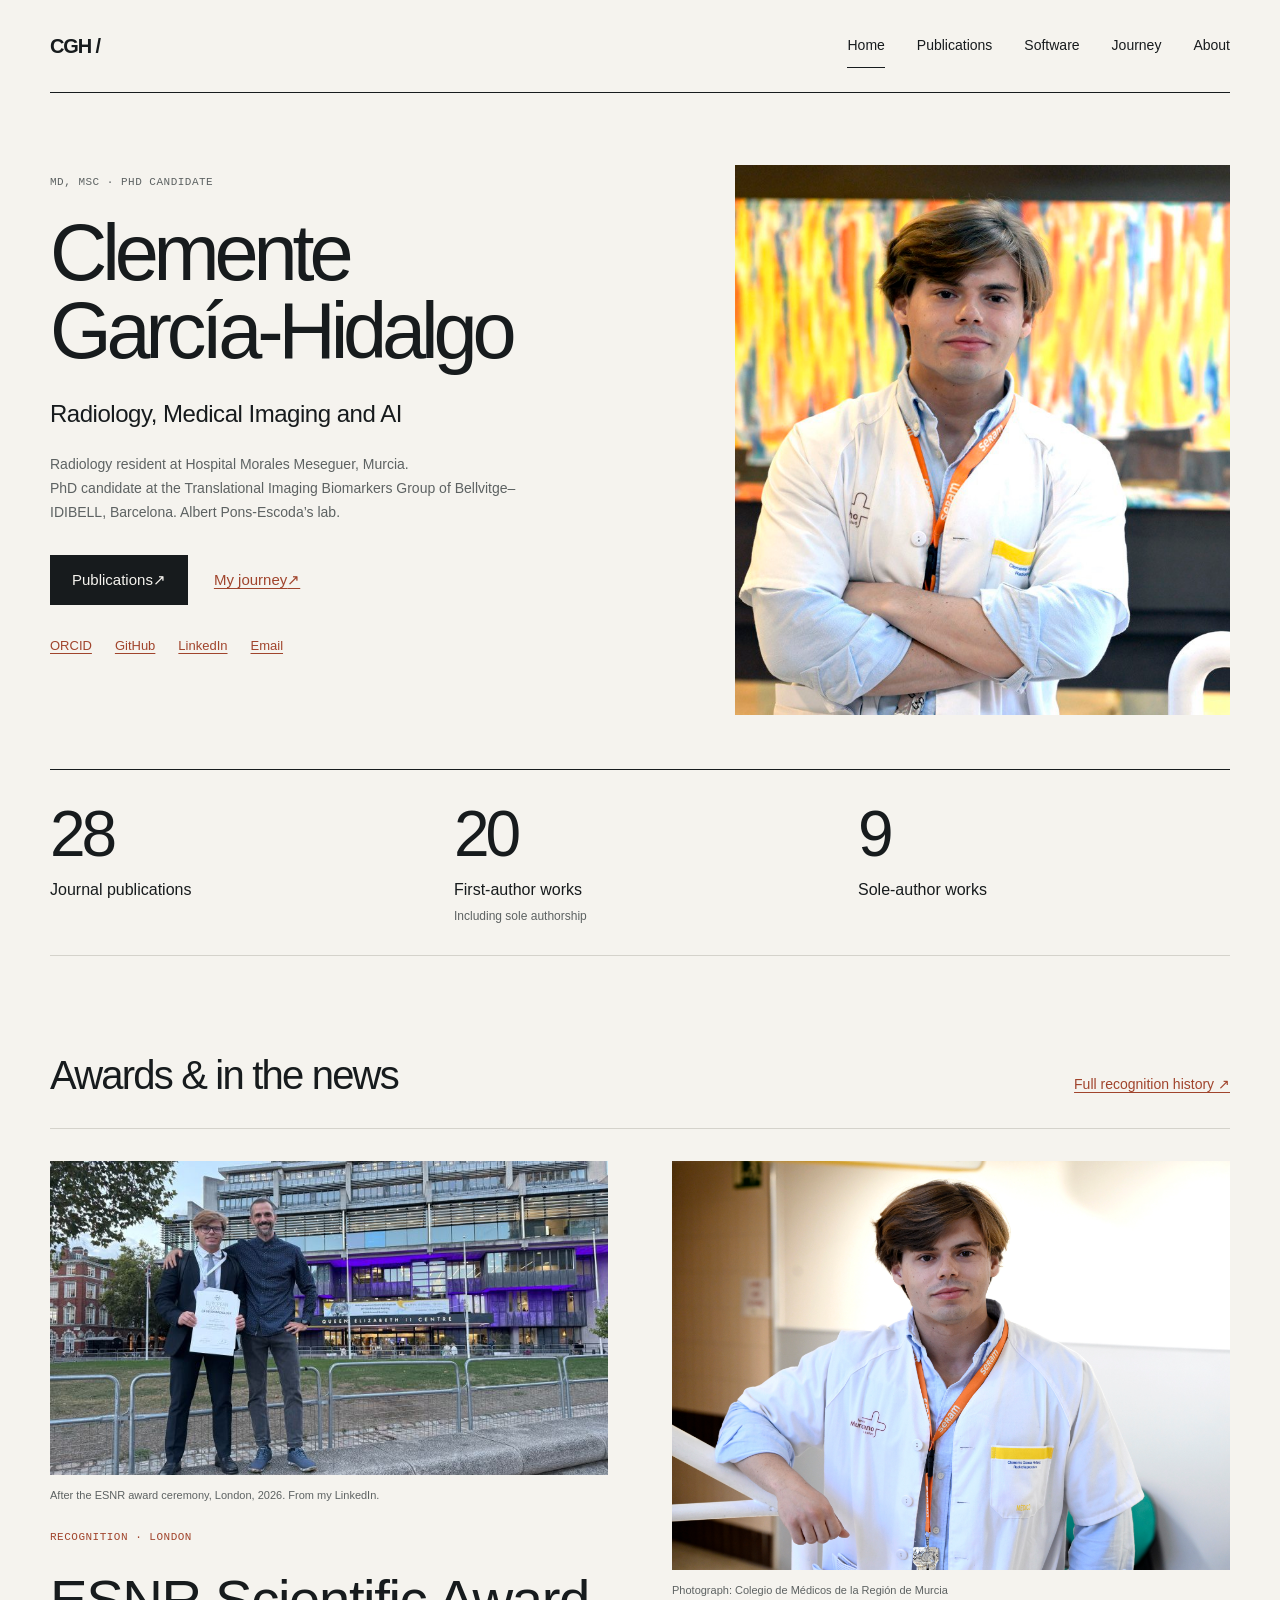
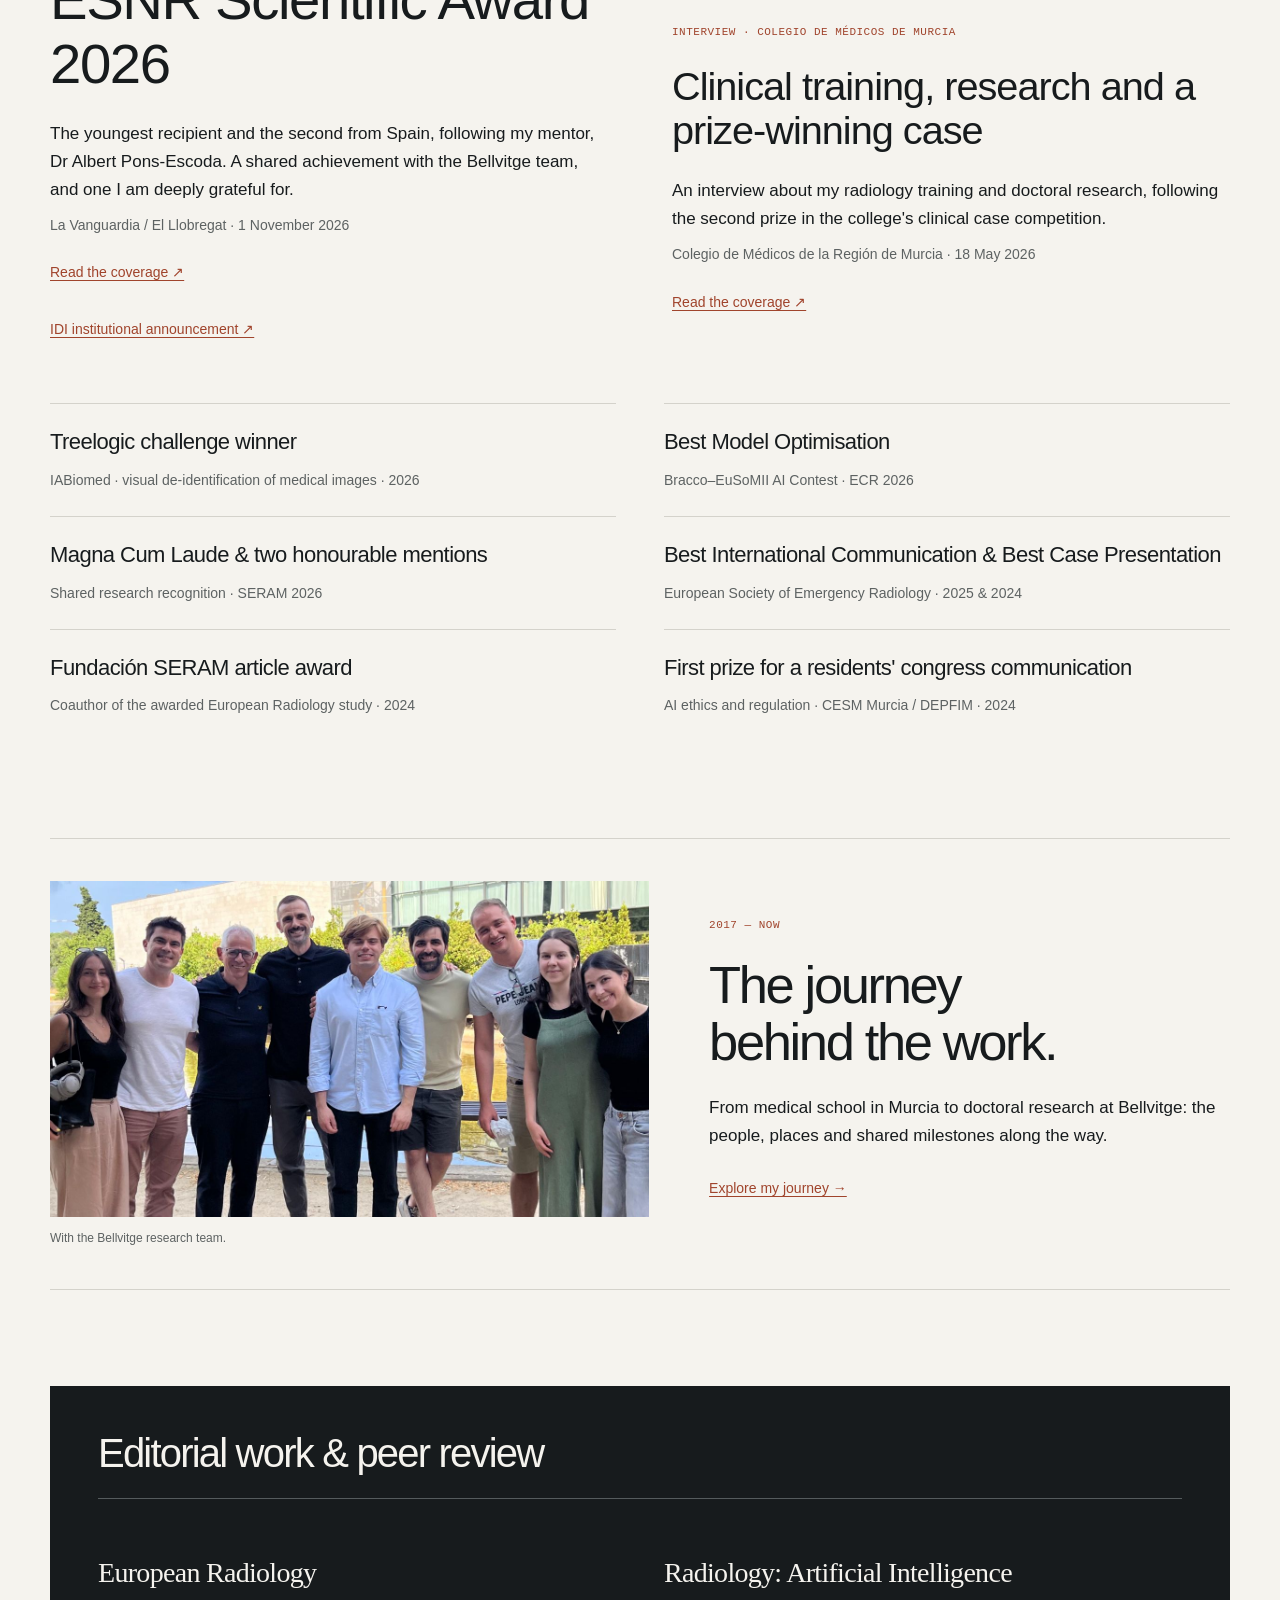
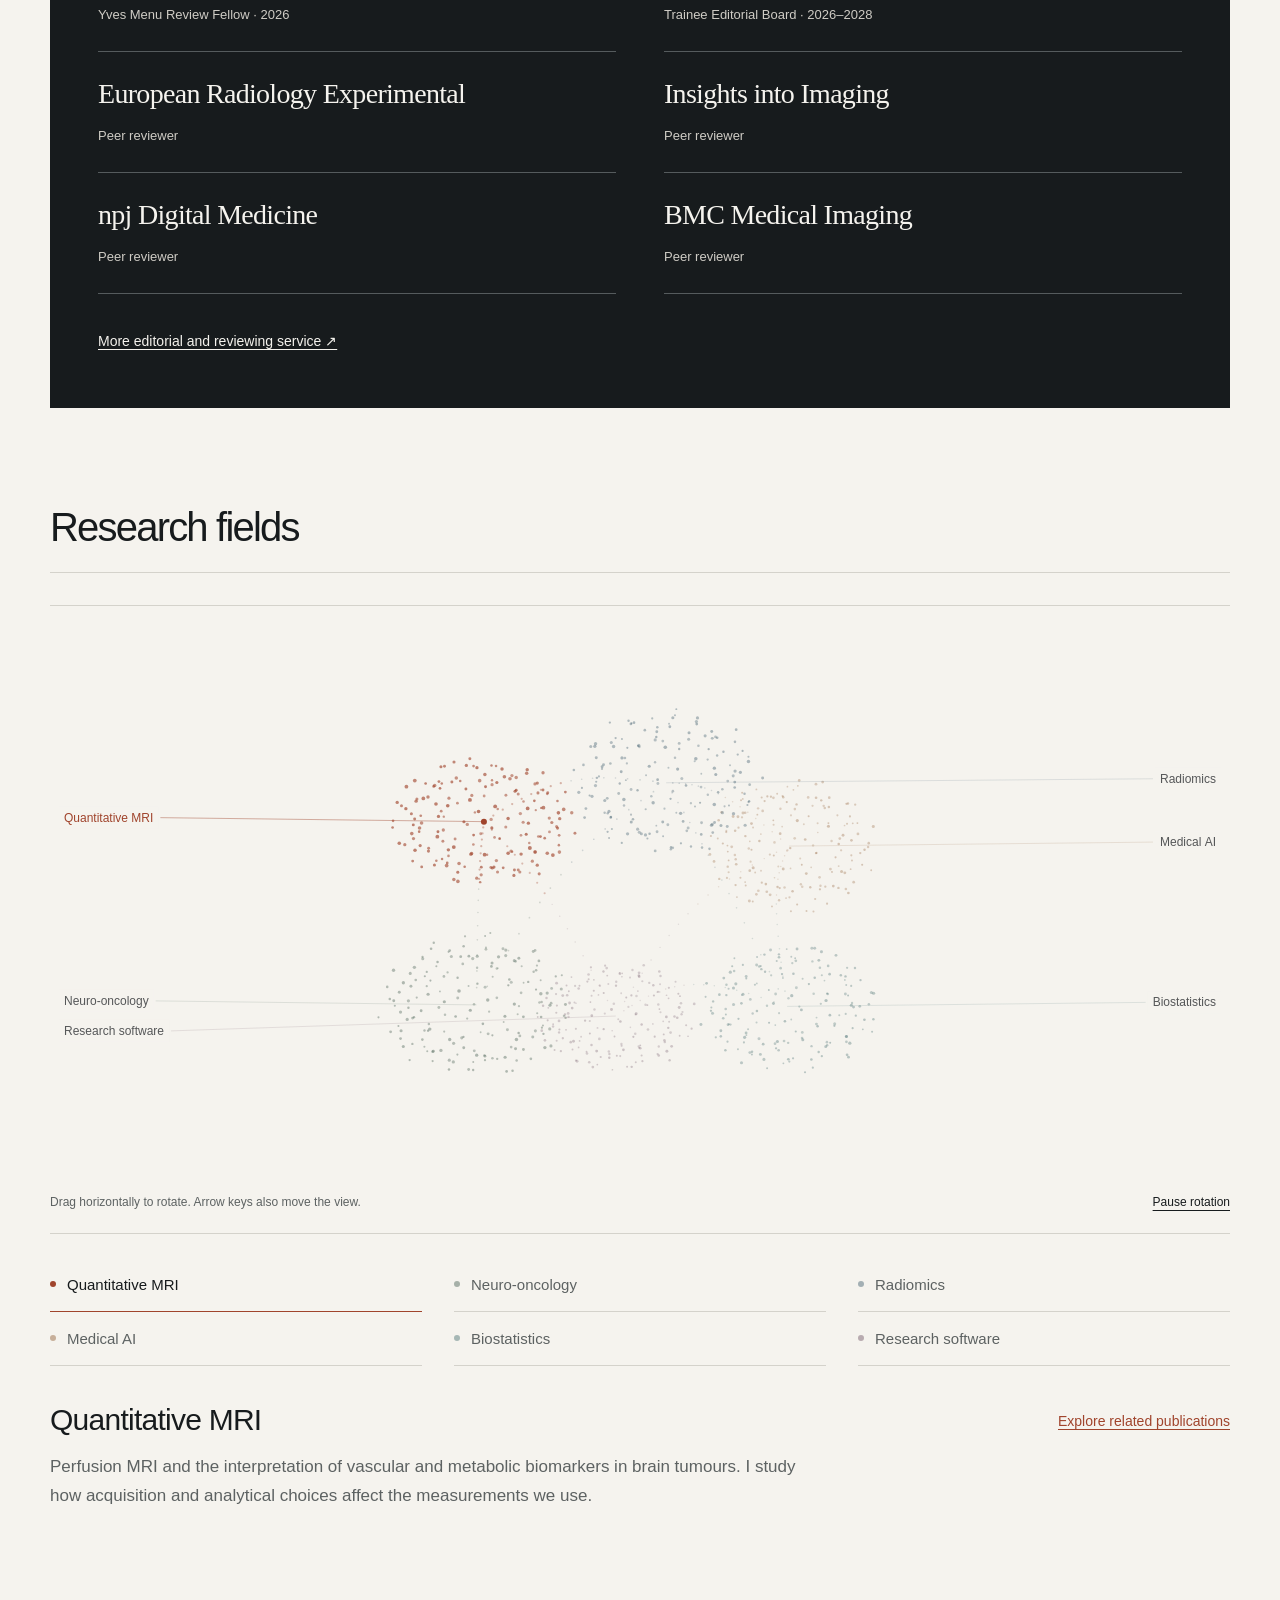
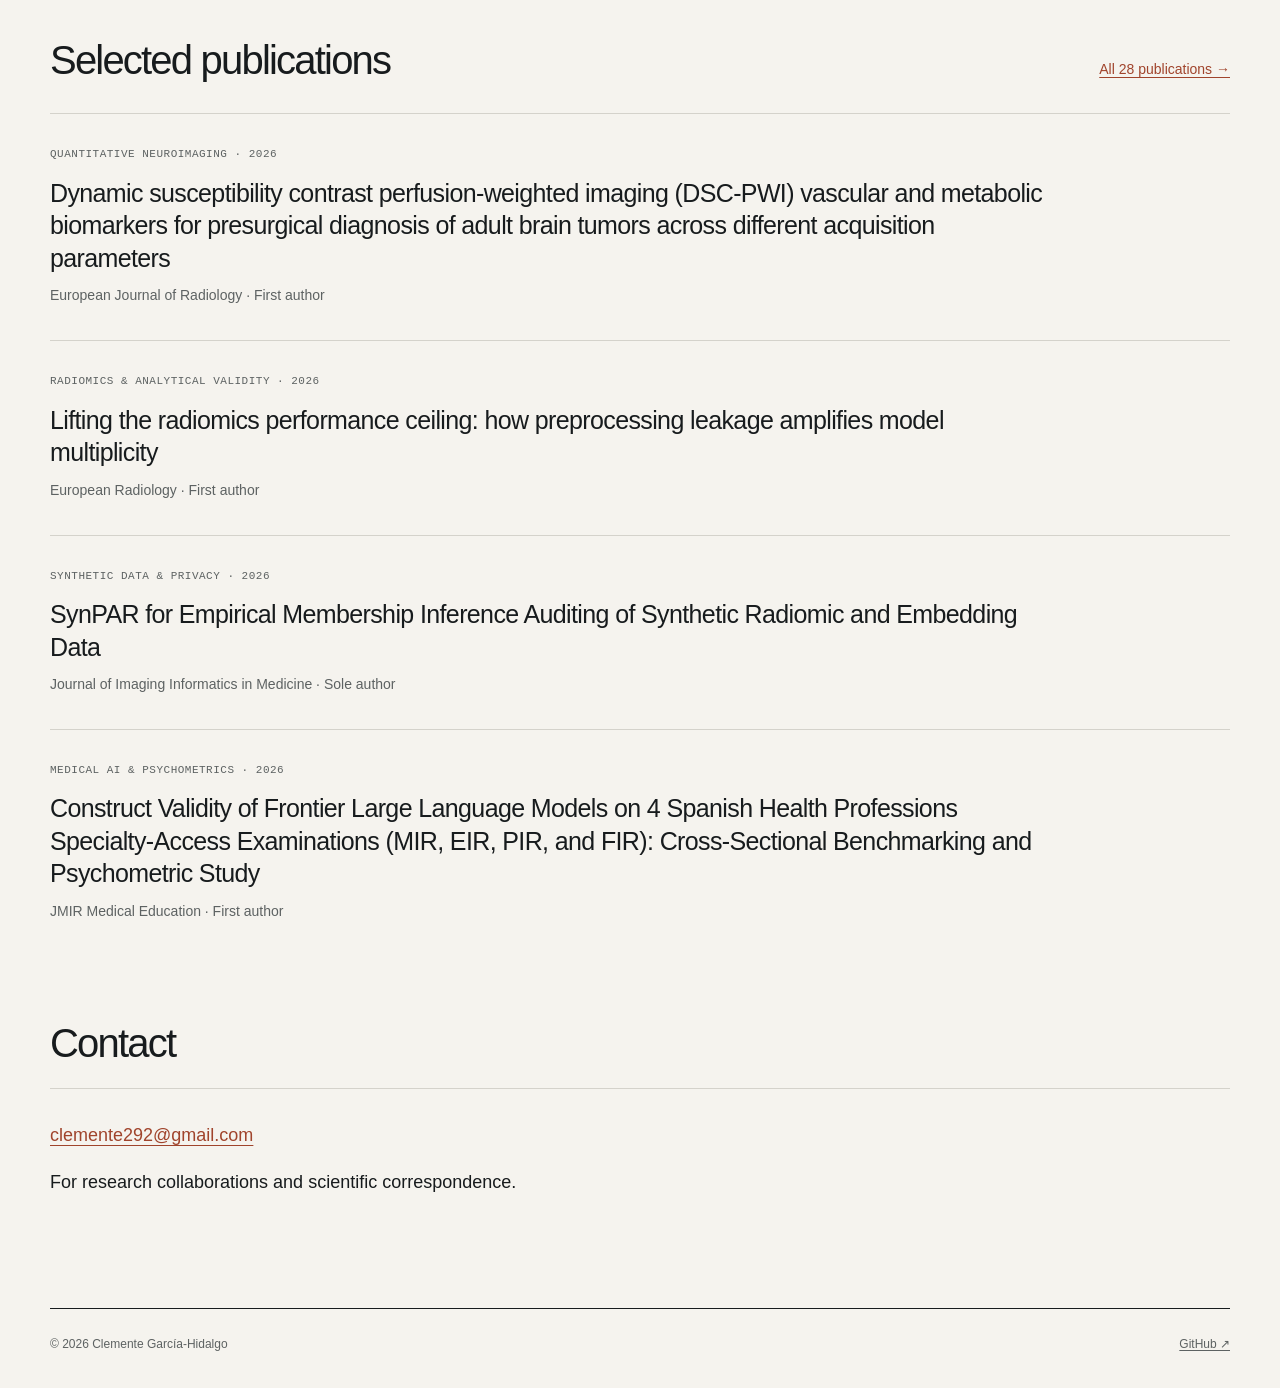
<file: index.html>
<!doctype html>
<html lang="en">
<head>
  <meta charset="utf-8">
  <meta name="viewport" content="width=device-width, initial-scale=1">
  <meta name="description" content="Clemente García-Hidalgo, MD, MSc. Radiology, medical imaging and AI. 28 journal publications; 20 first-author works.">
  <title>Radiology, Medical Imaging and AI · Clemente García-Hidalgo</title>
  <link rel="canonical" href="https://torkitor.github.io/">
  <meta property="og:title" content="Radiology, Medical Imaging and AI · Clemente García-Hidalgo">
  <meta property="og:description" content="Clemente García-Hidalgo, MD, MSc. Radiology, medical imaging and AI. 28 journal publications; 20 first-author works.">
  <meta property="og:type" content="website">
  <meta property="og:url" content="https://torkitor.github.io/">
  <meta property="og:image" content="https://torkitor.github.io/assets/portrait.jpg?v=20261112-r5">
  <link rel="icon" href="assets/favicon.svg" type="image/svg+xml">
  <link rel="stylesheet" href="assets/style.css?v=20261112-r5">
<link rel="stylesheet" href="assets/knowledge-cloud.css?v=20261112-r5"><script src="assets/knowledge-cloud.js?v=20261112-r5" defer></script>
</head>
<body>
  <a class="skip-link" href="#main">Skip to content</a>
  <div class="page">
    <header class="site-header"><a class="wordmark" href="./" aria-label="Clemente García-Hidalgo, home">CGH /</a><nav aria-label="Main navigation"><a href="./" aria-current="page">Home</a><a href="publications/">Publications</a><a href="software/">Software</a><a href="journey/">Journey</a><a href="about/">About</a></nav></header>
    <main id="main">
      <div class="hero">
        <div class="hero-copy">
          <p class="eyebrow">MD, MSc · PhD candidate</p>
          <h1>Clemente<br>García-Hidalgo</h1>
          <p class="subtitle">Radiology, Medical Imaging and AI</p>
          <p class="affiliation">Radiology resident at Hospital Morales Meseguer, Murcia.<br>PhD candidate at the Translational Imaging Biomarkers Group of Bellvitge–IDIBELL, Barcelona. Albert Pons-Escoda’s lab.</p>
          <div class="hero-actions"><a class="button" href="publications/">Publications <span aria-hidden="true">↗</span></a><a href="journey/">My journey <span aria-hidden="true">↗</span></a></div>
          <div class="links-row" aria-label="Professional profiles and contact"><a href="https://orcid.org/0009-0001-6672-2714">ORCID</a><a href="https://github.com/torkitor">GitHub</a><a href="https://www.linkedin.com/in/clementegarciahidalgo/">LinkedIn</a><a href="mailto:clemente292@gmail.com">Email</a></div>
        </div>
        <figure><img class="portrait" src="assets/portrait.jpg?v=20261112-r5" width="1280" height="853" fetchpriority="high" alt="Clemente García-Hidalgo"></figure>
      </div>

      <div class="metrics" aria-label="Publication record"><div class="metric" data-metric="publications"><strong>28</strong><span>Journal publications</span><small></small></div><div class="metric" data-metric="first"><strong>20</strong><span>First-author works</span><small>Including sole authorship</small></div><div class="metric" data-metric="sole"><strong>9</strong><span>Sole-author works</span><small></small></div></div>
      <section id="awards-news" aria-labelledby="awards-news-heading"><div class="section-heading"><h2 id="awards-news-heading">Awards &amp; in the news</h2><a href="about/#recognition">Full recognition history ↗</a></div><div class="press-grid"><article class="press-feature"><figure><img src="assets/journey/esnr-2026-04.jpg" width="800" height="450" loading="lazy" alt="Clemente holding his ESNR award certificate outside the Queen Elizabeth II Centre"><figcaption>After the ESNR award ceremony, London, 2026. From my LinkedIn.</figcaption></figure><p class="eyebrow">Recognition · London</p><h3><a href="https://www.lavanguardia.com/elllobregat/sociedad/20261101/11673413/investigacion-dirigida-bellvitge-recibe-premio-europeo-nuevos-biomarcadores-tumores-cerebrales.html">ESNR Scientific Award 2026</a></h3><p>The youngest recipient and the second from Spain, following my mentor, Dr Albert Pons-Escoda. A shared achievement with the Bellvitge team, and one I am deeply grateful for.</p><p class="meta">La Vanguardia / El Llobregat · 1 November 2026</p><div class="press-links"><a class="text-link" href="https://www.lavanguardia.com/elllobregat/sociedad/20261101/11673413/investigacion-dirigida-bellvitge-recibe-premio-europeo-nuevos-biomarcadores-tumores-cerebrales.html">Read the coverage ↗</a><a class="text-link" href="https://idi.gencat.cat/ca/actualitat/2026/esnr-premia-recerca-tumors-cerebrals">IDI institutional announcement ↗</a></div></article><article class="press-feature"><figure><img src="assets/news/commurcia-interview.jpg" width="4134" height="3031" loading="lazy" alt="Clemente García-Hidalgo in the interview published by the Colegio de Médicos de Murcia"><figcaption>Photograph: Colegio de Médicos de la Región de Murcia</figcaption></figure><p class="eyebrow">Interview · Colegio de Médicos de Murcia</p><h3><a href="https://commurcia.es/noticia?id=2235">Clinical training, research and a prize-winning case</a></h3><p>An interview about my radiology training and doctoral research, following the second prize in the college&#x27;s clinical case competition.</p><p class="meta">Colegio de Médicos de la Región de Murcia · 18 May 2026</p><div class="press-links"><a class="text-link" href="https://commurcia.es/noticia?id=2235">Read the coverage ↗</a></div></article></div><ul class="award-list"><li><h3><a href="https://iabiomed.org/hackathon-2026/">Treelogic challenge winner</a></h3><p>IABiomed · visual de-identification of medical images · 2026</p></li><li><h3><a href="https://www.linkedin.com/feed/update/urn:li:share:7438181015250055169/">Best Model Optimisation</a></h3><p>Bracco–EuSoMII AI Contest · ECR 2026</p></li><li><h3><a href="https://www.linkedin.com/feed/update/urn:li:activity:7472266018837544961/">Magna Cum Laude &amp; two honourable mentions</a></h3><p>Shared research recognition · SERAM 2026</p></li><li><h3><a href="https://www.linkedin.com/in/clementegarciahidalgo/details/honors/">Best International Communication &amp; Best Case Presentation</a></h3><p>European Society of Emergency Radiology · 2025 &amp; 2024</p></li><li><h3><a href="https://seram.es/premios/">Fundación SERAM article award</a></h3><p>Coauthor of the awarded European Radiology study · 2024</p></li><li><h3><a href="https://medicosdemurcia.com/noticia.asp?id=1892">First prize for a residents&#x27; congress communication</a></h3><p>AI ethics and regulation · CESM Murcia / DEPFIM · 2024</p></li></ul></section>
      <section class="journey-preview" aria-labelledby="journey-preview-heading">
        <figure><img src="assets/journey/tribio-phd-2026.jpg" width="1280" height="719" loading="lazy" alt="Clemente with colleagues from the Bellvitge research team"><figcaption>With the Bellvitge research team.</figcaption></figure>
        <div><p class="eyebrow">2017 — now</p><h2 id="journey-preview-heading">The journey<br>behind the work.</h2><p>From medical school in Murcia to doctoral research at Bellvitge: the people, places and shared milestones along the way.</p><a class="text-link" href="journey/">Explore my journey →</a></div>
      </section>
      <section class="editorial-feature" id="peer-review" aria-labelledby="peer-review-heading"><h2 id="peer-review-heading">Editorial work &amp; peer review</h2><div class="journal-grid"><article data-review-journal="European Radiology"><h3><a href="https://journals.myesr.org/eur-radiol/news/new-year-new-fellows-welcome-the-recipients-of-yves-menu-review-fellowships-2026/">European Radiology</a></h3><p class="journal-role">Yves Menu Review Fellow · 2026</p></article><article data-review-journal="Radiology: Artificial Intelligence"><h3><a href="https://radiologyai.substack.com/p/welcome-to-our-newest-trainee-editorial">Radiology: Artificial Intelligence</a></h3><p class="journal-role">Trainee Editorial Board · 2026–2028</p></article><article data-review-journal="European Radiology Experimental"><h3><a href="https://link.springer.com/journal/41747">European Radiology Experimental</a></h3><p class="journal-role">Peer reviewer</p></article><article data-review-journal="Insights into Imaging"><h3><a href="https://link.springer.com/journal/13244">Insights into Imaging</a></h3><p class="journal-role">Peer reviewer</p></article><article data-review-journal="npj Digital Medicine"><h3><a href="https://www.nature.com/npjdigitalmed/">npj Digital Medicine</a></h3><p class="journal-role">Peer reviewer</p></article><article data-review-journal="BMC Medical Imaging"><h3><a href="https://link.springer.com/journal/12880">BMC Medical Imaging</a></h3><p class="journal-role">Peer reviewer</p></article></div><a class="text-link" href="about/#peer-review">More editorial and reviewing service ↗</a></section>
      <section id="knowledge-map" aria-labelledby="knowledge-heading">
        <div class="section-heading"><h2 id="knowledge-heading">Research fields</h2></div>
        <div class="knowledge-stage" hidden><canvas id="knowledge-canvas" tabindex="0" role="img" aria-label="Interactive three-dimensional map of six research fields" aria-describedby="knowledge-help"></canvas><div class="knowledge-toolbar"><p id="knowledge-help">Drag horizontally to rotate. Arrow keys also move the view.</p><button id="knowledge-pause" type="button">Pause rotation</button></div></div>
        <div class="knowledge-fields" role="group" aria-label="Choose a research field" hidden><button type="button" data-field="mri">Quantitative MRI</button><button type="button" data-field="oncology">Neuro-oncology</button><button type="button" data-field="radiomics">Radiomics</button><button type="button" data-field="ai">Medical AI</button><button type="button" data-field="statistics">Biostatistics</button><button type="button" data-field="software">Research software</button></div>
        <div class="knowledge-selection" hidden><div id="knowledge-detail" aria-live="polite" aria-atomic="true"><h3>Quantitative MRI</h3><p>Perfusion imaging and the interpretation of vascular and metabolic biomarkers in brain tumours.</p></div><a id="knowledge-link" href="publications/?topic=Neuroimaging">Explore related publications</a></div>
        <div class="knowledge-fallback"><p>My work connects quantitative MRI and neuro-oncology with radiomics, medical AI, biostatistics and research software.</p><div class="links-row"><a href="publications/?topic=Neuroimaging">MRI &amp; neuro-oncology</a><a href="publications/?topic=Radiomics%20%26%20methods">Radiomics &amp; biostatistics</a><a href="publications/?topic=Medical%20AI">Medical AI</a><a href="software/">Research software</a></div></div>
      </section>
      <section aria-labelledby="selected-heading"><div class="section-heading"><h2 id="selected-heading">Selected publications</h2><a href="publications/">All 28 publications →</a></div><article class="entry"><p class="eyebrow">Quantitative neuroimaging · 2026</p><h3><a href="https://doi.org/10.1016/j.ejrad.2026.113218">Dynamic susceptibility contrast perfusion-weighted imaging (DSC-PWI) vascular and metabolic biomarkers for presurgical diagnosis of adult brain tumors across different acquisition parameters</a></h3><p class="meta">European Journal of Radiology · First author</p></article><article class="entry"><p class="eyebrow">Radiomics &amp; analytical validity · 2026</p><h3><a href="https://doi.org/10.1007/s00330-026-12932-7">Lifting the radiomics performance ceiling: how preprocessing leakage amplifies model multiplicity</a></h3><p class="meta">European Radiology · First author</p></article><article class="entry"><p class="eyebrow">Synthetic data &amp; privacy · 2026</p><h3><a href="https://doi.org/10.1007/s10278-026-02421-0">SynPAR for Empirical Membership Inference Auditing of Synthetic Radiomic and Embedding Data</a></h3><p class="meta">Journal of Imaging Informatics in Medicine · Sole author</p></article><article class="entry"><p class="eyebrow">Medical AI &amp; psychometrics · 2026</p><h3><a href="https://doi.org/10.2196/106199">Construct Validity of Frontier Large Language Models on 4 Spanish Health Professions Specialty-Access Examinations (MIR, EIR, PIR, and FIR): Cross-Sectional Benchmarking and Psychometric Study</a></h3><p class="meta">JMIR Medical Education · First author</p></article></section>
      <section class="contact" aria-labelledby="contact-heading"><h2 id="contact-heading">Contact</h2><p><a href="mailto:clemente292@gmail.com">clemente292@gmail.com</a></p><p>For research collaborations and scientific correspondence.</p></section>
    </main>
    <footer class="site-footer"><span>© 2026 Clemente García-Hidalgo</span><a href="https://github.com/torkitor">GitHub ↗</a></footer>
  </div>
</body>
</html>
</file>
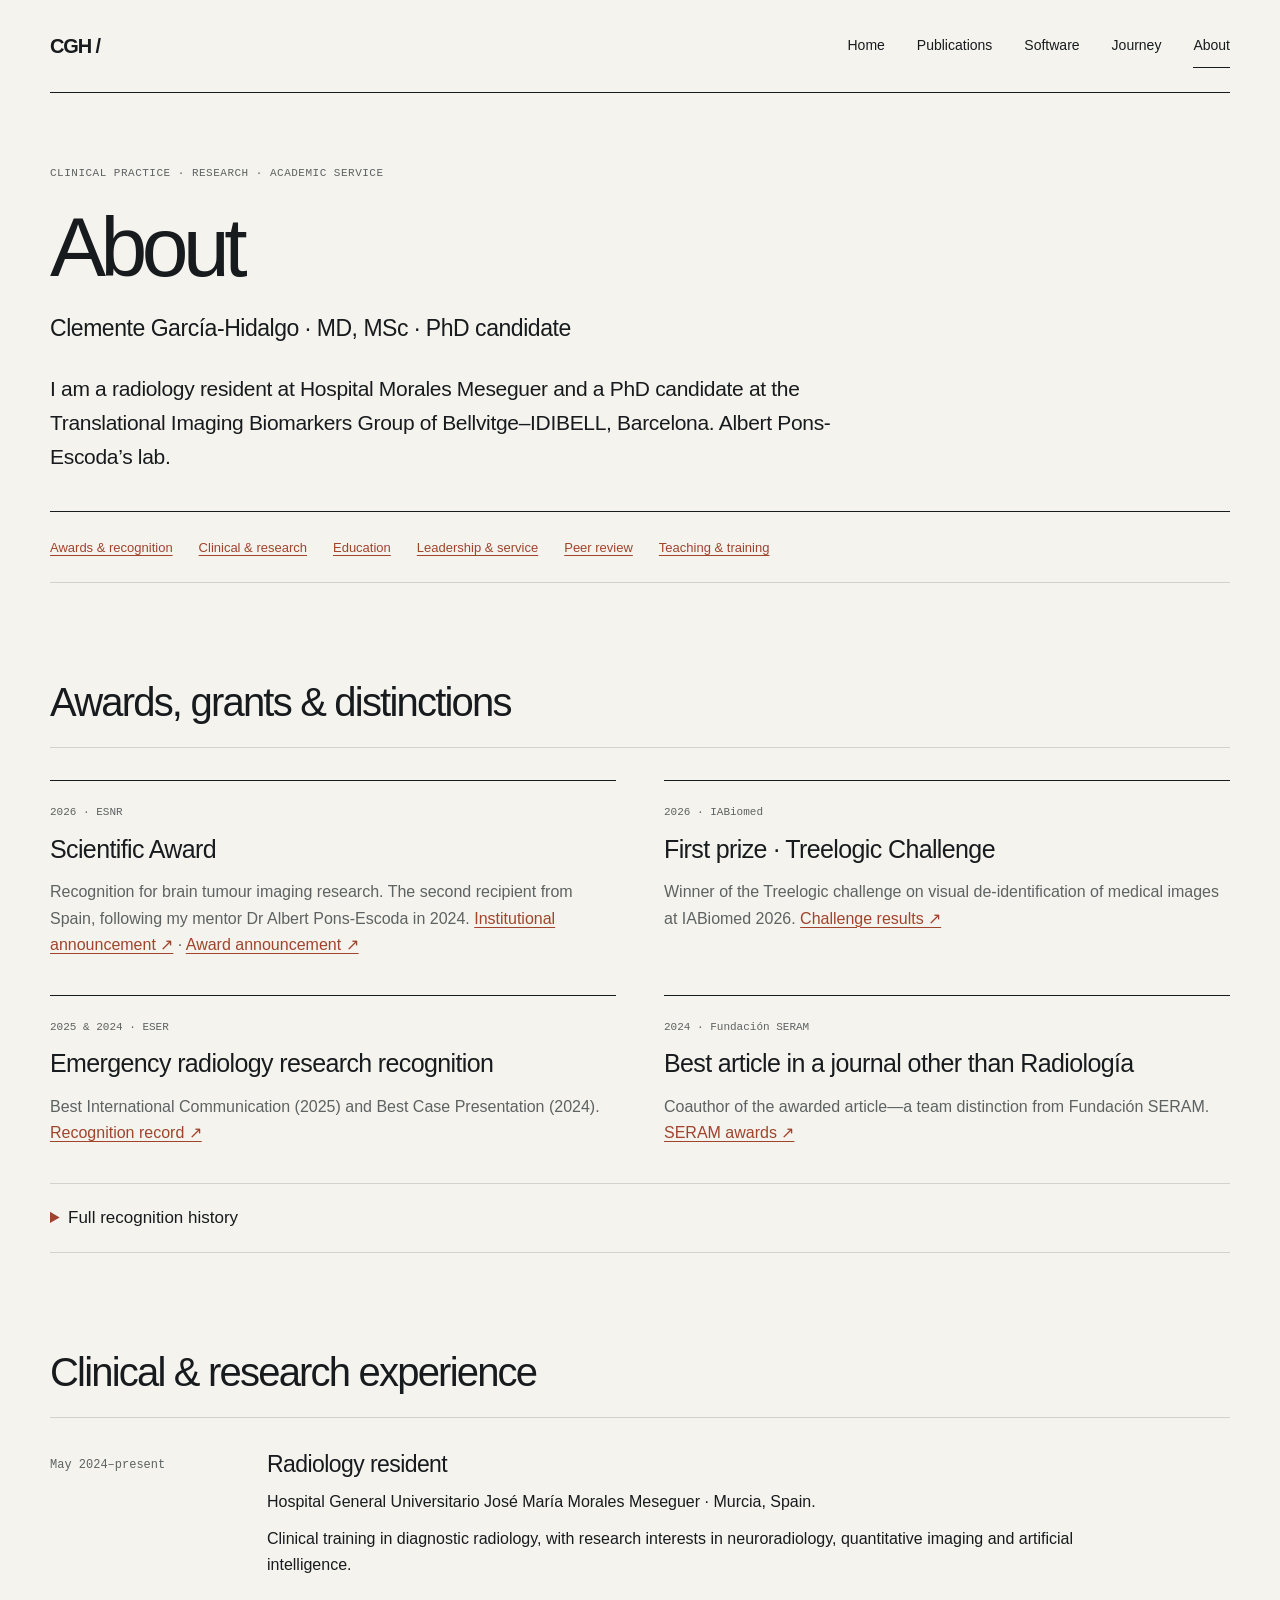
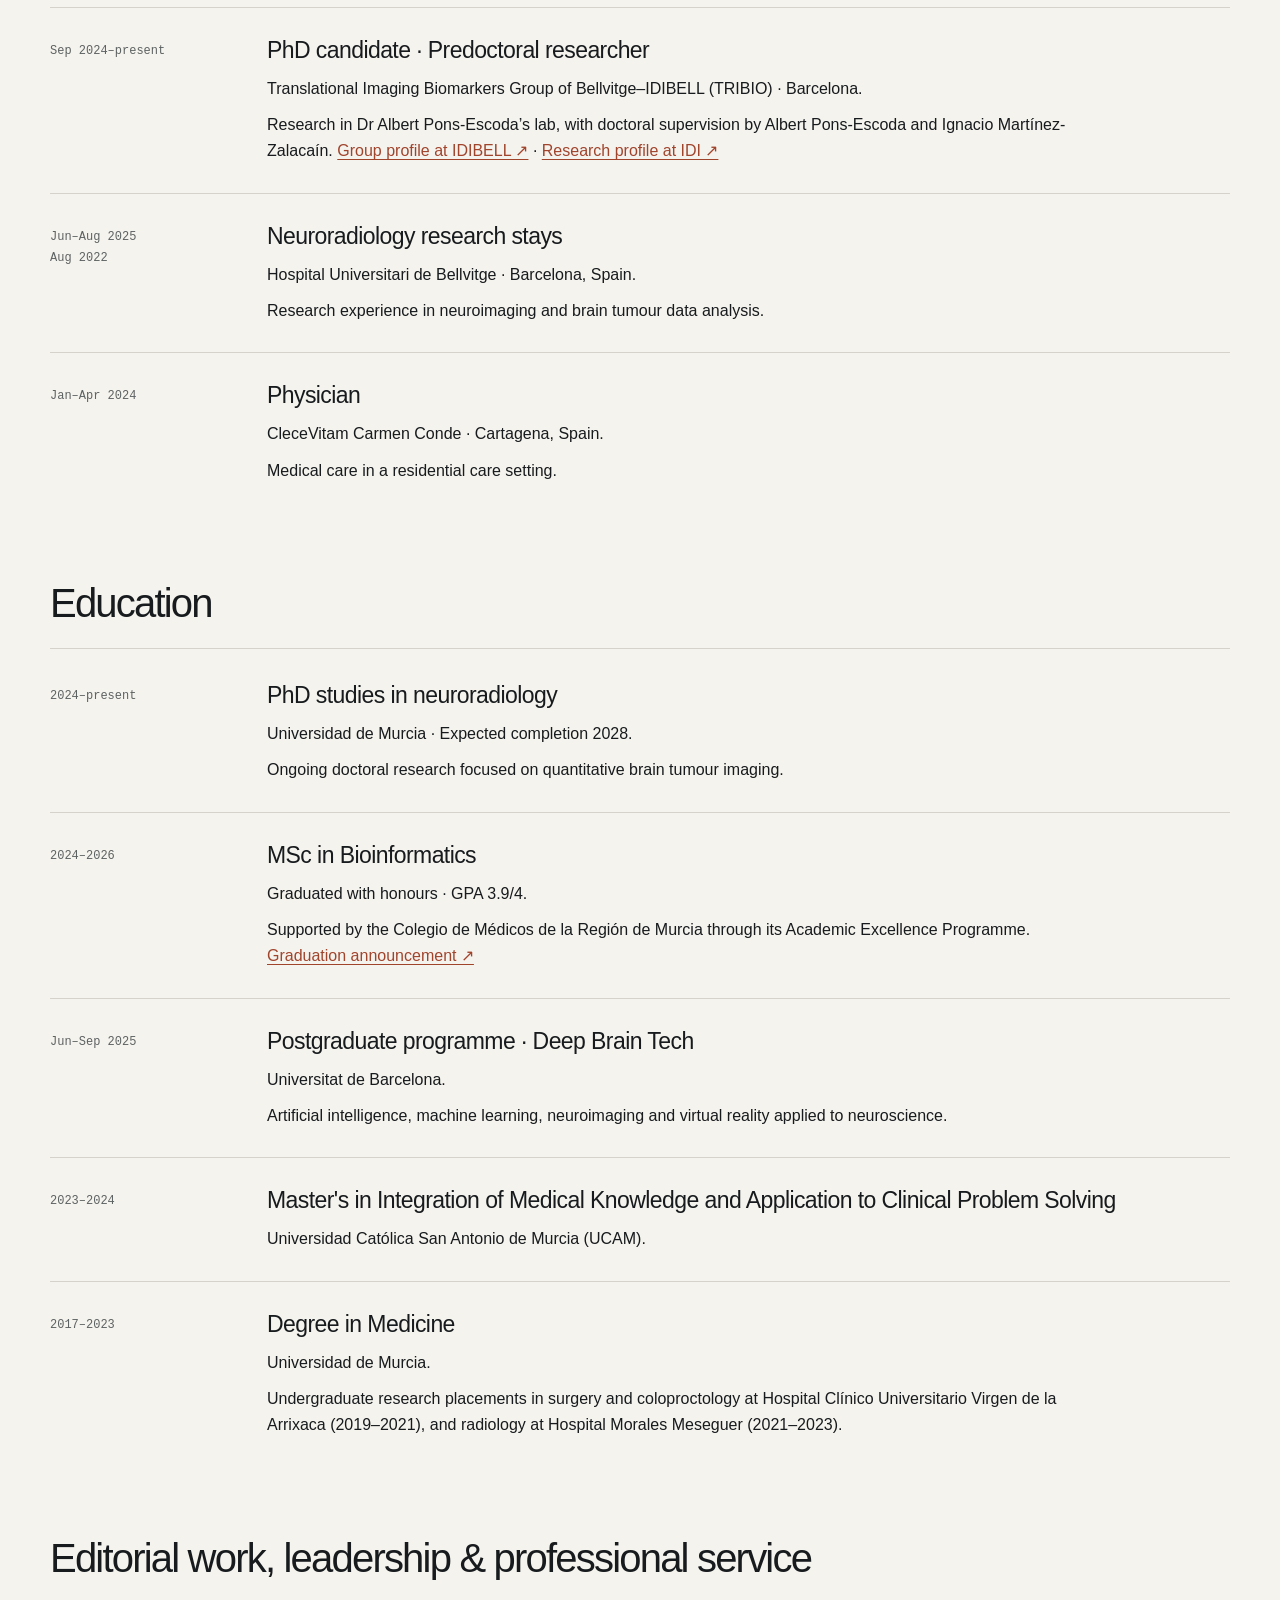
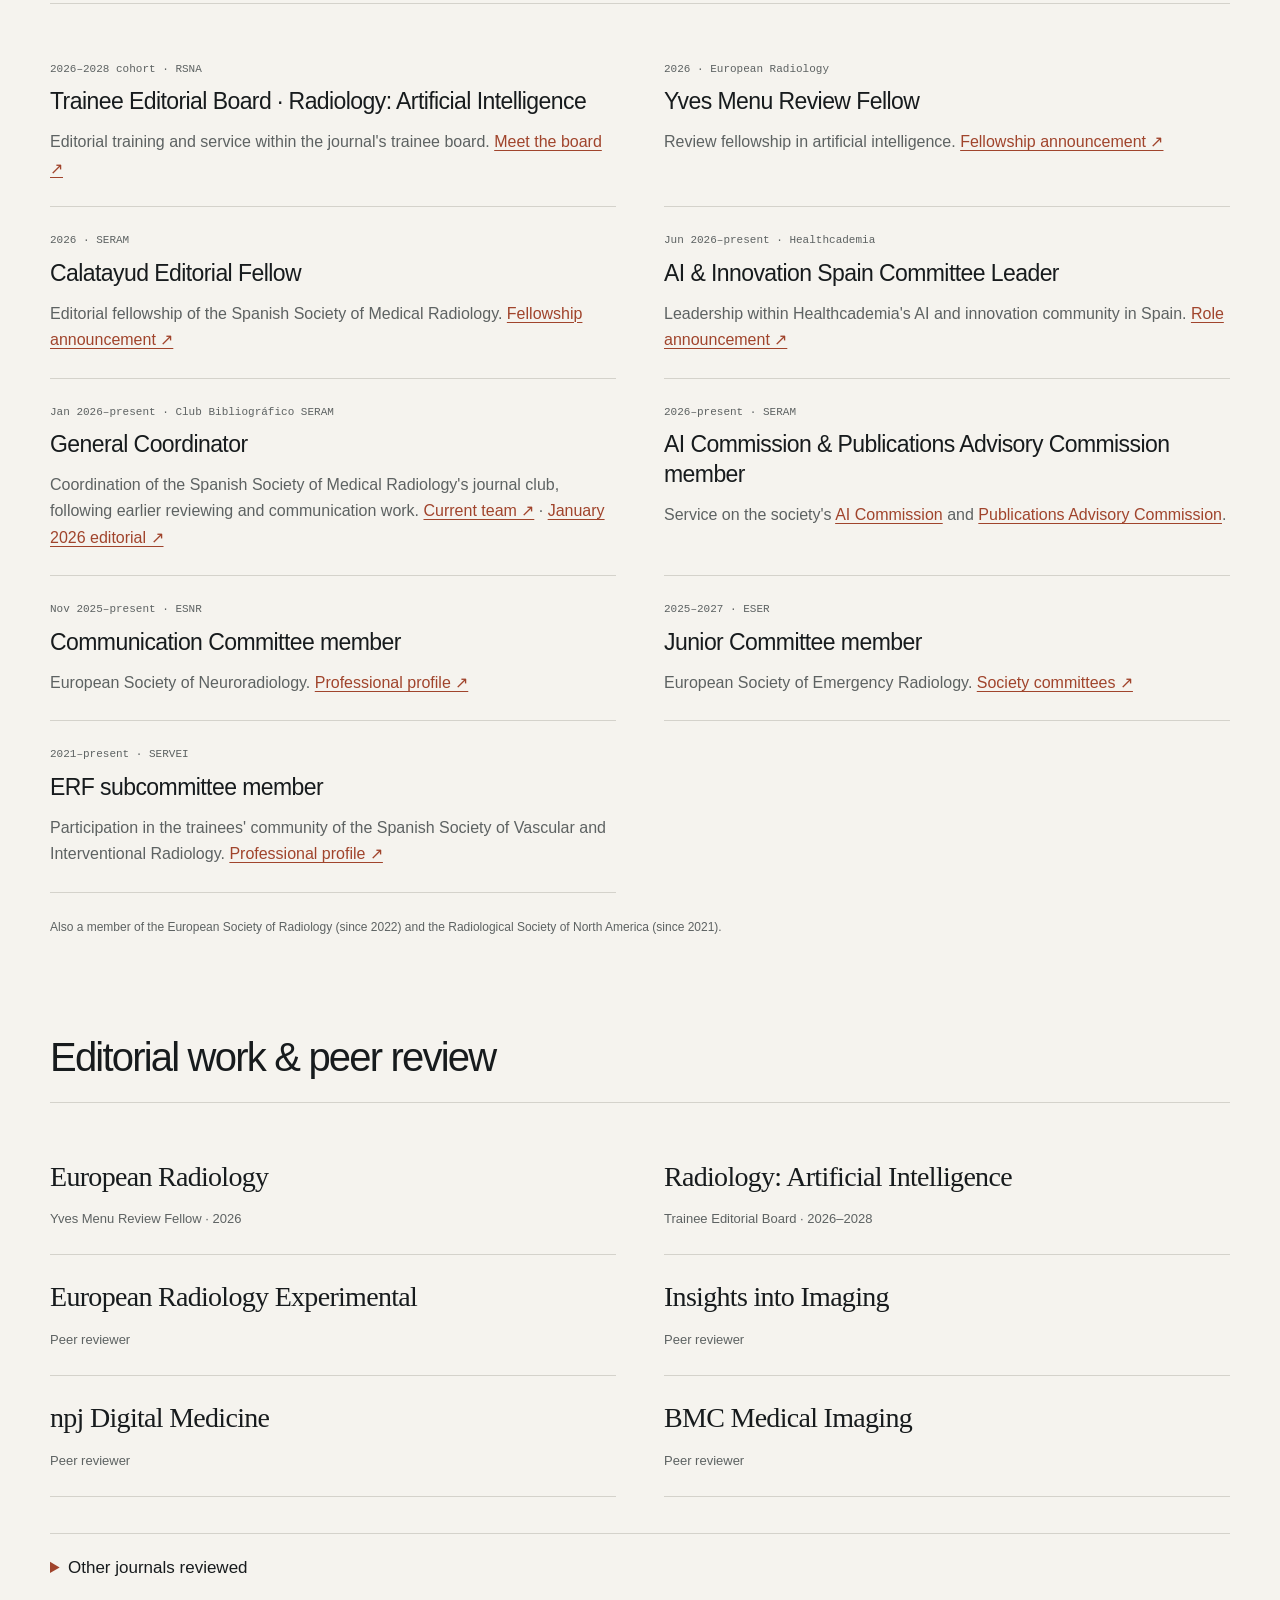
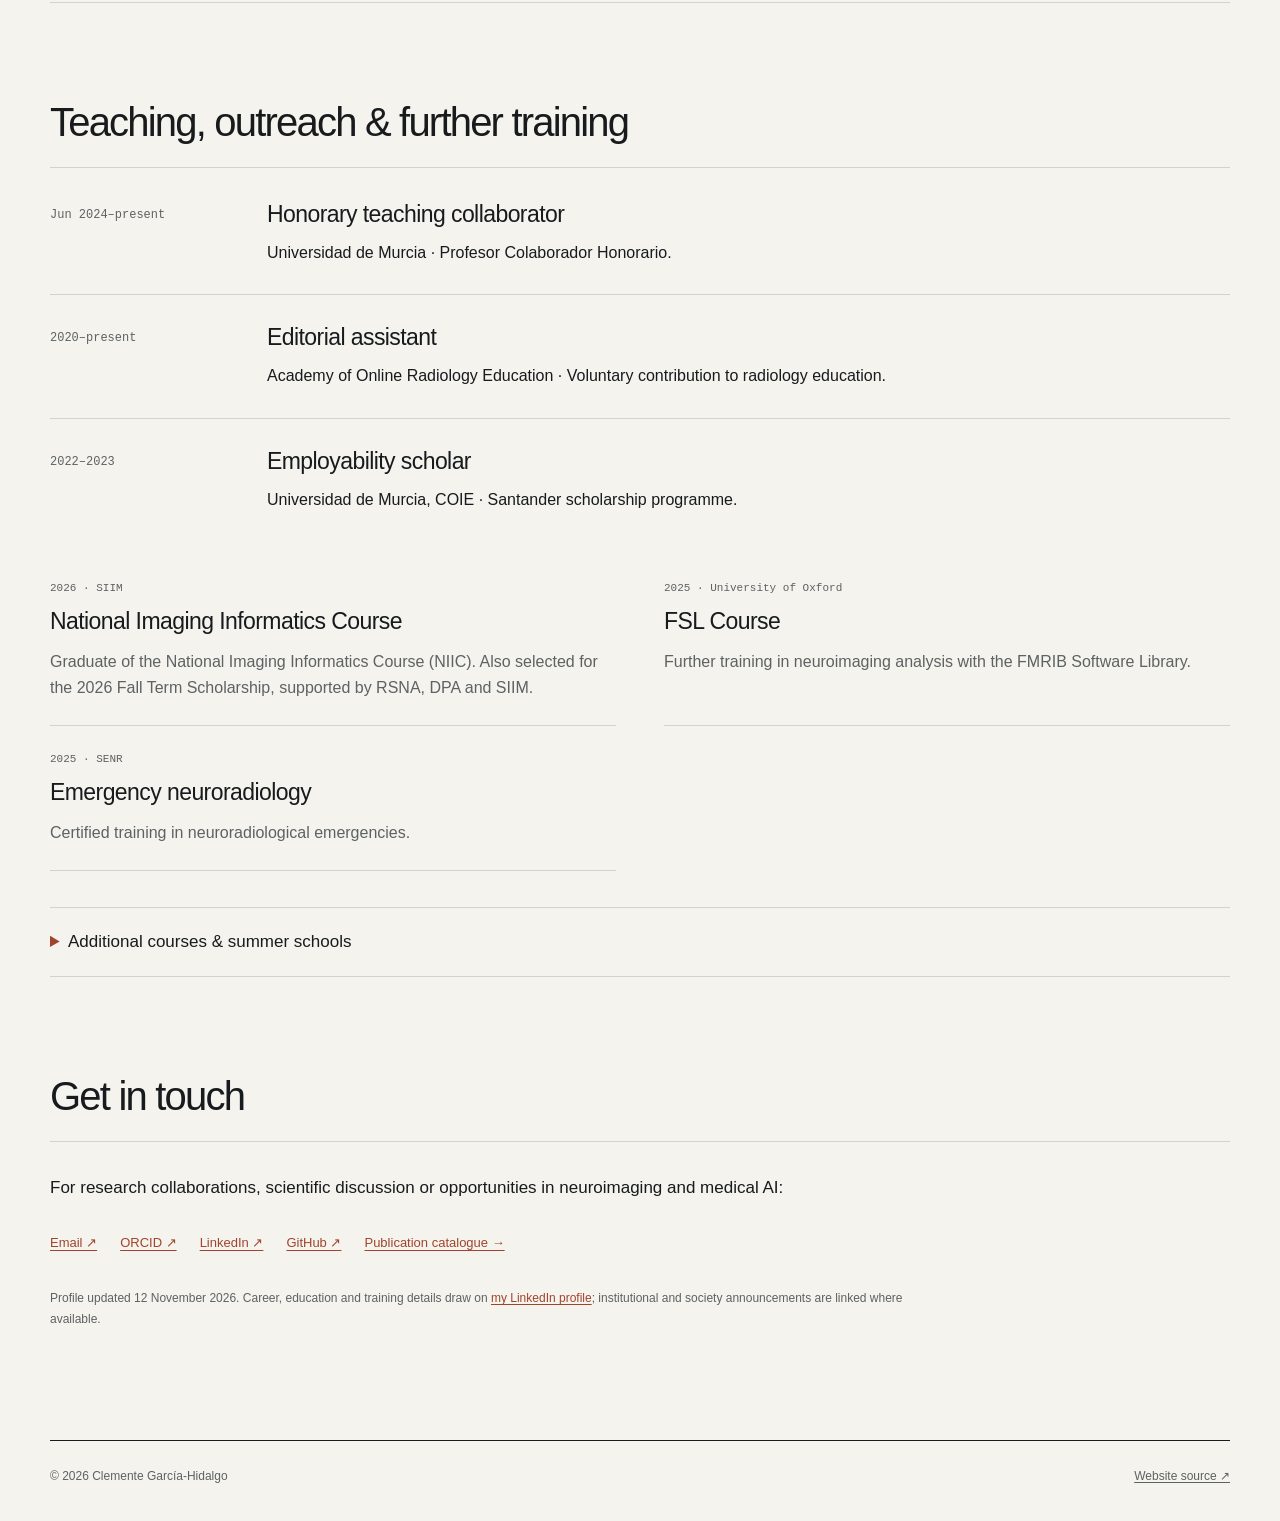
<file: about/index.html>
<!doctype html>
<html lang="en">
<head>
  <meta charset="utf-8">
  <meta name="viewport" content="width=device-width, initial-scale=1">
  <meta name="description" content="The clinical, research and academic background of Clemente García-Hidalgo: radiology, neuroimaging, bioinformatics and medical artificial intelligence.">
  <title>About · Clemente García-Hidalgo</title>
  <link rel="canonical" href="https://torkitor.github.io/about/">
  <link rel="icon" href="../assets/favicon.svg" type="image/svg+xml">
  <link rel="stylesheet" href="../assets/style.css?v=20261112-r5">
</head>
<body>
  <a class="skip-link" href="#main">Skip to content</a>
  <div class="page page-wide">
    <header class="site-header">
      <a class="wordmark" href="../" aria-label="Clemente García-Hidalgo, home">CGH /</a>
      <nav class="site-nav" aria-label="Main navigation">
        <a href="../">Home</a>
        <a href="../publications/">Publications</a>
        <a href="../software/">Software</a>
        <a href="../journey/">Journey</a>
        <a href="./" aria-current="page">About</a>
      </nav>
    </header>
    <main id="main">
      <div class="profile-intro">
        <p class="eyebrow">Clinical practice · Research · Academic service</p>
        <h1 class="page-title">About</h1>
        <p class="subtitle">Clemente García-Hidalgo · MD, MSc · PhD candidate</p>
        <p class="lead">I am a radiology resident at Hospital Morales Meseguer and a PhD candidate at the Translational Imaging Biomarkers Group of Bellvitge–IDIBELL, Barcelona. Albert Pons-Escoda’s lab.</p>
      </div>
      <nav class="jump-links" aria-label="On this page">
        <a href="#recognition">Awards &amp; recognition</a>
        <a href="#clinical-research">Clinical &amp; research</a>
        <a href="#education">Education</a>
        <a href="#leadership">Leadership &amp; service</a>
        <a href="#peer-review">Peer review</a>
        <a href="#teaching-training">Teaching &amp; training</a>
      </nav>

      <section id="recognition" aria-labelledby="recognition-heading">
        <h2 id="recognition-heading">Awards, grants &amp; distinctions</h2>
        <div class="recognition-grid">
          <article><p class="meta">2026 · ESNR</p><h3>Scientific Award</h3><p>Recognition for brain tumour imaging research. The second recipient from Spain, following my mentor Dr Albert Pons-Escoda in 2024. <a href="https://idi.gencat.cat/ca/actualitat/2026/esnr-premia-recerca-tumors-cerebrals">Institutional announcement ↗</a> · <a href="https://www.linkedin.com/feed/update/urn:li:ugcPost:7505622284875784192/">Award announcement ↗</a></p></article>
          <article><p class="meta">2026 · IABiomed</p><h3>First prize · Treelogic Challenge</h3><p>Winner of the Treelogic challenge on visual de-identification of medical images at IABiomed 2026. <a href="https://iabiomed.org/hackathon-2026/">Challenge results ↗</a></p></article>
          <article><p class="meta">2025 &amp; 2024 · ESER</p><h3>Emergency radiology research recognition</h3><p>Best International Communication (2025) and Best Case Presentation (2024). <a href="https://www.linkedin.com/in/clementegarciahidalgo/details/honors/">Recognition record ↗</a></p></article>
          <article><p class="meta">2024 · Fundación SERAM</p><h3>Best article in a journal other than Radiología</h3><p>Coauthor of the awarded article—a team distinction from Fundación SERAM. <a href="https://seram.es/premios/">SERAM awards ↗</a></p></article>
        </div>
        <details class="archive">
          <summary>Full recognition history</summary>
          <h3>2026</h3>
          <ul class="archive-list">
            <li><strong>ESNR Scientific Award.</strong> European Society of Neuroradiology.</li>
            <li><strong>First prize, Treelogic Challenge.</strong> IABiomed 2026.</li>
            <li><strong>Best Model Optimisation, Bracco / EuSoMII Agentic AI challenge.</strong> ECR 2026. <a href="https://www.linkedin.com/posts/paola-rinaldi-b8088014a_braccoimaging-ecr2026-raysofknowledge-activity-7444625278506782720-95We">Announcement ↗</a></li>
            <li><strong>Magna Cum Laude and two honourable mentions.</strong> SERAM conference distinctions for collaborative work across biotechnology, neuroradiology and emergency radiology; the Magna Cum Laude recognised the biotechnology work. <a href="https://www.linkedin.com/feed/update/urn:li:activity:7472266018837544961/">Team recognition ↗</a></li>
            <li><strong>Calatayud editorial fellowship.</strong> SERAM. <a href="https://www.linkedin.com/feed/update/urn:li:activity:7508098583976439808/">Fellowship announcement ↗</a></li>
            <li><strong>NIIC Fall Term Scholarship.</strong> National Imaging Informatics Course, supported by RSNA, DPA and SIIM. <a href="https://www.linkedin.com/feed/update/urn:li:activity:7504086426662297600/">Scholarship announcement ↗</a></li>
            <li><strong>Journal cover selection.</strong> Coauthored research featured on the cover of <em>Journal of Neuro-Oncology</em>, an editorial recognition. <a href="https://www.linkedin.com/feed/update/urn:li:activity:7470514842651738112/">Cover announcement ↗</a></li>
          </ul>
          <h3>2025</h3>
          <ul class="archive-list">
            <li><strong>Best International Communication.</strong> European Society of Emergency Radiology, presented at the joint SERAU–ESER meeting in Málaga. <a href="https://www.linkedin.com/feed/update/urn:li:activity:7379866020053692416/">Award announcement ↗</a> · <a href="https://congresoeser-serau.com/en/">Congress ↗</a></li>
            <li><strong>Young Cancer Researchers meeting scholarship.</strong> Asociación Española Contra el Cáncer (AECC), supporting attendance at the Encuentro de Jóvenes Investigadores en Cáncer in Calatayud. <a href="https://www.linkedin.com/feed/update/urn:li:activity:7315477353235722240/">Meeting scholarship ↗</a></li>
            <li><strong>Doctoral research fellowship, 2025–2026.</strong> Colegio Oficial de Médicos de la Región de Murcia, funding my PhD studies. <a href="https://www.linkedin.com/feed/update/urn:li:activity:7416549743373488128/">Fellowship announcement ↗</a></li>
            <li><strong>Santander–Fundación General CSIC training scholarship.</strong> Second consecutive cohort of the Good Scientific Practice course. <a href="https://www.linkedin.com/feed/update/urn:li:activity:7354883806589239297/">Scholarship announcement ↗</a></li>
          </ul>
          <h3>2024</h3>
          <ul class="archive-list">
            <li><strong>Best article in a journal other than Radiología.</strong> Fundación SERAM; coauthor of the awarded work.</li>
            <li><strong>Best Case Presentation.</strong> European Society of Emergency Radiology.</li>
            <li><strong>First prize, best communication.</strong> CESM Murcia / DEPFIM residents' congress, for work on AI ethics and regulation. The prize included a partial scholarship. <a href="https://medicosdemurcia.com/noticia.asp?id=1892">CESM interview ↗</a></li>
            <li><strong>Best work.</strong> VIII Medical Education Meeting, Centro de Estudios Médicos.</li>
            <li><strong>Best clinical case.</strong> Murcia Head and Neck Tumour Society.</li>
            <li><strong>Santander–Fundación General CSIC training scholarship.</strong> Good Scientific Practice course for doctoral researchers. <a href="https://www.linkedin.com/feed/update/urn:li:share:7226522297547821056/">Scholarship announcement ↗</a></li>
          </ul>
          <h3>2023</h3>
          <ul class="archive-list">
            <li><strong>Best medical undergraduate thesis and associated scholarship.</strong> Encuentro TF.</li>
            <li><strong>Santander–COIE employability scholarship.</strong> Universidad de Murcia, 2022–2023.</li>
            <li><strong>Best communication.</strong> National Medical Education Meeting.</li>
            <li><strong>Best communication.</strong> First National APURF Congress (Association of University Professors of Radiology and Physical Medicine).</li>
          </ul>
          <h3>2022</h3>
          <ul class="archive-list">
            <li><strong>Accésit, entrepreneurial talent and business creation award, Medicine category.</strong> Haptic Brain project.</li>
            <li><strong>Santander scholarship.</strong> Rural and social healthcare placement.</li>
            <li><strong>EUniWell summer school scholarship.</strong> Universidad de Murcia; Leiden University programme.</li>
          </ul>
          <h3>2021</h3>
          <ul class="archive-list">
            <li><strong>Second prize, best communication.</strong> SERAM International Radiology Congress for Medical Students.</li>
            <li><strong>Third prize, poster.</strong> X Biomedical Research Congress, Universitat de València.</li>
          </ul>
          <h3>2018</h3>
          <ul class="archive-list">
            <li><strong>Scholarship.</strong> XIX Eladio Viñuela School of Molecular Biology, Universidad Internacional Menéndez Pelayo (UIMP).</li>
          </ul>
          <h3>2017</h3>
          <ul class="archive-list">
            <li><strong>Accésit.</strong> XXII Regional Chemistry Olympiad, Universidad de Murcia.</li>
            <li><strong>Erasmus+ Health Factor scholarship.</strong> Turin, Italy.</li>
            <li><strong>Ortega y Gasset scholarship.</strong> Universidad Internacional Menéndez Pelayo.</li>
            <li><strong>Scholarship for talented incoming students.</strong> Universidad de Murcia.</li>
            <li><strong>Matrícula de Honor.</strong> Spanish upper-secondary education (Bachillerato).</li>
          </ul>
          <h3>Additional clinical distinction</h3>
          <ul class="archive-list"><li><strong>Second prize, VI Certamen de Casos Clínicos MIR.</strong> Colegio de Médicos de la Región de Murcia, for a gastropulmonary fistula case with Cristina Serrano Cortés and Manuel Carpio Salmerón. <a href="https://commurcia.es/noticia?id=2235">College announcement ↗</a></li></ul>
          <p class="source-note">This archive includes research awards, grants and academic distinctions recorded on <a href="https://www.linkedin.com/in/clementegarciahidalgo/details/honors/">my professional profile</a>, supplemented by the announcements linked above. The thesis prize and its associated scholarship are presented together.</p>
        </details>
      </section>

      <section id="clinical-research" aria-labelledby="clinical-heading">
        <h2 id="clinical-heading">Clinical &amp; research experience</h2>
        <div class="timeline">
          <article class="timeline-item">
            <p class="period">May 2024–present</p>
            <div><h3>Radiology resident</h3><p>Hospital General Universitario José María Morales Meseguer · Murcia, Spain.</p><p>Clinical training in diagnostic radiology, with research interests in neuroradiology, quantitative imaging and artificial intelligence.</p></div>
          </article>
          <article class="timeline-item">
            <p class="period">Sep 2024–present</p>
            <div><h3>PhD candidate · Predoctoral researcher</h3><p>Translational Imaging Biomarkers Group of Bellvitge–IDIBELL (TRIBIO) · Barcelona.</p><p>Research in Dr Albert Pons-Escoda’s lab, with doctoral supervision by Albert Pons-Escoda and Ignacio Martínez-Zalacaín. <a href="https://idibell.cat/en/research/translational-medicine-area/digestive-system-diagnostics-pharmacogenetics-care-support-and-clinical-prevention-program-2/bellvitge-translational-imaging-biomarkers-group-tribio/">Group profile at IDIBELL ↗</a> · <a href="https://idi.gencat.cat/ca/actualitat/2026/esnr-premia-recerca-tumors-cerebrals">Research profile at IDI ↗</a></p></div>
          </article>
          <article class="timeline-item">
            <p class="period">Jun–Aug 2025<br>Aug 2022</p>
            <div><h3>Neuroradiology research stays</h3><p>Hospital Universitari de Bellvitge · Barcelona, Spain.</p><p>Research experience in neuroimaging and brain tumour data analysis.</p></div>
          </article>
          <article class="timeline-item">
            <p class="period">Jan–Apr 2024</p>
            <div><h3>Physician</h3><p>CleceVitam Carmen Conde · Cartagena, Spain.</p><p>Medical care in a residential care setting.</p></div>
          </article>
        </div>
      </section>

      <section id="education" aria-labelledby="education-heading">
        <h2 id="education-heading">Education</h2>
        <div class="timeline">
          <article class="timeline-item">
            <p class="period">2024–present</p>
            <div><h3>PhD studies in neuroradiology</h3><p>Universidad de Murcia · Expected completion 2028.</p><p>Ongoing doctoral research focused on quantitative brain tumour imaging.</p></div>
          </article>
          <article class="timeline-item">
            <p class="period">2024–2026</p>
            <div><h3>MSc in Bioinformatics</h3><p>Graduated with honours · GPA 3.9/4.</p><p>Supported by the Colegio de Médicos de la Región de Murcia through its Academic Excellence Programme. <a href="https://www.linkedin.com/feed/update/urn:li:activity:7449389839491354624/">Graduation announcement ↗</a></p></div>
          </article>
          <article class="timeline-item">
            <p class="period">Jun–Sep 2025</p>
            <div><h3>Postgraduate programme · Deep Brain Tech</h3><p>Universitat de Barcelona.</p><p>Artificial intelligence, machine learning, neuroimaging and virtual reality applied to neuroscience.</p></div>
          </article>
          <article class="timeline-item">
            <p class="period">2023–2024</p>
            <div><h3>Master's in Integration of Medical Knowledge and Application to Clinical Problem Solving</h3><p>Universidad Católica San Antonio de Murcia (UCAM).</p></div>
          </article>
          <article class="timeline-item">
            <p class="period">2017–2023</p>
            <div><h3>Degree in Medicine</h3><p>Universidad de Murcia.</p><p>Undergraduate research placements in surgery and coloproctology at Hospital Clínico Universitario Virgen de la Arrixaca (2019–2021), and radiology at Hospital Morales Meseguer (2021–2023).</p></div>
          </article>
        </div>
      </section>

      <section id="leadership" aria-labelledby="leadership-heading">
        <h2 id="leadership-heading">Editorial work, leadership &amp; professional service</h2>
        <div class="role-list">
          <article><p class="meta">2026–2028 cohort · RSNA</p><h3>Trainee Editorial Board · Radiology: Artificial Intelligence</h3><p>Editorial training and service within the journal's trainee board. <a href="https://radiologyai.substack.com/p/welcome-to-our-newest-trainee-editorial">Meet the board ↗</a></p></article>
          <article><p class="meta">2026 · European Radiology</p><h3>Yves Menu Review Fellow</h3><p>Review fellowship in artificial intelligence. <a href="https://journals.myesr.org/eur-radiol/news/new-year-new-fellows-welcome-the-recipients-of-yves-menu-review-fellowships-2026/">Fellowship announcement ↗</a></p></article>
          <article><p class="meta">2026 · SERAM</p><h3>Calatayud Editorial Fellow</h3><p>Editorial fellowship of the Spanish Society of Medical Radiology. <a href="https://www.linkedin.com/feed/update/urn:li:activity:7508098583976439808/">Fellowship announcement ↗</a></p></article>
          <article><p class="meta">Jun 2026–present · Healthcademia</p><h3>AI &amp; Innovation Spain Committee Leader</h3><p>Leadership within Healthcademia's AI and innovation community in Spain. <a href="https://www.linkedin.com/feed/update/urn:li:activity:7523342420038672384/">Role announcement ↗</a></p></article>
          <article><p class="meta">Jan 2026–present · Club Bibliográfico SERAM</p><h3>General Coordinator</h3><p>Coordination of the Spanish Society of Medical Radiology's journal club, following earlier reviewing and communication work. <a href="https://cbseram.com/quienes-somos/">Current team ↗</a> · <a href="https://cbseram.com/2026/01/30/editorial-enero-2026/">January 2026 editorial ↗</a></p></article>
          <article><p class="meta">2026–present · SERAM</p><h3>AI Commission &amp; Publications Advisory Commission member</h3><p>Service on the society's <a href="https://seram.es/comisiones/comision-ia/">AI Commission</a> and <a href="https://seram.es/comisiones-asesoras/comision-de-publicaciones/">Publications Advisory Commission</a>.</p></article>
          <article><p class="meta">Nov 2025–present · ESNR</p><h3>Communication Committee member</h3><p>European Society of Neuroradiology. <a href="https://www.linkedin.com/in/clementegarciahidalgo/details/experience/">Professional profile ↗</a></p></article>
          <article><p class="meta">2025–2027 · ESER</p><h3>Junior Committee member</h3><p>European Society of Emergency Radiology. <a href="https://www.eser-society.org/society/committees/">Society committees ↗</a></p></article>
          <article><p class="meta">2021–present · SERVEI</p><h3>ERF subcommittee member</h3><p>Participation in the trainees' community of the Spanish Society of Vascular and Interventional Radiology. <a href="https://www.linkedin.com/in/clementegarciahidalgo/details/organizations/">Professional profile ↗</a></p></article>
        </div>
        <p class="source-note">Also a member of the European Society of Radiology (since 2022) and the Radiological Society of North America (since 2021).</p>
      </section>

      <!-- PEER REVIEW START -->
      <section class="editorial-profile" id="peer-review" aria-labelledby="peer-review-heading"><h2 id="peer-review-heading">Editorial work &amp; peer review</h2><div class="journal-grid"><article data-review-journal="European Radiology"><h3><a href="https://journals.myesr.org/eur-radiol/news/new-year-new-fellows-welcome-the-recipients-of-yves-menu-review-fellowships-2026/">European Radiology</a></h3><p class="journal-role">Yves Menu Review Fellow · 2026</p></article><article data-review-journal="Radiology: Artificial Intelligence"><h3><a href="https://radiologyai.substack.com/p/welcome-to-our-newest-trainee-editorial">Radiology: Artificial Intelligence</a></h3><p class="journal-role">Trainee Editorial Board · 2026–2028</p></article><article data-review-journal="European Radiology Experimental"><h3><a href="https://link.springer.com/journal/41747">European Radiology Experimental</a></h3><p class="journal-role">Peer reviewer</p></article><article data-review-journal="Insights into Imaging"><h3><a href="https://link.springer.com/journal/13244">Insights into Imaging</a></h3><p class="journal-role">Peer reviewer</p></article><article data-review-journal="npj Digital Medicine"><h3><a href="https://www.nature.com/npjdigitalmed/">npj Digital Medicine</a></h3><p class="journal-role">Peer reviewer</p></article><article data-review-journal="BMC Medical Imaging"><h3><a href="https://link.springer.com/journal/12880">BMC Medical Imaging</a></h3><p class="journal-role">Peer reviewer</p></article></div><details class="archive"><summary>Other journals reviewed</summary><ul class="journal-list"><li data-review-journal="JMIR">JMIR</li><li data-review-journal="Discover Computing">Discover Computing</li><li data-review-journal="BMC Medical Informatics and Decision Making">BMC Medical Informatics and Decision Making</li><li data-review-journal="International Journal of Computational Intelligence Systems">International Journal of Computational Intelligence Systems</li><li data-review-journal="BMC Women&#x27;s Health">BMC Women&#x27;s Health</li><li data-review-journal="Discover Artificial Intelligence">Discover Artificial Intelligence</li><li data-review-journal="Discover Public Health">Discover Public Health</li><li data-review-journal="Discover Informatics">Discover Informatics</li><li data-review-journal="Abdominal Radiology">Abdominal Radiology</li><li data-review-journal="BMC Pediatrics">BMC Pediatrics</li><li data-review-journal="Journal of King Saud University Computer and Information Sciences">Journal of King Saud University Computer and Information Sciences</li><li data-review-journal="Discover Sensors">Discover Sensors</li><li data-review-journal="Physical and Engineering Sciences in Medicine">Physical and Engineering Sciences in Medicine</li><li data-review-journal="International Journal of Data Science and Analytics">International Journal of Data Science and Analytics</li><li data-review-journal="Discover Oncology">Discover Oncology</li><li data-review-journal="BMC Medical Research Methodology">BMC Medical Research Methodology</li><li data-review-journal="Discover Computer Vision">Discover Computer Vision</li><li data-review-journal="Discover Applied Sciences">Discover Applied Sciences</li><li data-review-journal="Machine Vision and Applications">Machine Vision and Applications</li><li data-review-journal="International Journal of Machine Learning and Cybernetics">International Journal of Machine Learning and Cybernetics</li><li data-review-journal="BMC Bioinformatics">BMC Bioinformatics</li><li data-review-journal="BMC Medical Education">BMC Medical Education</li><li data-review-journal="Humanities and Social Sciences Communications">Humanities and Social Sciences Communications</li><li data-review-journal="Pediatric Radiology">Pediatric Radiology</li><li data-review-journal="Journal of Ovarian Research">Journal of Ovarian Research</li><li data-review-journal="Signal, Image and Video Processing">Signal, Image and Video Processing</li><li data-review-journal="International Journal of Colorectal Disease">International Journal of Colorectal Disease</li></ul></details></section>
      <!-- PEER REVIEW END -->

      <section id="teaching-training" aria-labelledby="teaching-heading">
        <h2 id="teaching-heading">Teaching, outreach &amp; further training</h2>
        <div class="timeline">
          <article class="timeline-item"><p class="period">Jun 2024–present</p><div><h3>Honorary teaching collaborator</h3><p>Universidad de Murcia · Profesor Colaborador Honorario.</p></div></article>
          <article class="timeline-item"><p class="period">2020–present</p><div><h3>Editorial assistant</h3><p>Academy of Online Radiology Education · Voluntary contribution to radiology education.</p></div></article>
          <article class="timeline-item"><p class="period">2022–2023</p><div><h3>Employability scholar</h3><p>Universidad de Murcia, COIE · Santander scholarship programme.</p></div></article>
        </div>
        <div class="role-list">
          <article><p class="meta">2026 · SIIM</p><h3>National Imaging Informatics Course</h3><p>Graduate of the National Imaging Informatics Course (NIIC). Also selected for the 2026 Fall Term Scholarship, supported by RSNA, DPA and SIIM.</p></article>
          <article><p class="meta">2025 · University of Oxford</p><h3>FSL Course</h3><p>Further training in neuroimaging analysis with the FMRIB Software Library.</p></article>
          <article><p class="meta">2025 · SENR</p><h3>Emergency neuroradiology</h3><p>Certified training in neuroradiological emergencies.</p></article>
        </div>
        <details class="archive">
          <summary>Additional courses &amp; summer schools</summary>
          <ul class="archive-list">
            <li><strong>Fourth Breast MRI Course.</strong> SEDIM.</li>
            <li><strong>Patient-centred care.</strong> Professional development course.</li>
            <li><strong>Introduction to scientific publishing.</strong> SERAM, 2022.</li>
            <li><strong>EUniWell summer school on COVID-19.</strong> Leiden University, 2022.</li>
            <li><strong>Paediatric abdominal imaging.</strong> SERAM.</li>
            <li><strong>Principles of Radiology.</strong> Dr Khaled Elsayes, University of Texas, 2020.</li>
            <li><strong>Clinical simulation and SBAR communication.</strong> Universidad de Murcia, 2022.</li>
            <li><strong>XIX and XX Eladio Viñuela Schools of Molecular Biology.</strong> UIMP, 2018 and 2019.</li>
            <li><strong>Ortega y Gasset Summer Programme.</strong> UIMP, 2017.</li>
          </ul>
          <p class="source-note">Further details in my <a href="https://www.linkedin.com/in/clementegarciahidalgo/details/courses/">course record</a> and <a href="https://www.linkedin.com/in/clementegarciahidalgo/details/certifications/">certifications</a>.</p>
        </details>
      </section>

      <section id="contact" aria-labelledby="contact-heading">
        <h2 id="contact-heading">Get in touch</h2>
        <p>For research collaborations, scientific discussion or opportunities in neuroimaging and medical AI:</p>
        <div class="links-row">
          <a href="mailto:clemente292@gmail.com">Email ↗</a>
          <a href="https://orcid.org/0009-0001-6672-2714">ORCID ↗</a>
          <a href="https://www.linkedin.com/in/clementegarciahidalgo/">LinkedIn ↗</a>
          <a href="https://github.com/torkitor">GitHub ↗</a>
          <a href="../publications/">Publication catalogue →</a>
        </div>
      </section>
      <p class="source-note">Profile updated 12 November 2026. Career, education and training details draw on <a href="https://www.linkedin.com/in/clementegarciahidalgo/">my LinkedIn profile</a>; institutional and society announcements are linked where available.</p>
    </main>
    <footer class="site-footer"><span>© 2026 Clemente García-Hidalgo</span><a href="https://github.com/torkitor/torkitor.github.io">Website source ↗</a></footer>
  </div>
</body>
</html>
</file>
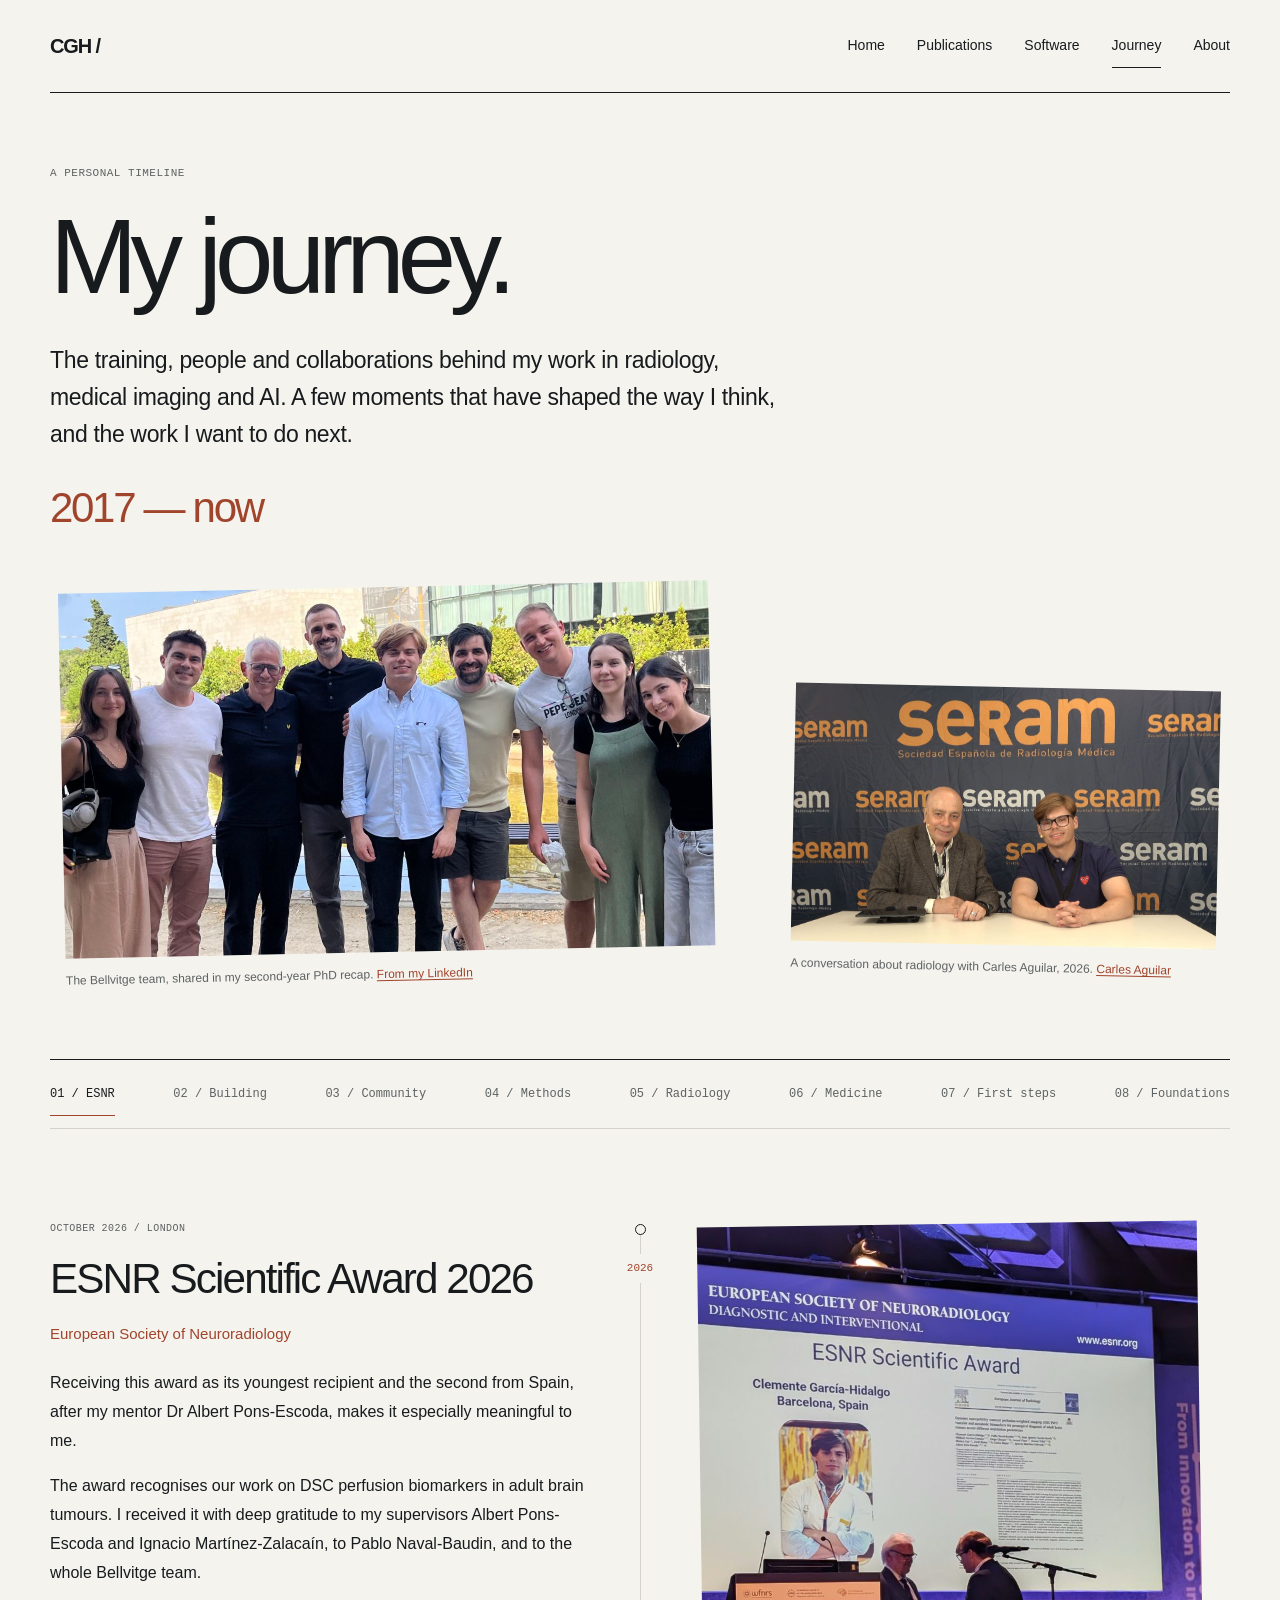
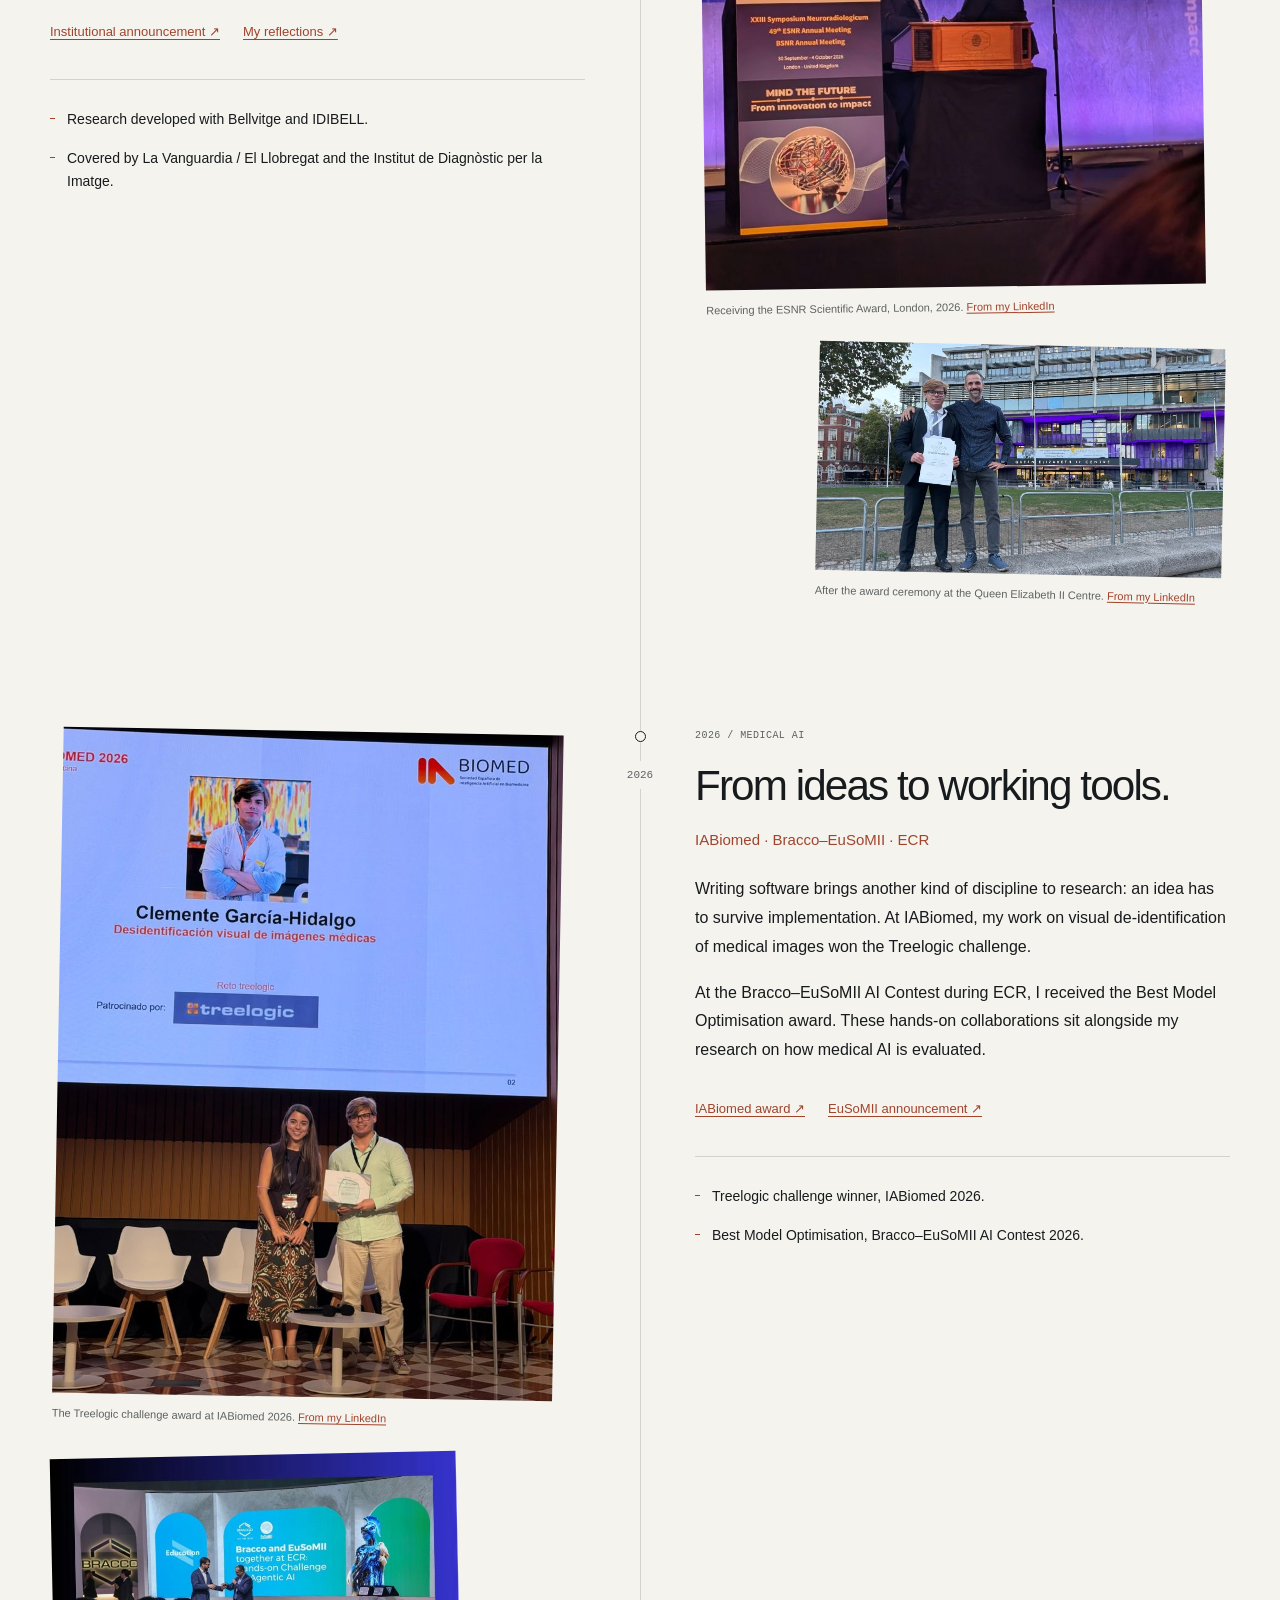
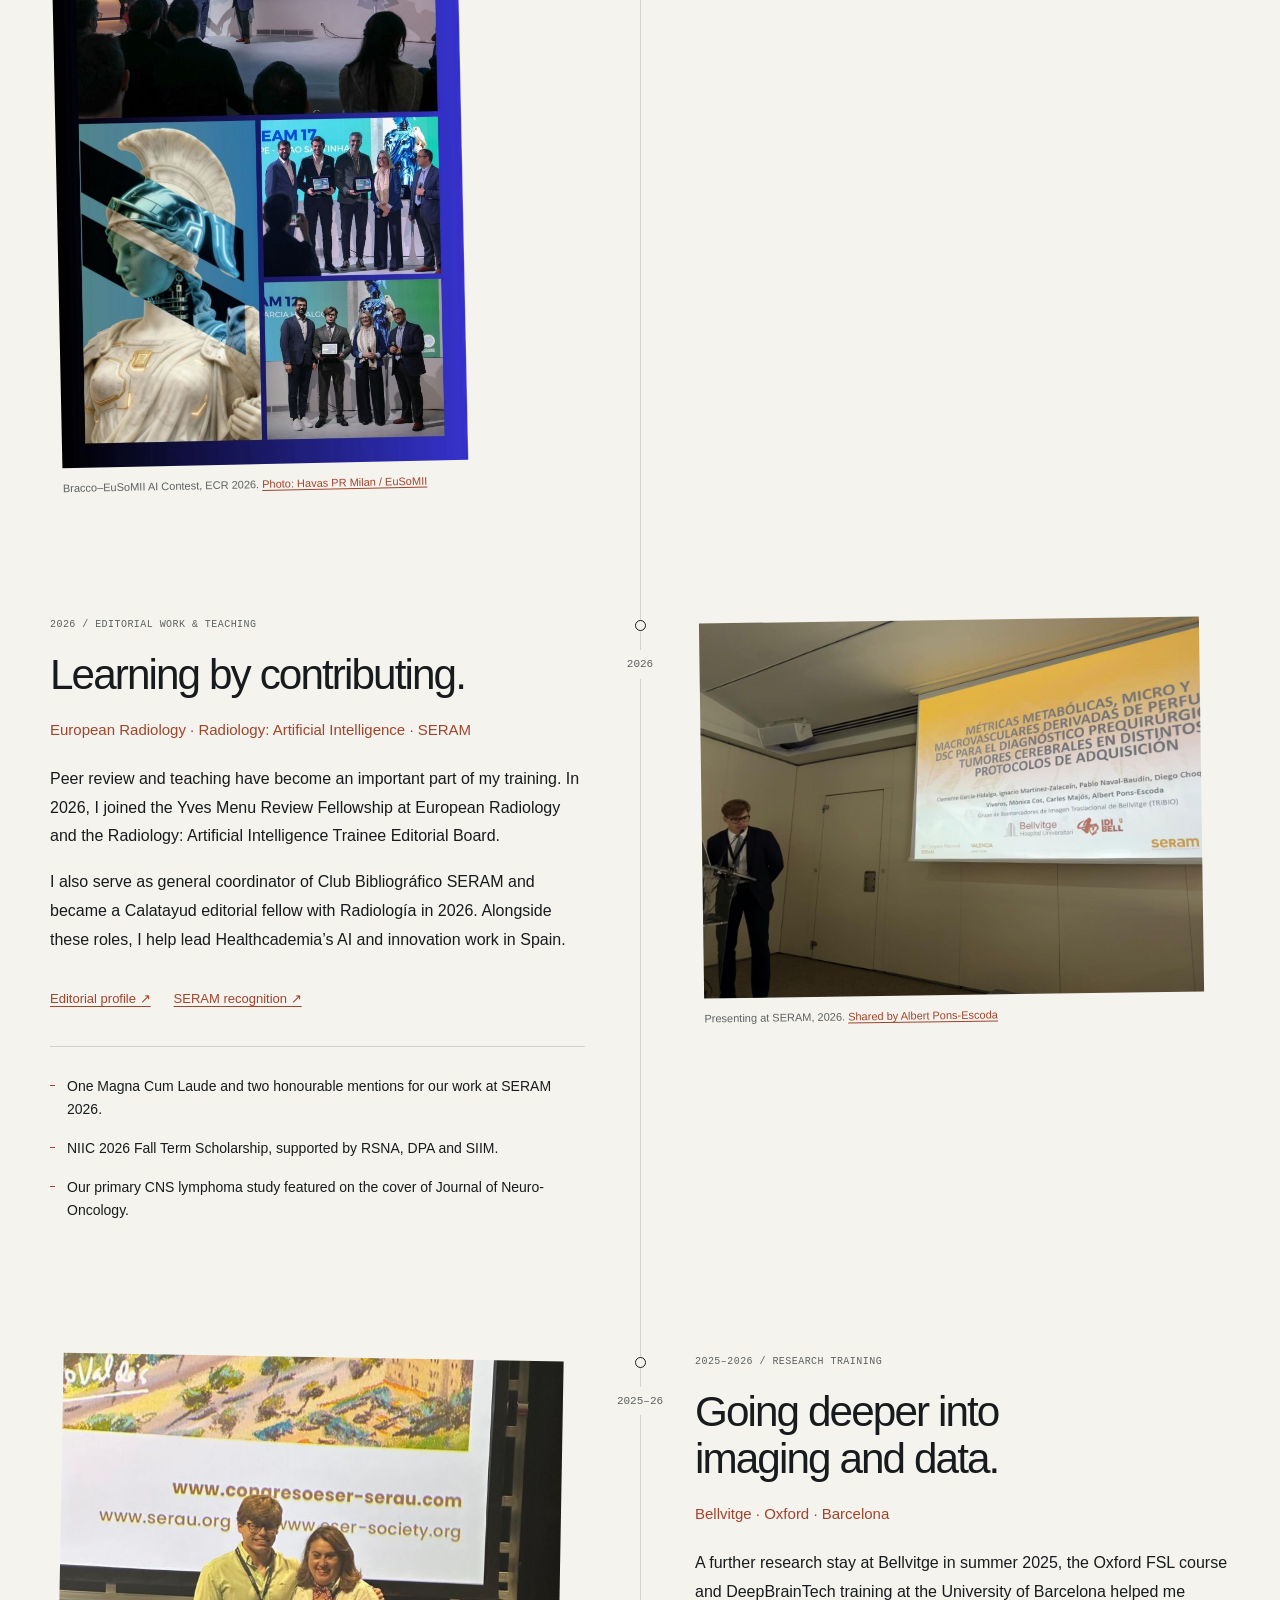
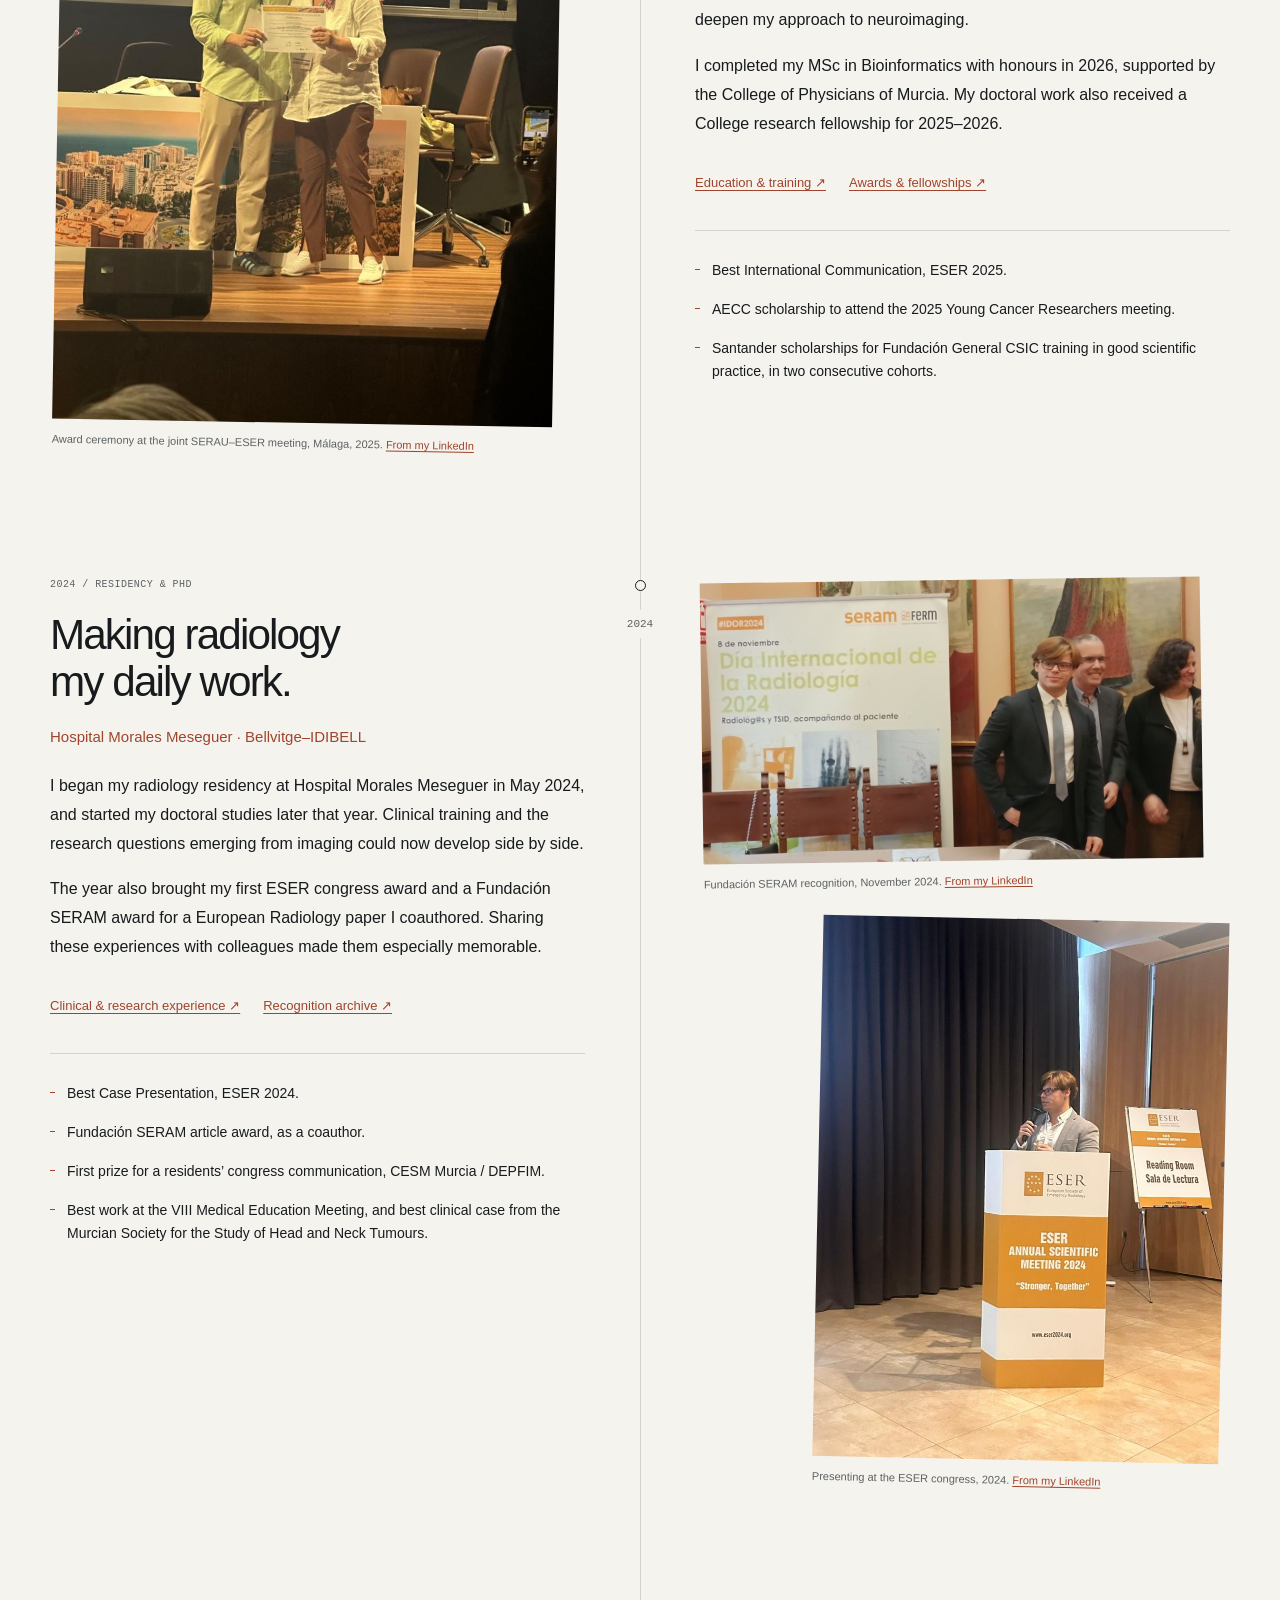
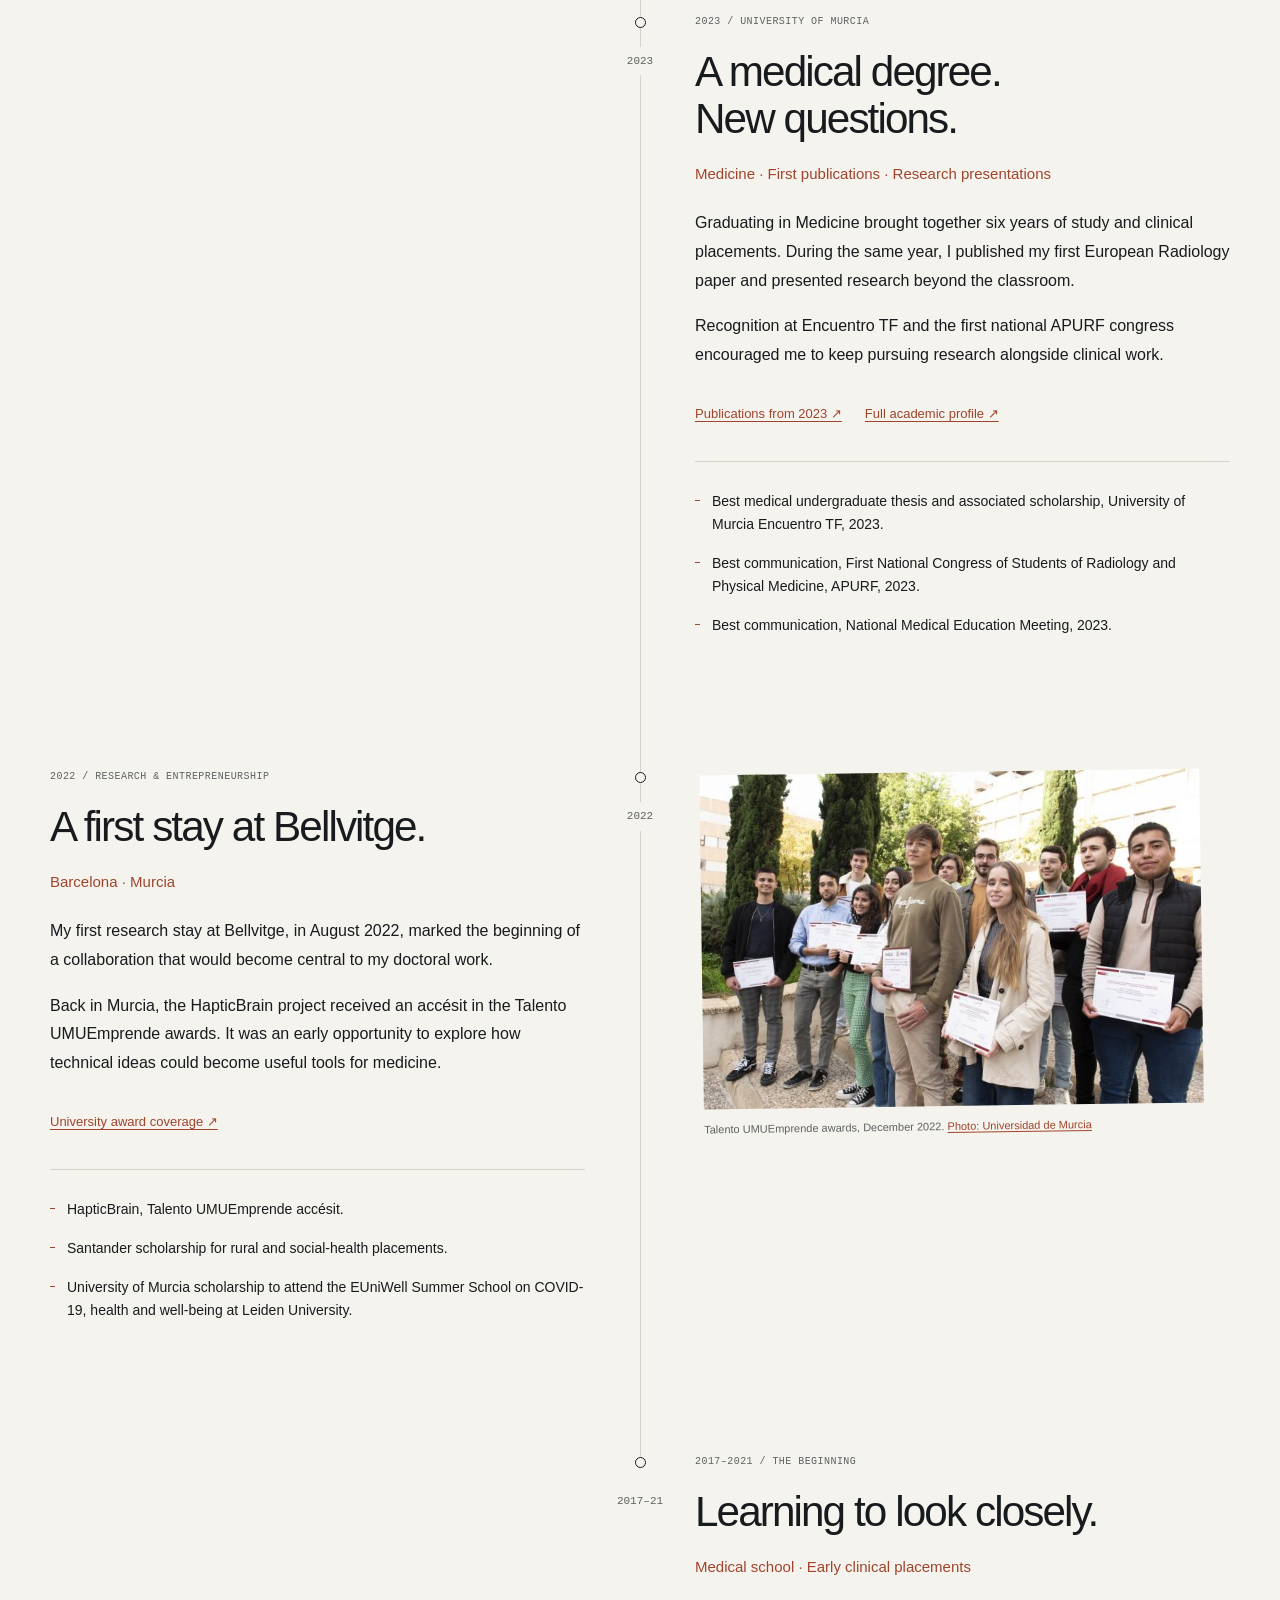
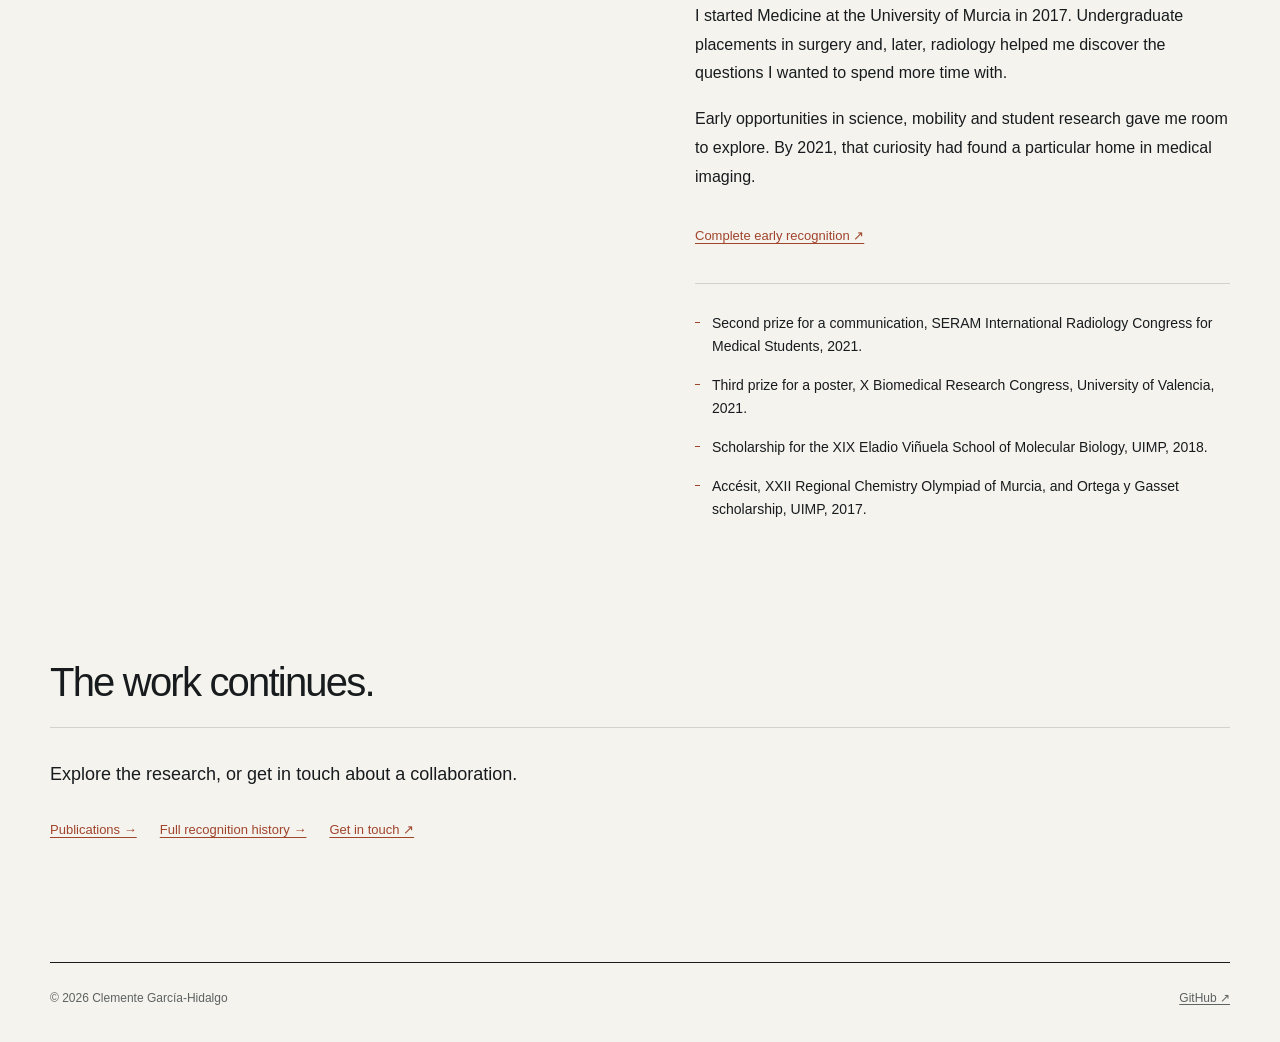
<file: journey/index.html>
<!doctype html>
<html lang="en">
<head>
  <meta charset="utf-8">
  <meta name="viewport" content="width=device-width, initial-scale=1">
  <meta name="description" content="The training, people and collaborations behind Clemente García-Hidalgo’s work in radiology, medical imaging and AI.">
  <title>My journey · Clemente García-Hidalgo</title>
  <link rel="canonical" href="https://torkitor.github.io/journey/">
  <meta property="og:title" content="My journey · Clemente García-Hidalgo">
  <meta property="og:description" content="The training, people and collaborations behind Clemente García-Hidalgo’s work in radiology, medical imaging and AI.">
  <meta property="og:type" content="website">
  <meta property="og:url" content="https://torkitor.github.io/journey/">
  <meta property="og:image" content="https://torkitor.github.io/assets/portrait.jpg?v=20261112-r5">
  <link rel="icon" href="../assets/favicon.svg" type="image/svg+xml">
  <link rel="stylesheet" href="../assets/style.css?v=20261112-r5">
<link rel="stylesheet" href="../assets/journey.css?v=20261112-r5"><script src="../assets/journey.js?v=20261112-r5" defer></script>
</head>
<body class="journey-page">
  <a class="skip-link" href="#main">Skip to content</a>
  <div class="page">
    <header class="site-header"><a class="wordmark" href=".././" aria-label="Clemente García-Hidalgo, home">CGH /</a><nav aria-label="Main navigation"><a href=".././">Home</a><a href="../publications/">Publications</a><a href="../software/">Software</a><a href="../journey/" aria-current="page">Journey</a><a href="../about/">About</a></nav></header>
    <main id="main"><div class="journey-intro"><p class="eyebrow">A personal timeline</p><h1>My journey.</h1><p class="lead">The training, people and collaborations behind my work in radiology, medical imaging and AI. A few moments that have shaped the way I think, and the work I want to do next.</p><p class="journey-years">2017 — now</p></div>
      <div class="journey-hero-media"><figure><img src="../assets/journey/tribio-phd-2026.jpg" width="1280" height="719" fetchpriority="high" alt="Clemente with colleagues from the Bellvitge research team"><figcaption>The Bellvitge team, shared in my second-year PhD recap. <a href="https://www.linkedin.com/feed/update/urn:li:share:7485662393285562368/">From my LinkedIn</a></figcaption></figure><figure><img src="../assets/journey/seram-interview-2026.jpg" width="1177" height="716" loading="lazy" alt="Clemente speaking with interviewer Carles Aguilar"><figcaption>A conversation about radiology with Carles Aguilar, 2026. <a href="https://www.linkedin.com/feed/update/urn:li:share:7463667313343459328/">Carles Aguilar</a></figcaption></figure></div>
      <nav class="journey-index" aria-label="Journey chapters"><a href="#esnr-2026" data-chapter-link="esnr-2026">01 / ESNR</a><a href="#building-ai" data-chapter-link="building-ai">02 / Building</a><a href="#contributing" data-chapter-link="contributing">03 / Community</a><a href="#deeper-training" data-chapter-link="deeper-training">04 / Methods</a><a href="#radiology-residency" data-chapter-link="radiology-residency">05 / Radiology</a><a href="#medical-degree" data-chapter-link="medical-degree">06 / Medicine</a><a href="#first-bellvitge" data-chapter-link="first-bellvitge">07 / First steps</a><a href="#foundations" data-chapter-link="foundations">08 / Foundations</a></nav>
      <section class="journey-timeline" id="journey-timeline" aria-label="Career timeline"><div class="journey-track" aria-hidden="true"><div class="journey-progress"></div></div><article class="journey-chapter" id="esnr-2026" data-milestone="esnr-2026" data-year="2026" tabindex="-1">
          <div class="journey-marker" aria-hidden="true"></div><div class="journey-copy">
            <p class="eyebrow">October 2026 / London</p><h2>ESNR Scientific Award 2026</h2>
            <p class="journey-subtitle">European Society of Neuroradiology</p><p>Receiving this award as its youngest recipient and the second from Spain, after my mentor Dr Albert Pons-Escoda, makes it especially meaningful to me.</p><p>The award recognises our work on DSC perfusion biomarkers in adult brain tumours. I received it with deep gratitude to my supervisors Albert Pons-Escoda and Ignacio Martínez-Zalacaín, to Pablo Naval-Baudin, and to the whole Bellvitge team.</p>
            <div class="journey-links"><a href="https://idi.gencat.cat/ca/actualitat/2026/esnr-premia-recerca-tumors-cerebrals">Institutional announcement ↗</a><a href="https://www.linkedin.com/feed/update/urn:li:ugcPost:7505622284875784192/">My reflections ↗</a></div><ul class="journey-honors"><li>Research developed with Bellvitge and IDIBELL.</li><li>Covered by La Vanguardia / El Llobregat and the Institut de Diagnòstic per la Imatge.</li></ul>
          </div><div class="journey-media"><figure><img src="../assets/journey/esnr-2026-01.jpg" width="800" height="1061" loading="lazy" alt="Clemente receiving the ESNR Scientific Award on stage in London"><figcaption>Receiving the ESNR Scientific Award, London, 2026. <a href="https://www.linkedin.com/feed/update/urn:li:activity:7511689524733775872/">From my LinkedIn</a></figcaption></figure><figure><img src="../assets/journey/esnr-2026-04.jpg" width="800" height="450" loading="lazy" alt="Clemente holding his ESNR award certificate outside the Queen Elizabeth II Centre"><figcaption>After the award ceremony at the Queen Elizabeth II Centre. <a href="https://www.linkedin.com/feed/update/urn:li:activity:7511689524733775872/">From my LinkedIn</a></figcaption></figure></div></article><article class="journey-chapter" id="building-ai" data-milestone="building-ai" data-year="2026" tabindex="-1">
          <div class="journey-marker" aria-hidden="true"></div><div class="journey-copy">
            <p class="eyebrow">2026 / Medical AI</p><h2>From ideas to working tools.</h2>
            <p class="journey-subtitle">IABiomed · Bracco–EuSoMII · ECR</p><p>Writing software brings another kind of discipline to research: an idea has to survive implementation. At IABiomed, my work on visual de-identification of medical images won the Treelogic challenge.</p><p>At the Bracco–EuSoMII AI Contest during ECR, I received the Best Model Optimisation award. These hands-on collaborations sit alongside my research on how medical AI is evaluated.</p>
            <div class="journey-links"><a href="https://www.linkedin.com/feed/update/urn:li:ugcPost:7522907960025665536/">IABiomed award ↗</a><a href="https://www.linkedin.com/feed/update/urn:li:share:7438181015250055169/">EuSoMII announcement ↗</a></div><ul class="journey-honors"><li>Treelogic challenge winner, IABiomed 2026.</li><li>Best Model Optimisation, Bracco–EuSoMII AI Contest 2026.</li></ul>
          </div><div class="journey-media"><figure><img src="../assets/journey/iabiomed-2026-01.jpg" width="800" height="1066" loading="lazy" alt="Clemente receiving the Treelogic challenge prize at IABiomed 2026"><figcaption>The Treelogic challenge award at IABiomed 2026. <a href="https://www.linkedin.com/feed/update/urn:li:ugcPost:7522907960025665536/">From my LinkedIn</a></figcaption></figure><figure><img src="../assets/journey/bracco-eusomii-ecr-2026.jpg" width="800" height="1199" loading="lazy" alt="Photographs from the Bracco–EuSoMII AI Contest at ECR 2026"><figcaption>Bracco–EuSoMII AI Contest, ECR 2026. <a href="https://www.linkedin.com/feed/update/urn:li:share:7438181015250055169/">Photo: Havas PR Milan / EuSoMII</a></figcaption></figure></div></article><article class="journey-chapter" id="contributing" data-milestone="contributing" data-year="2026" tabindex="-1">
          <div class="journey-marker" aria-hidden="true"></div><div class="journey-copy">
            <p class="eyebrow">2026 / Editorial work &amp; teaching</p><h2>Learning by contributing.</h2>
            <p class="journey-subtitle">European Radiology · Radiology: Artificial Intelligence · SERAM</p><p>Peer review and teaching have become an important part of my training. In 2026, I joined the Yves Menu Review Fellowship at European Radiology and the Radiology: Artificial Intelligence Trainee Editorial Board.</p><p>I also serve as general coordinator of Club Bibliográfico SERAM and became a Calatayud editorial fellow with Radiología in 2026. Alongside these roles, I help lead Healthcademia’s AI and innovation work in Spain.</p>
            <div class="journey-links"><a href="../about/#leadership">Editorial profile ↗</a><a href="https://www.linkedin.com/feed/update/urn:li:activity:7472266018837544961/">SERAM recognition ↗</a></div><ul class="journey-honors"><li>One Magna Cum Laude and two honourable mentions for our work at SERAM 2026.</li><li>NIIC 2026 Fall Term Scholarship, supported by RSNA, DPA and SIIM.</li><li>Our primary CNS lymphoma study featured on the cover of Journal of Neuro-Oncology.</li></ul>
          </div><div class="journey-media"><figure><img src="../assets/journey/seram-team-2026.jpg" width="1280" height="960" loading="lazy" alt="Clemente presenting his research at SERAM in 2026"><figcaption>Presenting at SERAM, 2026. <a href="https://www.linkedin.com/feed/update/urn:li:ugcPost:7464945923169714176/">Shared by Albert Pons-Escoda</a></figcaption></figure></div></article><article class="journey-chapter" id="deeper-training" data-milestone="deeper-training" data-year="2025–26" tabindex="-1">
          <div class="journey-marker" aria-hidden="true"></div><div class="journey-copy">
            <p class="eyebrow">2025–2026 / Research training</p><h2>Going deeper into imaging and data.</h2>
            <p class="journey-subtitle">Bellvitge · Oxford · Barcelona</p><p>A further research stay at Bellvitge in summer 2025, the Oxford FSL course and DeepBrainTech training at the University of Barcelona helped me deepen my approach to neuroimaging.</p><p>I completed my MSc in Bioinformatics with honours in 2026, supported by the College of Physicians of Murcia. My doctoral work also received a College research fellowship for 2025–2026.</p>
            <div class="journey-links"><a href="../about/#education">Education &amp; training ↗</a><a href="../about/#recognition">Awards &amp; fellowships ↗</a></div><ul class="journey-honors"><li>Best International Communication, ESER 2025.</li><li>AECC scholarship to attend the 2025 Young Cancer Researchers meeting.</li><li>Santander scholarships for Fundación General CSIC training in good scientific practice, in two consecutive cohorts.</li></ul>
          </div><div class="journey-media"><figure><img src="../assets/journey/eser-award-2025.jpg" width="800" height="1066" loading="lazy" alt="Clemente accepting the Best International Communication award at the joint SERAU–ESER meeting in Málaga, 2025"><figcaption>Award ceremony at the joint SERAU–ESER meeting, Málaga, 2025. <a href="https://www.linkedin.com/feed/update/urn:li:activity:7379866020053692416/">From my LinkedIn</a></figcaption></figure></div></article><article class="journey-chapter" id="radiology-residency" data-milestone="radiology-residency" data-year="2024" tabindex="-1">
          <div class="journey-marker" aria-hidden="true"></div><div class="journey-copy">
            <p class="eyebrow">2024 / Residency &amp; PhD</p><h2>Making radiology my daily work.</h2>
            <p class="journey-subtitle">Hospital Morales Meseguer · Bellvitge–IDIBELL</p><p>I began my radiology residency at Hospital Morales Meseguer in May 2024, and started my doctoral studies later that year. Clinical training and the research questions emerging from imaging could now develop side by side.</p><p>The year also brought my first ESER congress award and a Fundación SERAM award for a European Radiology paper I coauthored. Sharing these experiences with colleagues made them especially memorable.</p>
            <div class="journey-links"><a href="../about/#clinical-research">Clinical &amp; research experience ↗</a><a href="../about/#recognition">Recognition archive ↗</a></div><ul class="journey-honors"><li>Best Case Presentation, ESER 2024.</li><li>Fundación SERAM article award, as a coauthor.</li><li>First prize for a residents’ congress communication, CESM Murcia / DEPFIM.</li><li>Best work at the VIII Medical Education Meeting, and best clinical case from the Murcian Society for the Study of Head and Neck Tumours.</li></ul>
          </div><div class="journey-media"><figure><img src="../assets/journey/seram-team-award-2024.jpg" width="1280" height="720" loading="lazy" alt="Clemente at the Fundación SERAM awards event in November 2024"><figcaption>Fundación SERAM recognition, November 2024. <a href="https://www.linkedin.com/in/clementegarciahidalgo/recent-activity/all/">From my LinkedIn</a></figcaption></figure><figure><img src="../assets/journey/eser-congress-2024.jpg" width="800" height="1066" loading="lazy" alt="Clemente presenting at the ESER 2024 congress lectern"><figcaption>Presenting at the ESER congress, 2024. <a href="https://www.linkedin.com/in/clementegarciahidalgo/recent-activity/all/">From my LinkedIn</a></figcaption></figure></div></article><article class="journey-chapter without-media" id="medical-degree" data-milestone="medical-degree" data-year="2023" tabindex="-1">
          <div class="journey-marker" aria-hidden="true"></div><div class="journey-copy">
            <p class="eyebrow">2023 / University of Murcia</p><h2>A medical degree. New questions.</h2>
            <p class="journey-subtitle">Medicine · First publications · Research presentations</p><p>Graduating in Medicine brought together six years of study and clinical placements. During the same year, I published my first European Radiology paper and presented research beyond the classroom.</p><p>Recognition at Encuentro TF and the first national APURF congress encouraged me to keep pursuing research alongside clinical work.</p>
            <div class="journey-links"><a href="../publications/?year=2023">Publications from 2023 ↗</a><a href="../about/">Full academic profile ↗</a></div><ul class="journey-honors"><li>Best medical undergraduate thesis and associated scholarship, University of Murcia Encuentro TF, 2023.</li><li>Best communication, First National Congress of Students of Radiology and Physical Medicine, APURF, 2023.</li><li>Best communication, National Medical Education Meeting, 2023.</li></ul>
          </div></article><article class="journey-chapter" id="first-bellvitge" data-milestone="first-bellvitge" data-year="2022" tabindex="-1">
          <div class="journey-marker" aria-hidden="true"></div><div class="journey-copy">
            <p class="eyebrow">2022 / Research &amp; entrepreneurship</p><h2>A first stay at Bellvitge.</h2>
            <p class="journey-subtitle">Barcelona · Murcia</p><p>My first research stay at Bellvitge, in August 2022, marked the beginning of a collaboration that would become central to my doctoral work.</p><p>Back in Murcia, the HapticBrain project received an accésit in the Talento UMUEmprende awards. It was an early opportunity to explore how technical ideas could become useful tools for medicine.</p>
            <div class="journey-links"><a href="https://www.murcia.com/noticias/2022/12/14-la-universidad-de-murcia-entrega-los-premios-a-las-mejores-ideas-de-negocio.asp">University award coverage ↗</a></div><ul class="journey-honors"><li>HapticBrain, Talento UMUEmprende accésit.</li><li>Santander scholarship for rural and social-health placements.</li><li>University of Murcia scholarship to attend the EUniWell Summer School on COVID-19, health and well-being at Leiden University.</li></ul>
          </div><div class="journey-media"><figure><img src="../assets/journey/umu-emprende-2022.jpg" width="640" height="427" loading="lazy" alt="Group photograph at the University of Murcia Talento UMUEmprende awards"><figcaption>Talento UMUEmprende awards, December 2022. <a href="https://www.murcia.com/noticias/2022/12/14-la-universidad-de-murcia-entrega-los-premios-a-las-mejores-ideas-de-negocio.asp">Photo: Universidad de Murcia</a></figcaption></figure></div></article><article class="journey-chapter without-media" id="foundations" data-milestone="foundations" data-year="2017–21" tabindex="-1">
          <div class="journey-marker" aria-hidden="true"></div><div class="journey-copy">
            <p class="eyebrow">2017–2021 / The beginning</p><h2>Learning to look closely.</h2>
            <p class="journey-subtitle">Medical school · Early clinical placements</p><p>I started Medicine at the University of Murcia in 2017. Undergraduate placements in surgery and, later, radiology helped me discover the questions I wanted to spend more time with.</p><p>Early opportunities in science, mobility and student research gave me room to explore. By 2021, that curiosity had found a particular home in medical imaging.</p>
            <div class="journey-links"><a href="../about/#recognition">Complete early recognition ↗</a></div><ul class="journey-honors"><li>Second prize for a communication, SERAM International Radiology Congress for Medical Students, 2021.</li><li>Third prize for a poster, X Biomedical Research Congress, University of Valencia, 2021.</li><li>Scholarship for the XIX Eladio Viñuela School of Molecular Biology, UIMP, 2018.</li><li>Accésit, XXII Regional Chemistry Olympiad of Murcia, and Ortega y Gasset scholarship, UIMP, 2017.</li></ul>
          </div></article></section>
      <section class="contact"><h2>The work continues.</h2><p>Explore the research, or get in touch about a collaboration.</p><div class="links-row"><a href="../publications/">Publications →</a><a href="../about/#recognition">Full recognition history →</a><a href="mailto:clemente292@gmail.com">Get in touch ↗</a></div></section></main>
    <footer class="site-footer"><span>© 2026 Clemente García-Hidalgo</span><a href="https://github.com/torkitor">GitHub ↗</a></footer>
  </div>
</body>
</html>
</file>
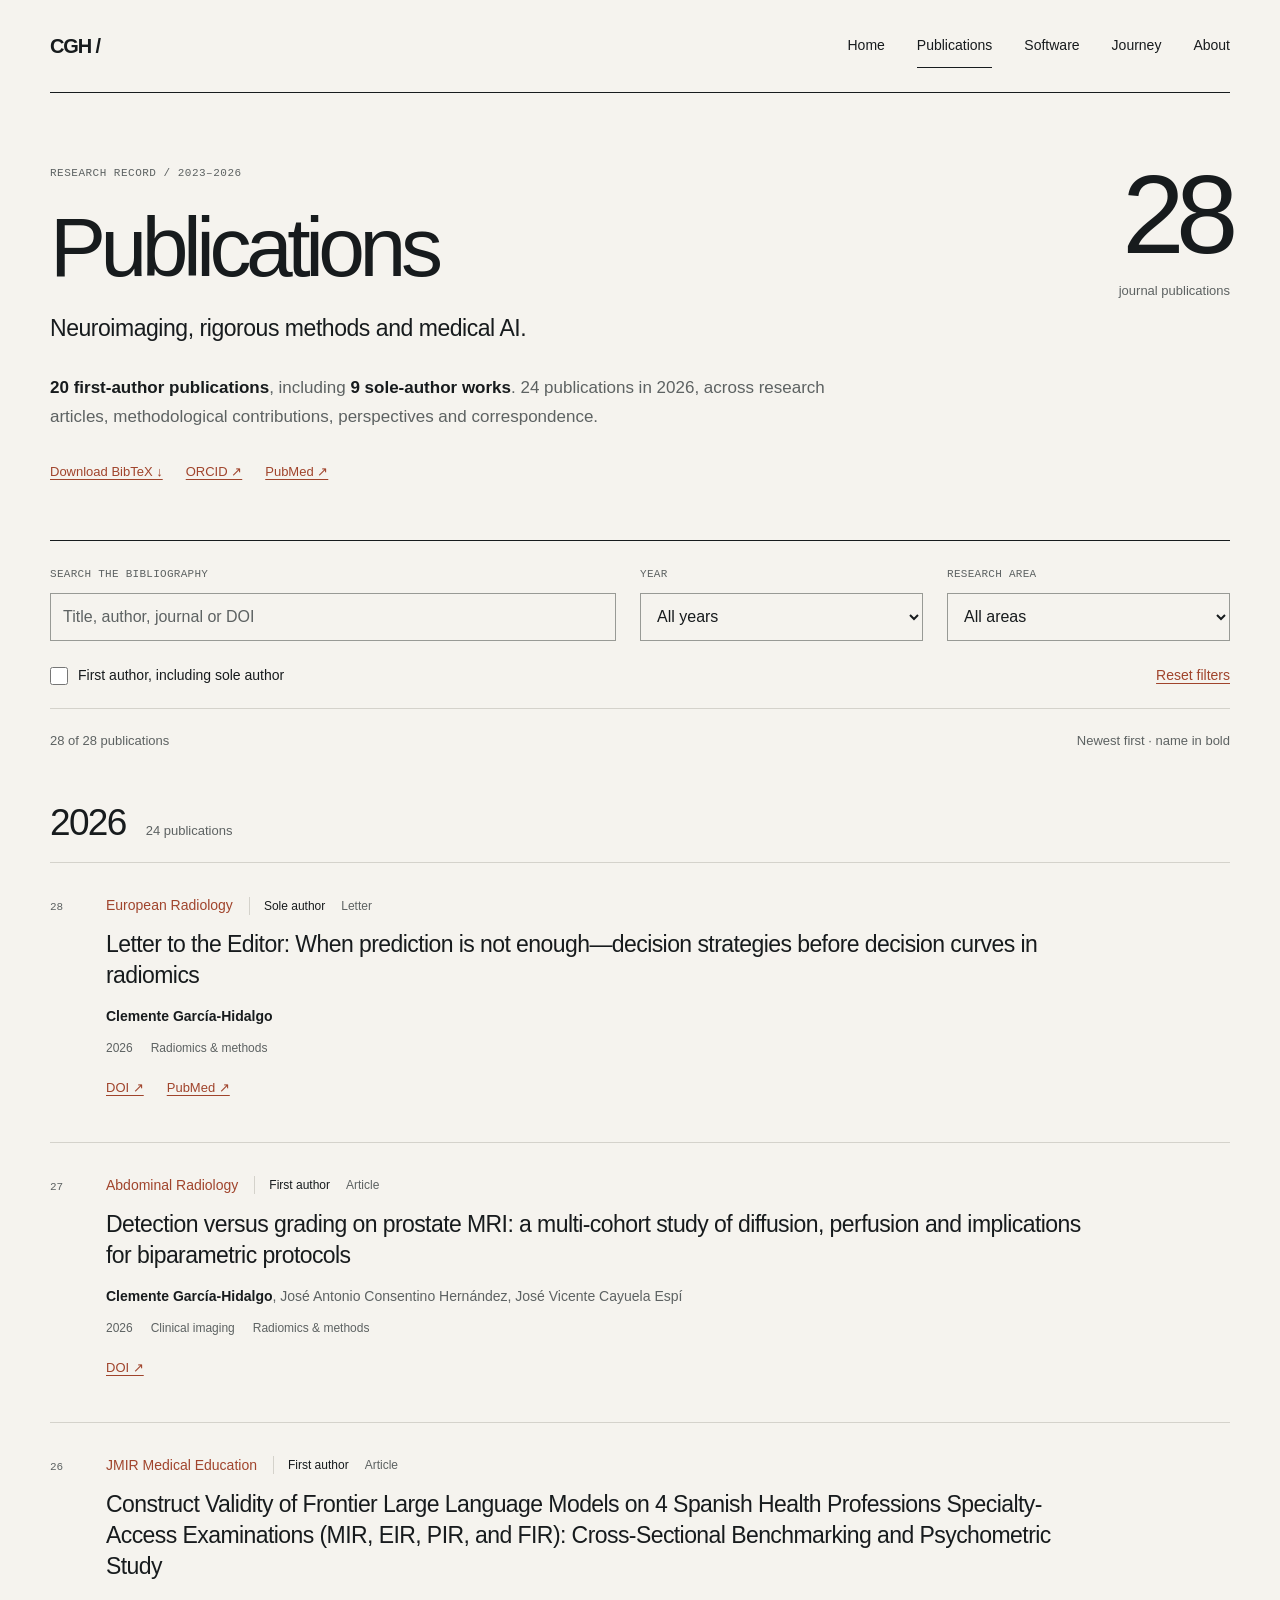
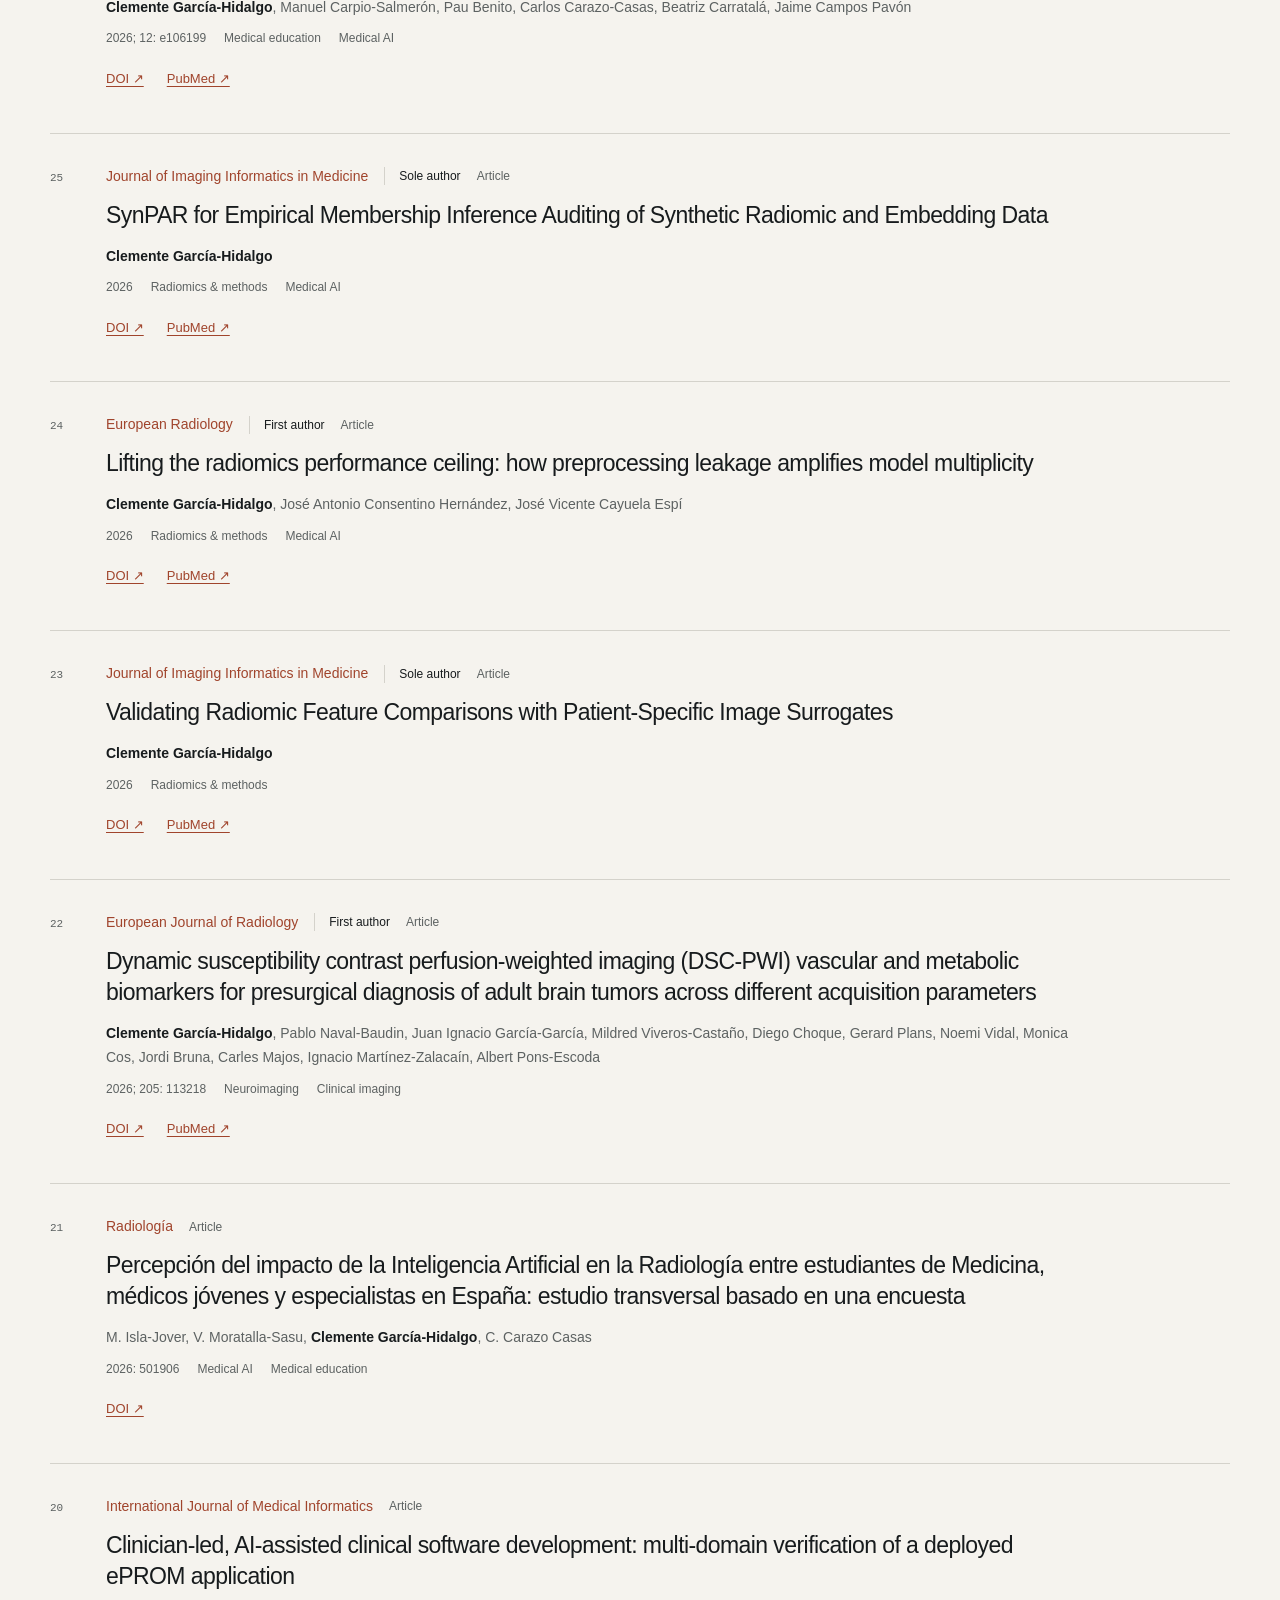
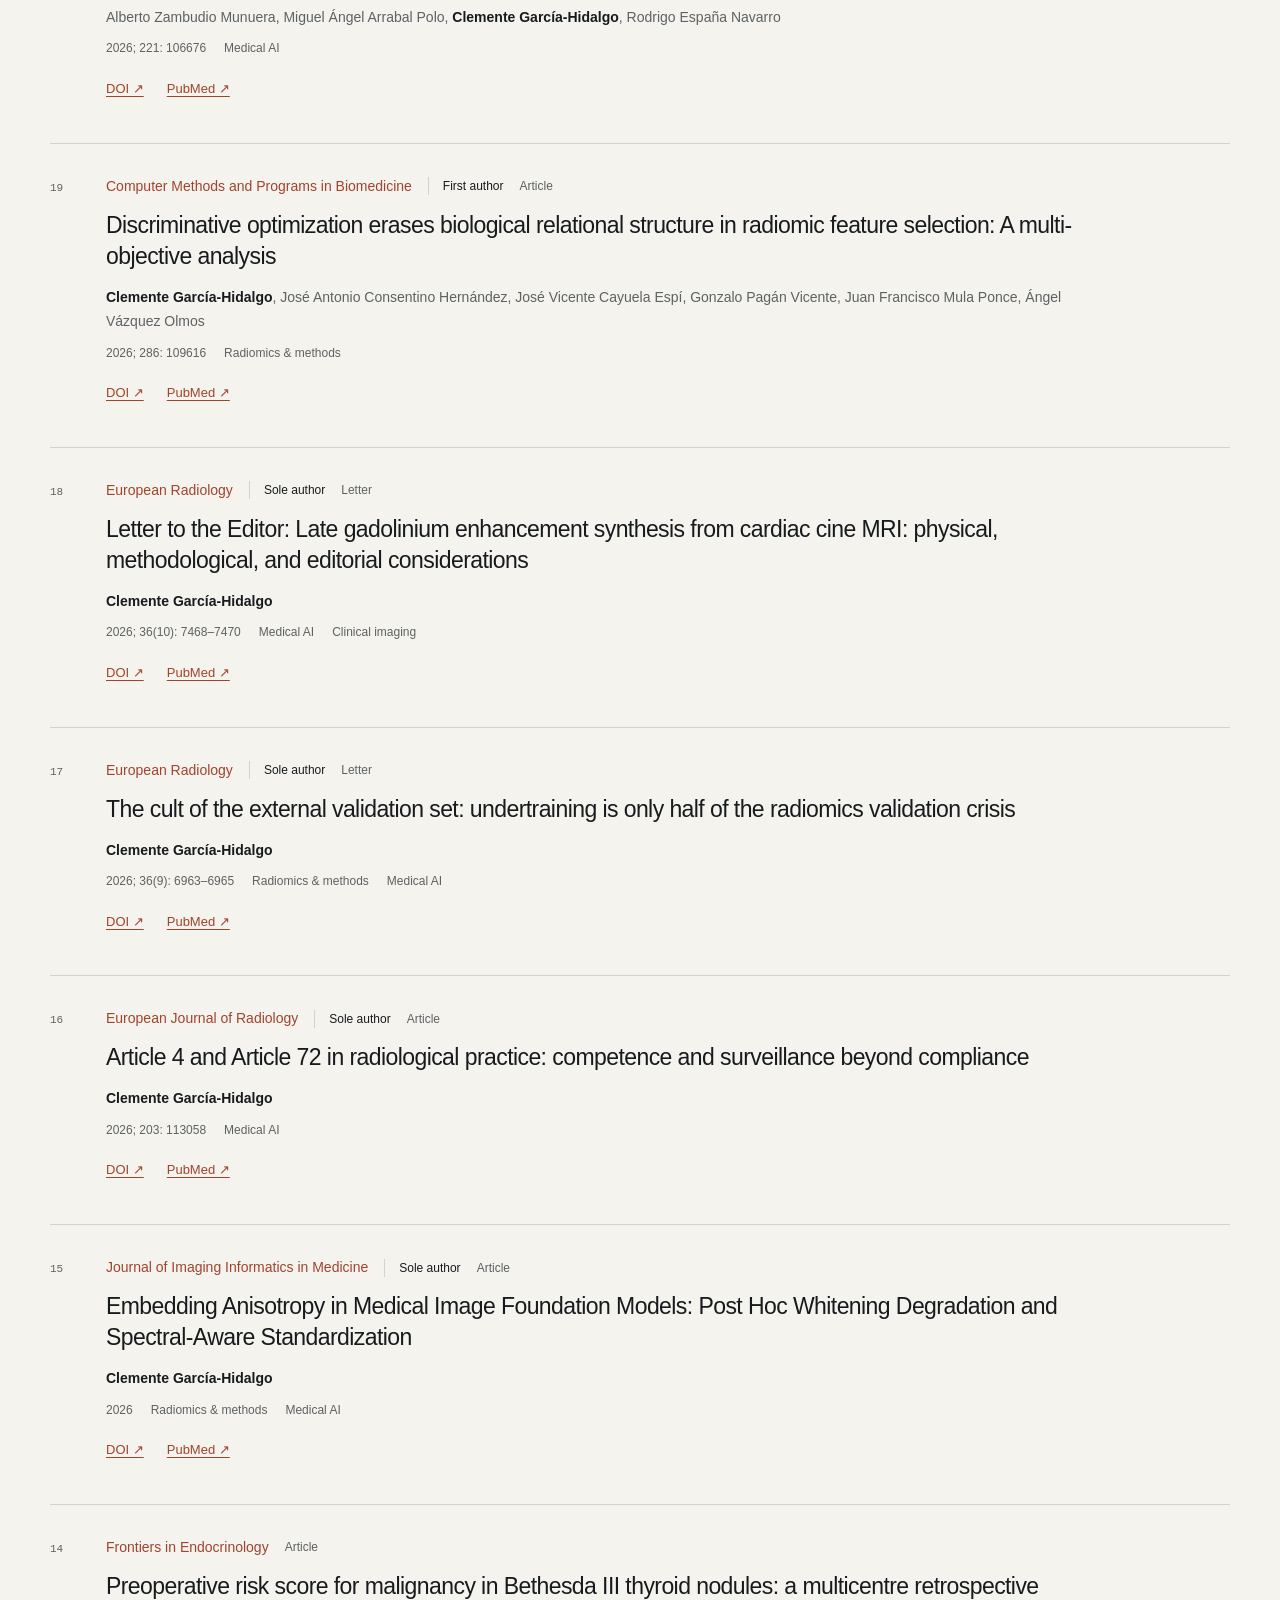
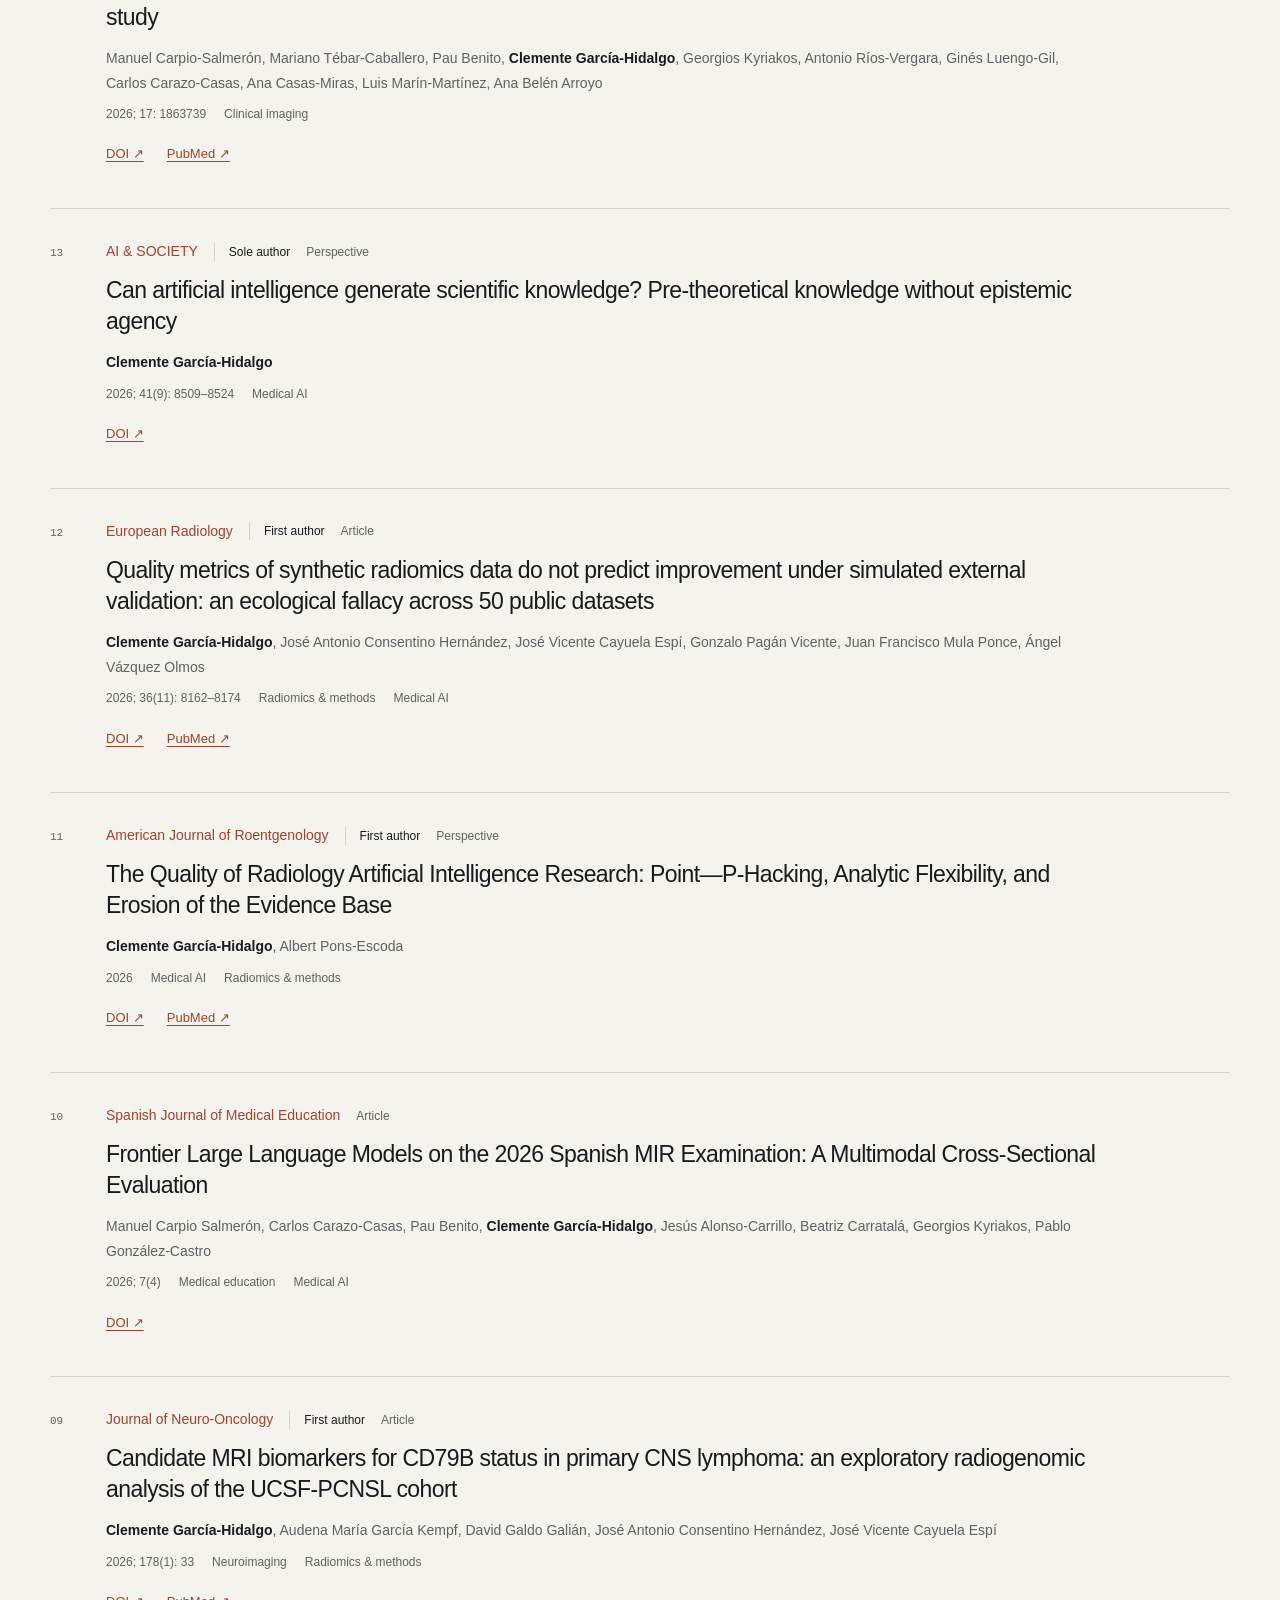
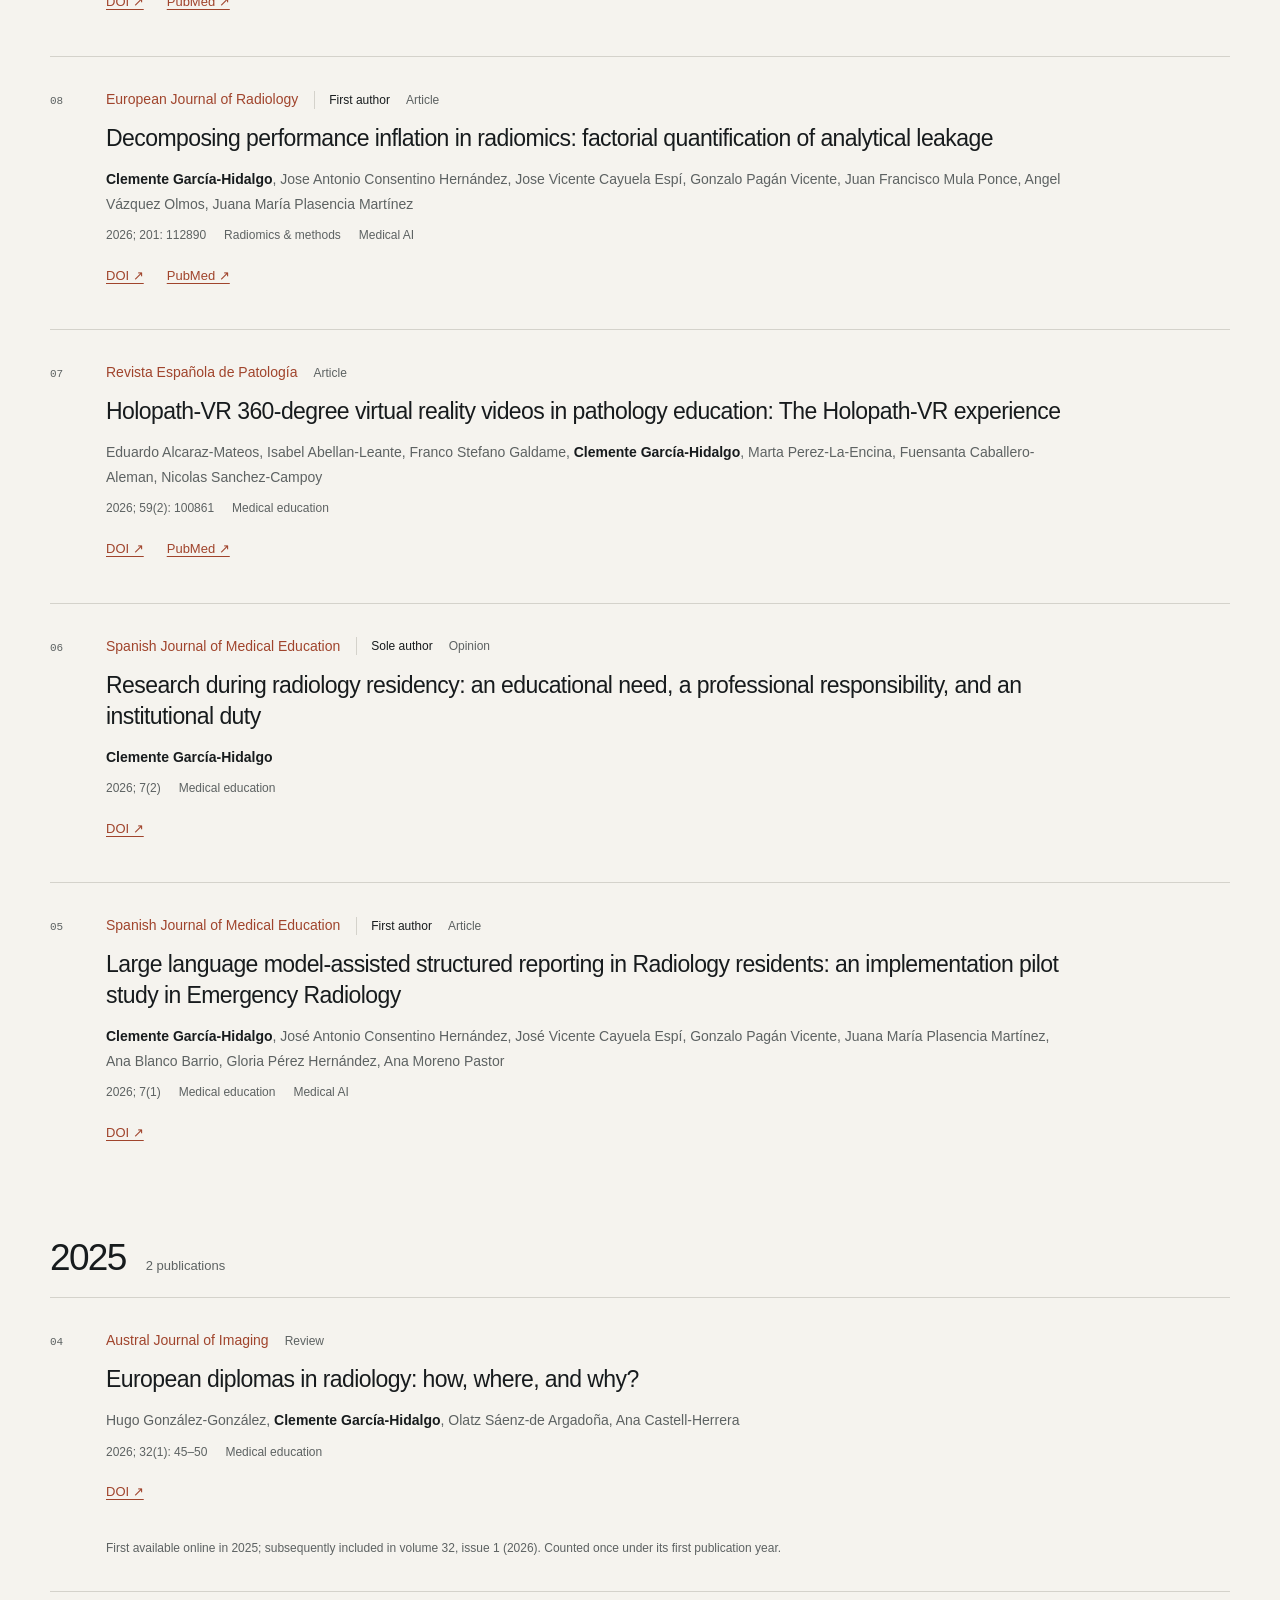
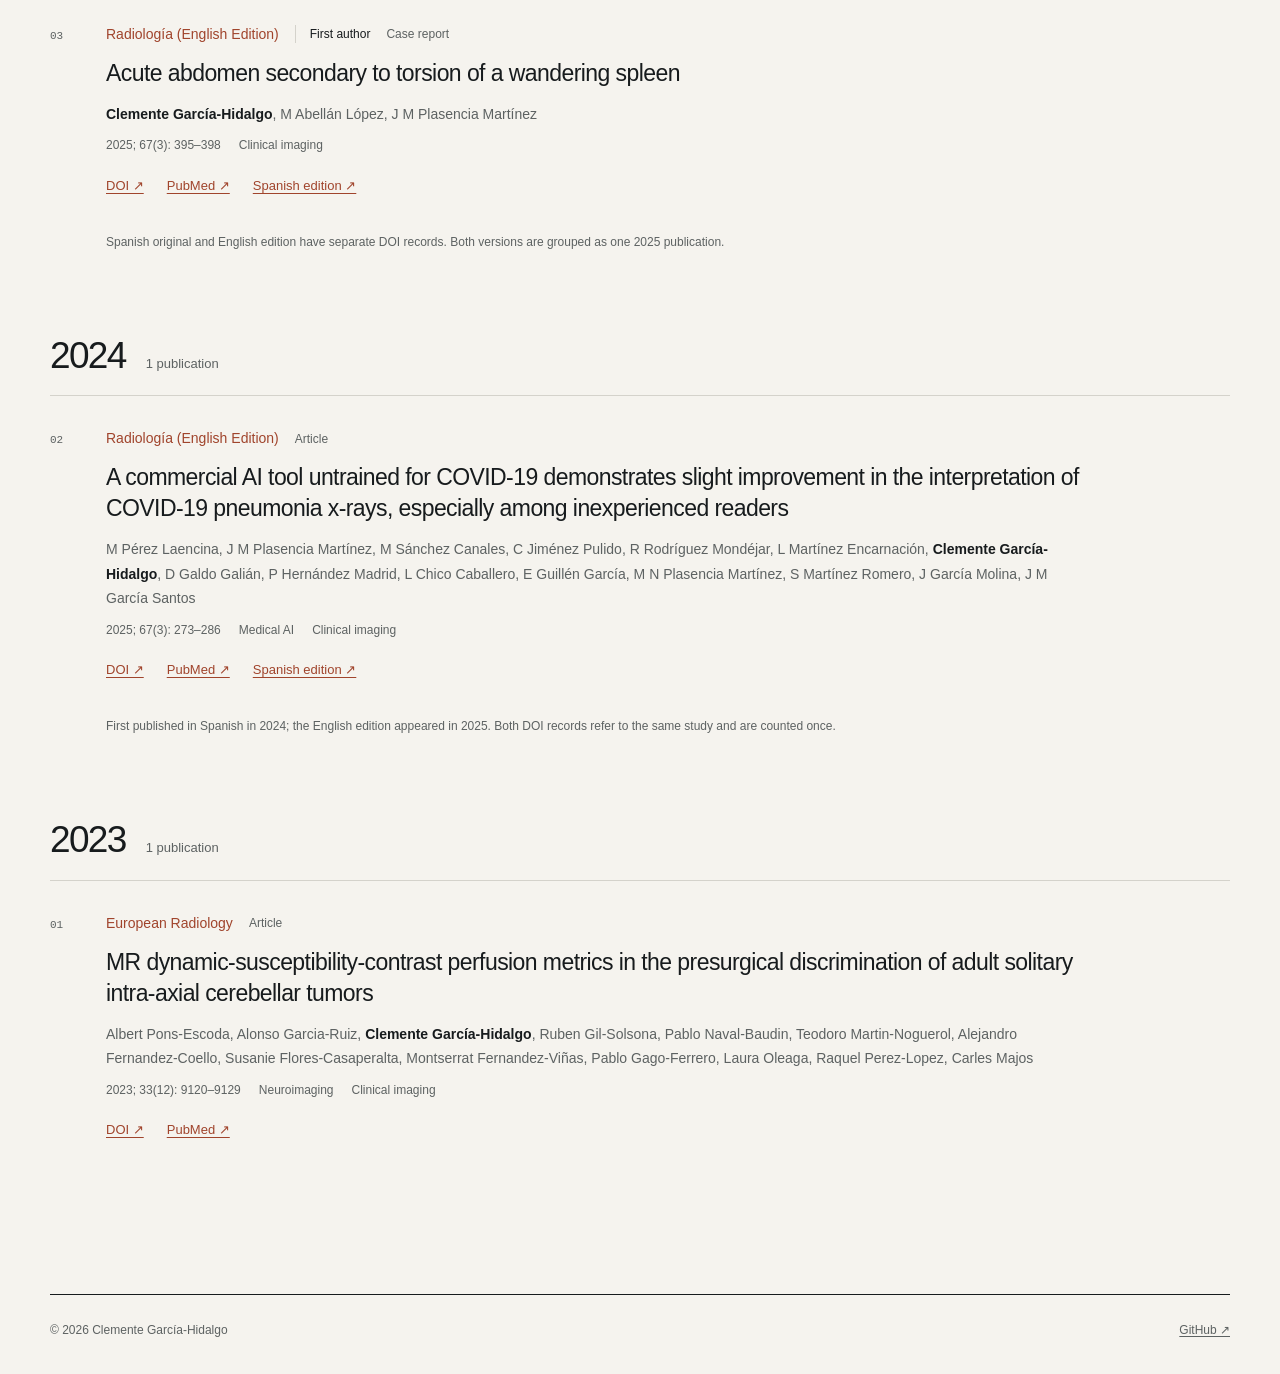
<file: publications/index.html>
<!doctype html>
<html lang="en">
<head>
  <meta charset="utf-8">
  <meta name="viewport" content="width=device-width, initial-scale=1">
  <meta name="description" content="28 journal publications by Clemente García-Hidalgo, including 20 first-author and 9 sole-author works. Search the complete bibliography and download BibTeX.">
  <title>Publications · Clemente García-Hidalgo</title>
  <link rel="canonical" href="https://torkitor.github.io/publications/">
  <meta property="og:title" content="Publications · Clemente García-Hidalgo">
  <meta property="og:description" content="28 journal publications by Clemente García-Hidalgo, including 20 first-author and 9 sole-author works. Search the complete bibliography and download BibTeX.">
  <meta property="og:type" content="website">
  <meta property="og:url" content="https://torkitor.github.io/publications/">
  <meta property="og:image" content="https://torkitor.github.io/assets/portrait.jpg?v=20261112-r5">
  <link rel="icon" href="../assets/favicon.svg" type="image/svg+xml">
  <link rel="stylesheet" href="../assets/style.css?v=20261112-r5">
<script src="../assets/publications.js?v=20261112-r5" defer></script>
</head>
<body>
  <a class="skip-link" href="#main">Skip to content</a>
  <div class="page">
    <header class="site-header"><a class="wordmark" href=".././" aria-label="Clemente García-Hidalgo, home">CGH /</a><nav aria-label="Main navigation"><a href=".././">Home</a><a href="../publications/" aria-current="page">Publications</a><a href="../software/">Software</a><a href="../journey/">Journey</a><a href="../about/">About</a></nav></header>
    <main id="main">
      <div class="publication-heading"><div><p class="eyebrow">Research record / 2023–2026</p><h1>Publications</h1><p class="subtitle">Neuroimaging, rigorous methods and medical AI.</p></div><div class="publication-total"><span class="total-mark">28</span><span class="total-caption">journal publications</span></div></div>
      <p class="catalogue-summary"><strong>20 first-author publications</strong>, including <strong>9 sole-author works</strong>. 24 publications in 2026, across research articles, methodological contributions, perspectives and correspondence.</p>
      <div class="links-row"><a href="publications.bib" download>Download BibTeX ↓</a><a href="https://orcid.org/0009-0001-6672-2714">ORCID ↗</a><a href="https://pubmed.ncbi.nlm.nih.gov/?term=Garcia-Hidalgo+C%5BAuthor%5D">PubMed ↗</a></div>
      <form id="publication-filters" class="filter-panel" aria-label="Filter publications" hidden>
        <div class="filter-grid">
          <div class="filter-field"><label for="publication-search">SEARCH THE BIBLIOGRAPHY</label><input id="publication-search" name="search" type="search" placeholder="Title, author, journal or DOI" autocomplete="off"></div>
          <div class="filter-field"><label for="publication-year">YEAR</label><select id="publication-year" name="year"><option value="">All years</option><option value="2026">2026 (24)</option><option value="2025">2025 (2)</option><option value="2024">2024 (1)</option><option value="2023">2023 (1)</option></select></div>
          <div class="filter-field"><label for="publication-topic">RESEARCH AREA</label><select id="publication-topic" name="topic"><option value="">All areas</option><option value="Clinical imaging">Clinical imaging</option><option value="Medical AI">Medical AI</option><option value="Medical education">Medical education</option><option value="Neuroimaging">Neuroimaging</option><option value="Radiomics &amp; methods">Radiomics &amp; methods</option></select></div>
        </div>
        <div class="filter-bottom"><label class="check-label" for="first-author"><input type="checkbox" id="first-author" name="first">First author, including sole author</label><button class="reset" id="reset-filters" type="button">Reset filters</button></div>
      </form>
      <div class="results-row"><span id="result-count" role="status" aria-live="polite" aria-atomic="true">28 publications</span><span>Newest first · name in bold</span></div>
      <p class="no-results" id="no-results" hidden>No publications match these filters. Try a broader search or reset the filters.</p>
      <section class="year-group" id="year-2026" aria-labelledby="heading-2026"><h2 id="heading-2026">2026 <span>24 publications</span></h2><article class="publication" data-publication data-year="2026" data-doi="10.1007/s00330-026-13097-z" data-topics="Radiomics &amp; methods" data-first="true" id="paper-28">
      <span class="pub-number" aria-hidden="true">28</span>
      <div><div class="pub-topline"><span class="venue">European Radiology</span><span class="badge">Sole author</span><span class="pub-kind">Letter</span></div>
        <h3><a href="https://doi.org/10.1007/s00330-026-13097-z">Letter to the Editor: When prediction is not enough—decision strategies before decision curves in radiomics</a></h3>
        <p class="authors"><strong>Clemente García-Hidalgo</strong></p>
        <div class="pub-details"><span>2026</span><span class="topic">Radiomics &amp; methods</span></div>
        <div class="links-row"><a href="https://doi.org/10.1007/s00330-026-13097-z">DOI ↗</a><a href="https://pubmed.ncbi.nlm.nih.gov/43055781/">PubMed ↗</a></div>
      </div>
    </article>
<article class="publication" data-publication data-year="2026" data-doi="10.1007/s00261-026-05884-5" data-topics="Clinical imaging|Radiomics &amp; methods" data-first="true" id="paper-27">
      <span class="pub-number" aria-hidden="true">27</span>
      <div><div class="pub-topline"><span class="venue">Abdominal Radiology</span><span class="badge">First author</span><span class="pub-kind">Article</span></div>
        <h3><a href="https://doi.org/10.1007/s00261-026-05884-5">Detection versus grading on prostate MRI: a multi-cohort study of diffusion, perfusion and implications for biparametric protocols</a></h3>
        <p class="authors"><strong>Clemente García-Hidalgo</strong>, José Antonio Consentino Hernández, José Vicente Cayuela Espí</p>
        <div class="pub-details"><span>2026</span><span class="topic">Clinical imaging</span><span class="topic">Radiomics &amp; methods</span></div>
        <div class="links-row"><a href="https://doi.org/10.1007/s00261-026-05884-5">DOI ↗</a></div>
      </div>
    </article>
<article class="publication" data-publication data-year="2026" data-doi="10.2196/106199" data-topics="Medical education|Medical AI" data-first="true" id="paper-26">
      <span class="pub-number" aria-hidden="true">26</span>
      <div><div class="pub-topline"><span class="venue">JMIR Medical Education</span><span class="badge">First author</span><span class="pub-kind">Article</span></div>
        <h3><a href="https://doi.org/10.2196/106199">Construct Validity of Frontier Large Language Models on 4 Spanish Health Professions Specialty-Access Examinations (MIR, EIR, PIR, and FIR): Cross-Sectional Benchmarking and Psychometric Study</a></h3>
        <p class="authors"><strong>Clemente García-Hidalgo</strong>, Manuel Carpio-Salmerón, Pau Benito, Carlos Carazo-Casas, Beatriz Carratalá, Jaime Campos Pavón</p>
        <div class="pub-details"><span>2026; 12: e106199</span><span class="topic">Medical education</span><span class="topic">Medical AI</span></div>
        <div class="links-row"><a href="https://doi.org/10.2196/106199">DOI ↗</a><a href="https://pubmed.ncbi.nlm.nih.gov/42954916/">PubMed ↗</a></div>
      </div>
    </article>
<article class="publication" data-publication data-year="2026" data-doi="10.1007/s10278-026-02421-0" data-topics="Radiomics &amp; methods|Medical AI" data-first="true" id="paper-25">
      <span class="pub-number" aria-hidden="true">25</span>
      <div><div class="pub-topline"><span class="venue">Journal of Imaging Informatics in Medicine</span><span class="badge">Sole author</span><span class="pub-kind">Article</span></div>
        <h3><a href="https://doi.org/10.1007/s10278-026-02421-0">SynPAR for Empirical Membership Inference Auditing of Synthetic Radiomic and Embedding Data</a></h3>
        <p class="authors"><strong>Clemente García-Hidalgo</strong></p>
        <div class="pub-details"><span>2026</span><span class="topic">Radiomics &amp; methods</span><span class="topic">Medical AI</span></div>
        <div class="links-row"><a href="https://doi.org/10.1007/s10278-026-02421-0">DOI ↗</a><a href="https://pubmed.ncbi.nlm.nih.gov/42875689/">PubMed ↗</a></div>
      </div>
    </article>
<article class="publication" data-publication data-year="2026" data-doi="10.1007/s00330-026-12932-7" data-topics="Radiomics &amp; methods|Medical AI" data-first="true" id="paper-24">
      <span class="pub-number" aria-hidden="true">24</span>
      <div><div class="pub-topline"><span class="venue">European Radiology</span><span class="badge">First author</span><span class="pub-kind">Article</span></div>
        <h3><a href="https://doi.org/10.1007/s00330-026-12932-7">Lifting the radiomics performance ceiling: how preprocessing leakage amplifies model multiplicity</a></h3>
        <p class="authors"><strong>Clemente García-Hidalgo</strong>, José Antonio Consentino Hernández, José Vicente Cayuela Espí</p>
        <div class="pub-details"><span>2026</span><span class="topic">Radiomics &amp; methods</span><span class="topic">Medical AI</span></div>
        <div class="links-row"><a href="https://doi.org/10.1007/s00330-026-12932-7">DOI ↗</a><a href="https://pubmed.ncbi.nlm.nih.gov/42844394/">PubMed ↗</a></div>
      </div>
    </article>
<article class="publication" data-publication data-year="2026" data-doi="10.1007/s10278-026-02360-w" data-topics="Radiomics &amp; methods" data-first="true" id="paper-23">
      <span class="pub-number" aria-hidden="true">23</span>
      <div><div class="pub-topline"><span class="venue">Journal of Imaging Informatics in Medicine</span><span class="badge">Sole author</span><span class="pub-kind">Article</span></div>
        <h3><a href="https://doi.org/10.1007/s10278-026-02360-w">Validating Radiomic Feature Comparisons with Patient-Specific Image Surrogates</a></h3>
        <p class="authors"><strong>Clemente García-Hidalgo</strong></p>
        <div class="pub-details"><span>2026</span><span class="topic">Radiomics &amp; methods</span></div>
        <div class="links-row"><a href="https://doi.org/10.1007/s10278-026-02360-w">DOI ↗</a><a href="https://pubmed.ncbi.nlm.nih.gov/42823570/">PubMed ↗</a></div>
      </div>
    </article>
<article class="publication" data-publication data-year="2026" data-doi="10.1016/j.ejrad.2026.113218" data-topics="Neuroimaging|Clinical imaging" data-first="true" id="paper-22">
      <span class="pub-number" aria-hidden="true">22</span>
      <div><div class="pub-topline"><span class="venue">European Journal of Radiology</span><span class="badge">First author</span><span class="pub-kind">Article</span></div>
        <h3><a href="https://doi.org/10.1016/j.ejrad.2026.113218">Dynamic susceptibility contrast perfusion-weighted imaging (DSC-PWI) vascular and metabolic biomarkers for presurgical diagnosis of adult brain tumors across different acquisition parameters</a></h3>
        <p class="authors"><strong>Clemente García-Hidalgo</strong>, Pablo Naval-Baudin, Juan Ignacio García-García, Mildred Viveros-Castaño, Diego Choque, Gerard Plans, Noemi Vidal, Monica Cos, Jordi Bruna, Carles Majos, Ignacio Martínez-Zalacaín, Albert Pons-Escoda</p>
        <div class="pub-details"><span>2026; 205: 113218</span><span class="topic">Neuroimaging</span><span class="topic">Clinical imaging</span></div>
        <div class="links-row"><a href="https://doi.org/10.1016/j.ejrad.2026.113218">DOI ↗</a><a href="https://pubmed.ncbi.nlm.nih.gov/42721920/">PubMed ↗</a></div>
      </div>
    </article>
<article class="publication" data-publication data-year="2026" data-doi="10.1016/j.rx.2026.501906" data-topics="Medical AI|Medical education" data-first="false" id="paper-21">
      <span class="pub-number" aria-hidden="true">21</span>
      <div><div class="pub-topline"><span class="venue">Radiología</span><span class="pub-kind">Article</span></div>
        <h3><a href="https://doi.org/10.1016/j.rx.2026.501906">Percepción del impacto de la Inteligencia Artificial en la Radiología entre estudiantes de Medicina, médicos jóvenes y especialistas en España: estudio transversal basado en una encuesta</a></h3>
        <p class="authors">M. Isla-Jover, V. Moratalla-Sasu, <strong>Clemente García-Hidalgo</strong>, C. Carazo Casas</p>
        <div class="pub-details"><span>2026: 501906</span><span class="topic">Medical AI</span><span class="topic">Medical education</span></div>
        <div class="links-row"><a href="https://doi.org/10.1016/j.rx.2026.501906">DOI ↗</a></div>
      </div>
    </article>
<article class="publication" data-publication data-year="2026" data-doi="10.1016/j.ijmedinf.2026.106676" data-topics="Medical AI" data-first="false" id="paper-20">
      <span class="pub-number" aria-hidden="true">20</span>
      <div><div class="pub-topline"><span class="venue">International Journal of Medical Informatics</span><span class="pub-kind">Article</span></div>
        <h3><a href="https://doi.org/10.1016/j.ijmedinf.2026.106676">Clinician-led, AI-assisted clinical software development: multi-domain verification of a deployed ePROM application</a></h3>
        <p class="authors">Alberto Zambudio Munuera, Miguel Ángel Arrabal Polo, <strong>Clemente García-Hidalgo</strong>, Rodrigo España Navarro</p>
        <div class="pub-details"><span>2026; 221: 106676</span><span class="topic">Medical AI</span></div>
        <div class="links-row"><a href="https://doi.org/10.1016/j.ijmedinf.2026.106676">DOI ↗</a><a href="https://pubmed.ncbi.nlm.nih.gov/42664732/">PubMed ↗</a></div>
      </div>
    </article>
<article class="publication" data-publication data-year="2026" data-doi="10.1016/j.cmpb.2026.109616" data-topics="Radiomics &amp; methods" data-first="true" id="paper-19">
      <span class="pub-number" aria-hidden="true">19</span>
      <div><div class="pub-topline"><span class="venue">Computer Methods and Programs in Biomedicine</span><span class="badge">First author</span><span class="pub-kind">Article</span></div>
        <h3><a href="https://doi.org/10.1016/j.cmpb.2026.109616">Discriminative optimization erases biological relational structure in radiomic feature selection: A multi-objective analysis</a></h3>
        <p class="authors"><strong>Clemente García-Hidalgo</strong>, José Antonio Consentino Hernández, José Vicente Cayuela Espí, Gonzalo Pagán Vicente, Juan Francisco Mula Ponce, Ángel Vázquez Olmos</p>
        <div class="pub-details"><span>2026; 286: 109616</span><span class="topic">Radiomics &amp; methods</span></div>
        <div class="links-row"><a href="https://doi.org/10.1016/j.cmpb.2026.109616">DOI ↗</a><a href="https://pubmed.ncbi.nlm.nih.gov/42659807/">PubMed ↗</a></div>
      </div>
    </article>
<article class="publication" data-publication data-year="2026" data-doi="10.1007/s00330-026-12747-6" data-topics="Medical AI|Clinical imaging" data-first="true" id="paper-18">
      <span class="pub-number" aria-hidden="true">18</span>
      <div><div class="pub-topline"><span class="venue">European Radiology</span><span class="badge">Sole author</span><span class="pub-kind">Letter</span></div>
        <h3><a href="https://doi.org/10.1007/s00330-026-12747-6">Letter to the Editor: Late gadolinium enhancement synthesis from cardiac cine MRI: physical, methodological, and editorial considerations</a></h3>
        <p class="authors"><strong>Clemente García-Hidalgo</strong></p>
        <div class="pub-details"><span>2026; 36(10): 7468–7470</span><span class="topic">Medical AI</span><span class="topic">Clinical imaging</span></div>
        <div class="links-row"><a href="https://doi.org/10.1007/s00330-026-12747-6">DOI ↗</a><a href="https://pubmed.ncbi.nlm.nih.gov/42446632/">PubMed ↗</a></div>
      </div>
    </article>
<article class="publication" data-publication data-year="2026" data-doi="10.1007/s00330-026-12729-8" data-topics="Radiomics &amp; methods|Medical AI" data-first="true" id="paper-17">
      <span class="pub-number" aria-hidden="true">17</span>
      <div><div class="pub-topline"><span class="venue">European Radiology</span><span class="badge">Sole author</span><span class="pub-kind">Letter</span></div>
        <h3><a href="https://doi.org/10.1007/s00330-026-12729-8">The cult of the external validation set: undertraining is only half of the radiomics validation crisis</a></h3>
        <p class="authors"><strong>Clemente García-Hidalgo</strong></p>
        <div class="pub-details"><span>2026; 36(9): 6963–6965</span><span class="topic">Radiomics &amp; methods</span><span class="topic">Medical AI</span></div>
        <div class="links-row"><a href="https://doi.org/10.1007/s00330-026-12729-8">DOI ↗</a><a href="https://pubmed.ncbi.nlm.nih.gov/42426246/">PubMed ↗</a></div>
      </div>
    </article>
<article class="publication" data-publication data-year="2026" data-doi="10.1016/j.ejrad.2026.113058" data-topics="Medical AI" data-first="true" id="paper-16">
      <span class="pub-number" aria-hidden="true">16</span>
      <div><div class="pub-topline"><span class="venue">European Journal of Radiology</span><span class="badge">Sole author</span><span class="pub-kind">Article</span></div>
        <h3><a href="https://doi.org/10.1016/j.ejrad.2026.113058">Article 4 and Article 72 in radiological practice: competence and surveillance beyond compliance</a></h3>
        <p class="authors"><strong>Clemente García-Hidalgo</strong></p>
        <div class="pub-details"><span>2026; 203: 113058</span><span class="topic">Medical AI</span></div>
        <div class="links-row"><a href="https://doi.org/10.1016/j.ejrad.2026.113058">DOI ↗</a><a href="https://pubmed.ncbi.nlm.nih.gov/42435572/">PubMed ↗</a></div>
      </div>
    </article>
<article class="publication" data-publication data-year="2026" data-doi="10.1007/s10278-026-02107-7" data-topics="Radiomics &amp; methods|Medical AI" data-first="true" id="paper-15">
      <span class="pub-number" aria-hidden="true">15</span>
      <div><div class="pub-topline"><span class="venue">Journal of Imaging Informatics in Medicine</span><span class="badge">Sole author</span><span class="pub-kind">Article</span></div>
        <h3><a href="https://doi.org/10.1007/s10278-026-02107-7">Embedding Anisotropy in Medical Image Foundation Models: Post Hoc Whitening Degradation and Spectral-Aware Standardization</a></h3>
        <p class="authors"><strong>Clemente García-Hidalgo</strong></p>
        <div class="pub-details"><span>2026</span><span class="topic">Radiomics &amp; methods</span><span class="topic">Medical AI</span></div>
        <div class="links-row"><a href="https://doi.org/10.1007/s10278-026-02107-7">DOI ↗</a><a href="https://pubmed.ncbi.nlm.nih.gov/42414718/">PubMed ↗</a></div>
      </div>
    </article>
<article class="publication" data-publication data-year="2026" data-doi="10.3389/fendo.2026.1863739" data-topics="Clinical imaging" data-first="false" id="paper-14">
      <span class="pub-number" aria-hidden="true">14</span>
      <div><div class="pub-topline"><span class="venue">Frontiers in Endocrinology</span><span class="pub-kind">Article</span></div>
        <h3><a href="https://doi.org/10.3389/fendo.2026.1863739">Preoperative risk score for malignancy in Bethesda III thyroid nodules: a multicentre retrospective study</a></h3>
        <p class="authors">Manuel Carpio-Salmerón, Mariano Tébar-Caballero, Pau Benito, <strong>Clemente García-Hidalgo</strong>, Georgios Kyriakos, Antonio Ríos-Vergara, Ginés Luengo-Gil, Carlos Carazo-Casas, Ana Casas-Miras, Luis Marín-Martínez, Ana Belén Arroyo</p>
        <div class="pub-details"><span>2026; 17: 1863739</span><span class="topic">Clinical imaging</span></div>
        <div class="links-row"><a href="https://doi.org/10.3389/fendo.2026.1863739">DOI ↗</a><a href="https://pubmed.ncbi.nlm.nih.gov/42518536/">PubMed ↗</a></div>
      </div>
    </article>
<article class="publication" data-publication data-year="2026" data-doi="10.1007/s00146-026-03154-y" data-topics="Medical AI" data-first="true" id="paper-13">
      <span class="pub-number" aria-hidden="true">13</span>
      <div><div class="pub-topline"><span class="venue">AI &amp; SOCIETY</span><span class="badge">Sole author</span><span class="pub-kind">Perspective</span></div>
        <h3><a href="https://doi.org/10.1007/s00146-026-03154-y">Can artificial intelligence generate scientific knowledge? Pre-theoretical knowledge without epistemic agency</a></h3>
        <p class="authors"><strong>Clemente García-Hidalgo</strong></p>
        <div class="pub-details"><span>2026; 41(9): 8509–8524</span><span class="topic">Medical AI</span></div>
        <div class="links-row"><a href="https://doi.org/10.1007/s00146-026-03154-y">DOI ↗</a></div>
      </div>
    </article>
<article class="publication" data-publication data-year="2026" data-doi="10.1007/s00330-026-12703-4" data-topics="Radiomics &amp; methods|Medical AI" data-first="true" id="paper-12">
      <span class="pub-number" aria-hidden="true">12</span>
      <div><div class="pub-topline"><span class="venue">European Radiology</span><span class="badge">First author</span><span class="pub-kind">Article</span></div>
        <h3><a href="https://doi.org/10.1007/s00330-026-12703-4">Quality metrics of synthetic radiomics data do not predict improvement under simulated external validation: an ecological fallacy across 50 public datasets</a></h3>
        <p class="authors"><strong>Clemente García-Hidalgo</strong>, José Antonio Consentino Hernández, José Vicente Cayuela Espí, Gonzalo Pagán Vicente, Juan Francisco Mula Ponce, Ángel Vázquez Olmos</p>
        <div class="pub-details"><span>2026; 36(11): 8162–8174</span><span class="topic">Radiomics &amp; methods</span><span class="topic">Medical AI</span></div>
        <div class="links-row"><a href="https://doi.org/10.1007/s00330-026-12703-4">DOI ↗</a><a href="https://pubmed.ncbi.nlm.nih.gov/42321417/">PubMed ↗</a></div>
      </div>
    </article>
<article class="publication" data-publication data-year="2026" data-doi="10.2214/ajr.26.35096" data-topics="Medical AI|Radiomics &amp; methods" data-first="true" id="paper-11">
      <span class="pub-number" aria-hidden="true">11</span>
      <div><div class="pub-topline"><span class="venue">American Journal of Roentgenology</span><span class="badge">First author</span><span class="pub-kind">Perspective</span></div>
        <h3><a href="https://doi.org/10.2214/ajr.26.35096">The Quality of Radiology Artificial Intelligence Research: Point—P-Hacking, Analytic Flexibility, and Erosion of the Evidence Base</a></h3>
        <p class="authors"><strong>Clemente García-Hidalgo</strong>, Albert Pons-Escoda</p>
        <div class="pub-details"><span>2026</span><span class="topic">Medical AI</span><span class="topic">Radiomics &amp; methods</span></div>
        <div class="links-row"><a href="https://doi.org/10.2214/ajr.26.35096">DOI ↗</a><a href="https://pubmed.ncbi.nlm.nih.gov/42308087/">PubMed ↗</a></div>
      </div>
    </article>
<article class="publication" data-publication data-year="2026" data-doi="10.6018/edumed.716401" data-topics="Medical education|Medical AI" data-first="false" id="paper-10">
      <span class="pub-number" aria-hidden="true">10</span>
      <div><div class="pub-topline"><span class="venue">Spanish Journal of Medical Education</span><span class="pub-kind">Article</span></div>
        <h3><a href="https://doi.org/10.6018/edumed.716401">Frontier Large Language Models on the 2026 Spanish MIR Examination: A Multimodal Cross-Sectional Evaluation</a></h3>
        <p class="authors">Manuel Carpio Salmerón, Carlos Carazo-Casas, Pau Benito, <strong>Clemente García-Hidalgo</strong>, Jesús Alonso-Carrillo, Beatriz Carratalá, Georgios Kyriakos, Pablo González-Castro</p>
        <div class="pub-details"><span>2026; 7(4)</span><span class="topic">Medical education</span><span class="topic">Medical AI</span></div>
        <div class="links-row"><a href="https://doi.org/10.6018/edumed.716401">DOI ↗</a></div>
      </div>
    </article>
<article class="publication" data-publication data-year="2026" data-doi="10.1007/s11060-026-05658-5" data-topics="Neuroimaging|Radiomics &amp; methods" data-first="true" id="paper-9">
      <span class="pub-number" aria-hidden="true">09</span>
      <div><div class="pub-topline"><span class="venue">Journal of Neuro-Oncology</span><span class="badge">First author</span><span class="pub-kind">Article</span></div>
        <h3><a href="https://doi.org/10.1007/s11060-026-05658-5">Candidate MRI biomarkers for CD79B status in primary CNS lymphoma: an exploratory radiogenomic analysis of the UCSF-PCNSL cohort</a></h3>
        <p class="authors"><strong>Clemente García-Hidalgo</strong>, Audena María García Kempf, David Galdo Galián, José Antonio Consentino Hernández, José Vicente Cayuela Espí</p>
        <div class="pub-details"><span>2026; 178(1): 33</span><span class="topic">Neuroimaging</span><span class="topic">Radiomics &amp; methods</span></div>
        <div class="links-row"><a href="https://doi.org/10.1007/s11060-026-05658-5">DOI ↗</a><a href="https://pubmed.ncbi.nlm.nih.gov/42213292/">PubMed ↗</a></div>
      </div>
    </article>
<article class="publication" data-publication data-year="2026" data-doi="10.1016/j.ejrad.2026.112890" data-topics="Radiomics &amp; methods|Medical AI" data-first="true" id="paper-8">
      <span class="pub-number" aria-hidden="true">08</span>
      <div><div class="pub-topline"><span class="venue">European Journal of Radiology</span><span class="badge">First author</span><span class="pub-kind">Article</span></div>
        <h3><a href="https://doi.org/10.1016/j.ejrad.2026.112890">Decomposing performance inflation in radiomics: factorial quantification of analytical leakage</a></h3>
        <p class="authors"><strong>Clemente García-Hidalgo</strong>, Jose Antonio Consentino Hernández, Jose Vicente Cayuela Espí, Gonzalo Pagán Vicente, Juan Francisco Mula Ponce, Angel Vázquez Olmos, Juana María Plasencia Martínez</p>
        <div class="pub-details"><span>2026; 201: 112890</span><span class="topic">Radiomics &amp; methods</span><span class="topic">Medical AI</span></div>
        <div class="links-row"><a href="https://doi.org/10.1016/j.ejrad.2026.112890">DOI ↗</a><a href="https://pubmed.ncbi.nlm.nih.gov/42114379/">PubMed ↗</a></div>
      </div>
    </article>
<article class="publication" data-publication data-year="2026" data-doi="10.1016/j.patol.2026.100861" data-topics="Medical education" data-first="false" id="paper-7">
      <span class="pub-number" aria-hidden="true">07</span>
      <div><div class="pub-topline"><span class="venue">Revista Española de Patología</span><span class="pub-kind">Article</span></div>
        <h3><a href="https://doi.org/10.1016/j.patol.2026.100861">Holopath-VR 360-degree virtual reality videos in pathology education: The Holopath-VR experience</a></h3>
        <p class="authors">Eduardo Alcaraz-Mateos, Isabel Abellan-Leante, Franco Stefano Galdame, <strong>Clemente García-Hidalgo</strong>, Marta Perez-La-Encina, Fuensanta Caballero-Aleman, Nicolas Sanchez-Campoy</p>
        <div class="pub-details"><span>2026; 59(2): 100861</span><span class="topic">Medical education</span></div>
        <div class="links-row"><a href="https://doi.org/10.1016/j.patol.2026.100861">DOI ↗</a><a href="https://pubmed.ncbi.nlm.nih.gov/41747301/">PubMed ↗</a></div>
      </div>
    </article>
<article class="publication" data-publication data-year="2026" data-doi="10.6018/edumed.700861" data-topics="Medical education" data-first="true" id="paper-6">
      <span class="pub-number" aria-hidden="true">06</span>
      <div><div class="pub-topline"><span class="venue">Spanish Journal of Medical Education</span><span class="badge">Sole author</span><span class="pub-kind">Opinion</span></div>
        <h3><a href="https://doi.org/10.6018/edumed.700861">Research during radiology residency: an educational need, a professional responsibility, and an institutional duty</a></h3>
        <p class="authors"><strong>Clemente García-Hidalgo</strong></p>
        <div class="pub-details"><span>2026; 7(2)</span><span class="topic">Medical education</span></div>
        <div class="links-row"><a href="https://doi.org/10.6018/edumed.700861">DOI ↗</a></div>
      </div>
    </article>
<article class="publication" data-publication data-year="2026" data-doi="10.6018/edumed.695571" data-topics="Medical education|Medical AI" data-first="true" id="paper-5">
      <span class="pub-number" aria-hidden="true">05</span>
      <div><div class="pub-topline"><span class="venue">Spanish Journal of Medical Education</span><span class="badge">First author</span><span class="pub-kind">Article</span></div>
        <h3><a href="https://doi.org/10.6018/edumed.695571">Large language model-assisted structured reporting in Radiology residents: an implementation pilot study in Emergency Radiology</a></h3>
        <p class="authors"><strong>Clemente García-Hidalgo</strong>, José Antonio Consentino Hernández, José Vicente Cayuela Espí, Gonzalo Pagán Vicente, Juana María Plasencia Martínez, Ana Blanco Barrio, Gloria Pérez Hernández, Ana Moreno Pastor</p>
        <div class="pub-details"><span>2026; 7(1)</span><span class="topic">Medical education</span><span class="topic">Medical AI</span></div>
        <div class="links-row"><a href="https://doi.org/10.6018/edumed.695571">DOI ↗</a></div>
      </div>
    </article></section><section class="year-group" id="year-2025" aria-labelledby="heading-2025"><h2 id="heading-2025">2025 <span>2 publications</span></h2><article class="publication" data-publication data-year="2025" data-doi="10.24875/aji.25000013" data-topics="Medical education" data-first="false" id="paper-4">
      <span class="pub-number" aria-hidden="true">04</span>
      <div><div class="pub-topline"><span class="venue">Austral Journal of Imaging</span><span class="pub-kind">Review</span></div>
        <h3><a href="https://doi.org/10.24875/aji.25000013">European diplomas in radiology: how, where, and why?</a></h3>
        <p class="authors">Hugo González-González, <strong>Clemente García-Hidalgo</strong>, Olatz Sáenz-de Argadoña, Ana Castell-Herrera</p>
        <div class="pub-details"><span>2026; 32(1): 45–50</span><span class="topic">Medical education</span></div>
        <div class="links-row"><a href="https://doi.org/10.24875/aji.25000013">DOI ↗</a></div><p class="source-note">First available online in 2025; subsequently included in volume 32, issue 1 (2026). Counted once under its first publication year.</p>
      </div>
    </article>
<article class="publication" data-publication data-year="2025" data-doi="10.1016/j.rxeng.2024.11.006" data-topics="Clinical imaging" data-first="true" id="paper-3">
      <span class="pub-number" aria-hidden="true">03</span>
      <div><div class="pub-topline"><span class="venue">Radiología (English Edition)</span><span class="badge">First author</span><span class="pub-kind">Case report</span></div>
        <h3><a href="https://doi.org/10.1016/j.rxeng.2024.11.006">Acute abdomen secondary to torsion of a wandering spleen</a></h3>
        <p class="authors"><strong>Clemente García-Hidalgo</strong>, M Abellán López, J M Plasencia Martínez</p>
        <div class="pub-details"><span>2025; 67(3): 395–398</span><span class="topic">Clinical imaging</span></div>
        <div class="links-row"><a href="https://doi.org/10.1016/j.rxeng.2024.11.006">DOI ↗</a><a href="https://pubmed.ncbi.nlm.nih.gov/40412853/">PubMed ↗</a><a href="https://doi.org/10.1016/j.rx.2024.11.004">Spanish edition ↗</a></div><p class="source-note">Spanish original and English edition have separate DOI records. Both versions are grouped as one 2025 publication.</p>
      </div>
    </article></section><section class="year-group" id="year-2024" aria-labelledby="heading-2024"><h2 id="heading-2024">2024 <span>1 publication</span></h2><article class="publication" data-publication data-year="2024" data-doi="10.1016/j.rxeng.2025.01.001" data-topics="Medical AI|Clinical imaging" data-first="false" id="paper-2">
      <span class="pub-number" aria-hidden="true">02</span>
      <div><div class="pub-topline"><span class="venue">Radiología (English Edition)</span><span class="pub-kind">Article</span></div>
        <h3><a href="https://doi.org/10.1016/j.rxeng.2025.01.001">A commercial AI tool untrained for COVID-19 demonstrates slight improvement in the interpretation of COVID-19 pneumonia x-rays, especially among inexperienced readers</a></h3>
        <p class="authors">M Pérez Laencina, J M Plasencia Martínez, M Sánchez Canales, C Jiménez Pulido, R Rodríguez Mondéjar, L Martínez Encarnación, <strong>Clemente García-Hidalgo</strong>, D Galdo Galián, P Hernández Madrid, L Chico Caballero, E Guillén García, M N Plasencia Martínez, S Martínez Romero, J García Molina, J M García Santos</p>
        <div class="pub-details"><span>2025; 67(3): 273–286</span><span class="topic">Medical AI</span><span class="topic">Clinical imaging</span></div>
        <div class="links-row"><a href="https://doi.org/10.1016/j.rxeng.2025.01.001">DOI ↗</a><a href="https://pubmed.ncbi.nlm.nih.gov/40412841/">PubMed ↗</a><a href="https://doi.org/10.1016/j.rx.2024.01.007">Spanish edition ↗</a></div><p class="source-note">First published in Spanish in 2024; the English edition appeared in 2025. Both DOI records refer to the same study and are counted once.</p>
      </div>
    </article></section><section class="year-group" id="year-2023" aria-labelledby="heading-2023"><h2 id="heading-2023">2023 <span>1 publication</span></h2><article class="publication" data-publication data-year="2023" data-doi="10.1007/s00330-023-09892-7" data-topics="Neuroimaging|Clinical imaging" data-first="false" id="paper-1">
      <span class="pub-number" aria-hidden="true">01</span>
      <div><div class="pub-topline"><span class="venue">European Radiology</span><span class="pub-kind">Article</span></div>
        <h3><a href="https://doi.org/10.1007/s00330-023-09892-7">MR dynamic-susceptibility-contrast perfusion metrics in the presurgical discrimination of adult solitary intra-axial cerebellar tumors</a></h3>
        <p class="authors">Albert Pons-Escoda, Alonso Garcia-Ruiz, <strong>Clemente García-Hidalgo</strong>, Ruben Gil-Solsona, Pablo Naval-Baudin, Teodoro Martin-Noguerol, Alejandro Fernandez-Coello, Susanie Flores-Casaperalta, Montserrat Fernandez-Viñas, Pablo Gago-Ferrero, Laura Oleaga, Raquel Perez-Lopez, Carles Majos</p>
        <div class="pub-details"><span>2023; 33(12): 9120–9129</span><span class="topic">Neuroimaging</span><span class="topic">Clinical imaging</span></div>
        <div class="links-row"><a href="https://doi.org/10.1007/s00330-023-09892-7">DOI ↗</a><a href="https://pubmed.ncbi.nlm.nih.gov/37439938/">PubMed ↗</a></div>
      </div>
    </article></section>
    </main>
    <footer class="site-footer"><span>© 2026 Clemente García-Hidalgo</span><a href="https://github.com/torkitor">GitHub ↗</a></footer>
  </div>
</body>
</html>
</file>
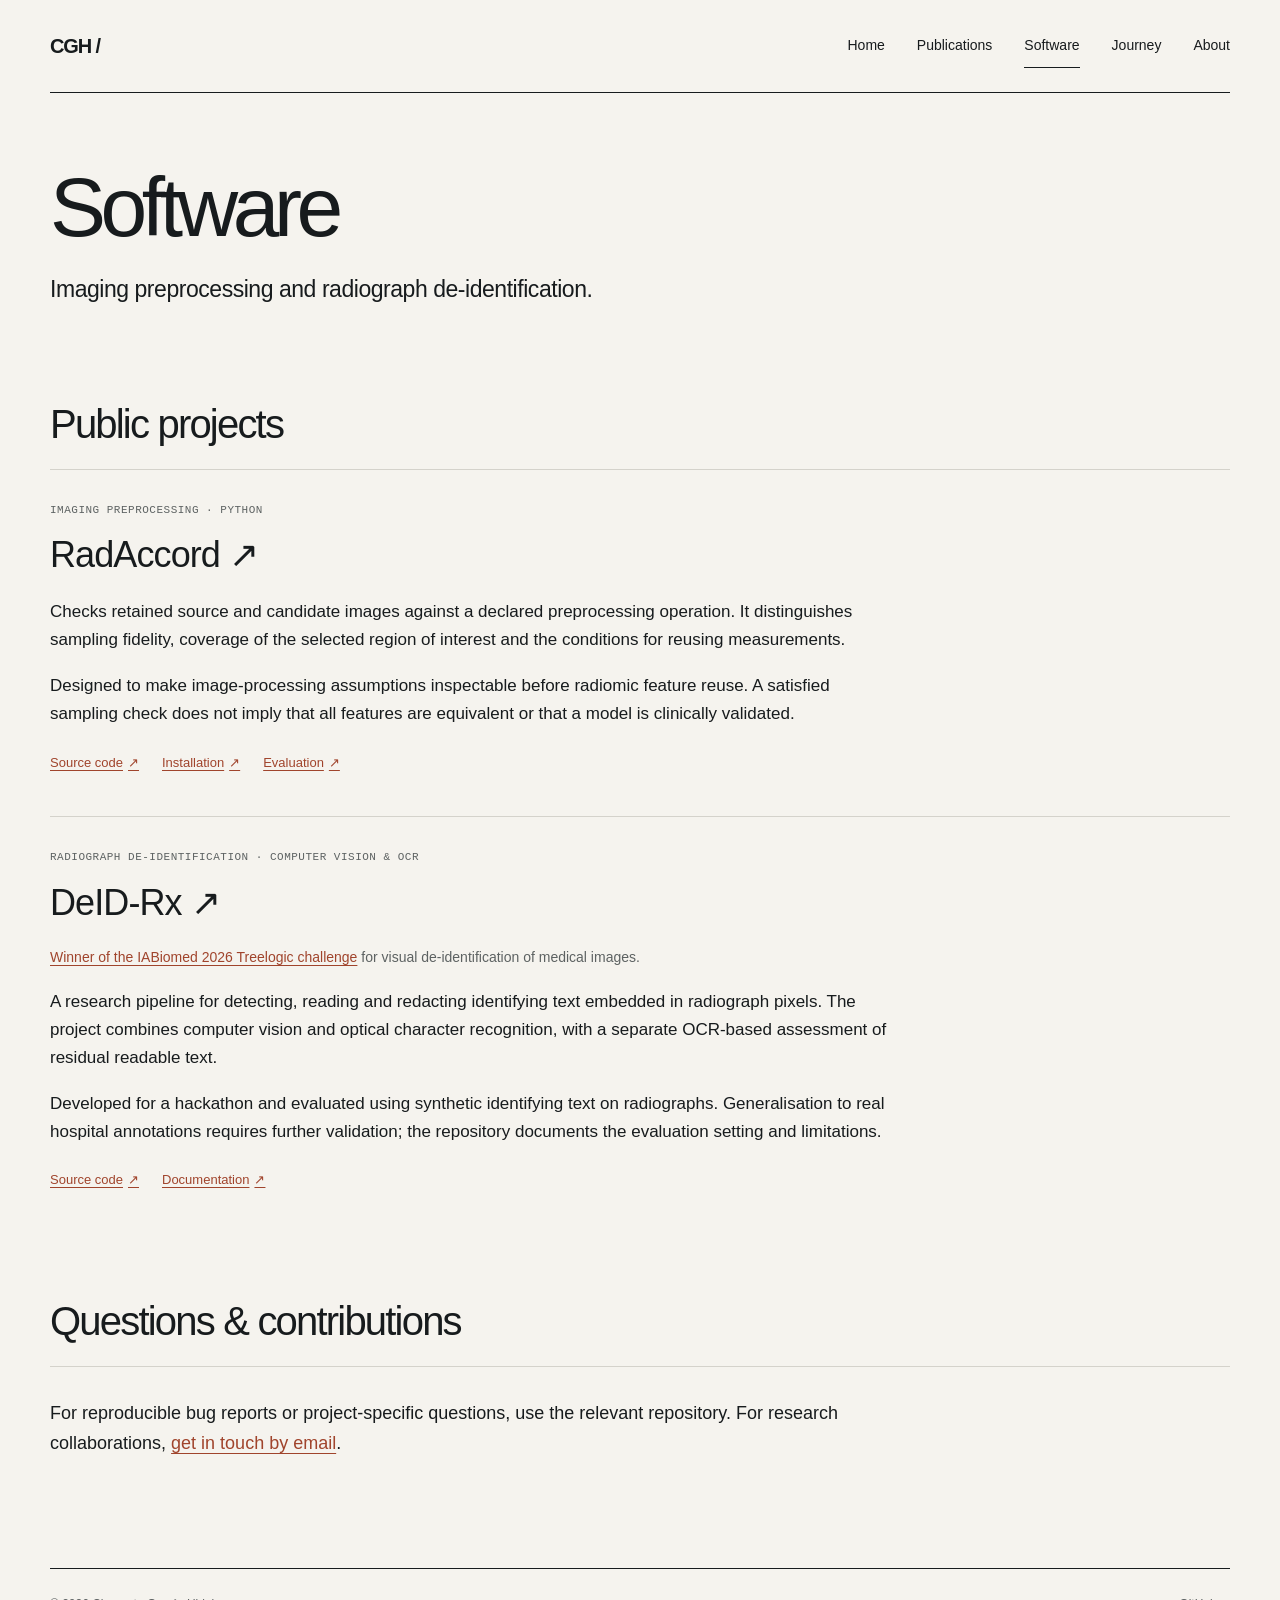
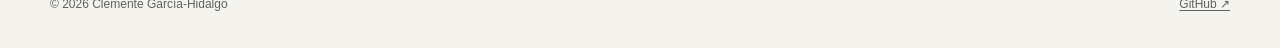
<file: software/index.html>
<!doctype html>
<html lang="en">
<head>
  <meta charset="utf-8">
  <meta name="viewport" content="width=device-width, initial-scale=1">
  <meta name="description" content="Research software by Clemente García-Hidalgo: RadAccord for imaging preprocessing checks and DeID-Rx for pixel-level text de-identification research.">
  <title>Software · Clemente García-Hidalgo</title>
  <link rel="canonical" href="https://torkitor.github.io/software/">
  <link rel="icon" href="../assets/favicon.svg" type="image/svg+xml">
  <link rel="stylesheet" href="../assets/style.css?v=20261112-r5">
</head>
<body>
  <a class="skip-link" href="#main">Skip to content</a>
  <div class="page">
    <header class="site-header">
      <a class="wordmark" href="../" aria-label="Clemente García-Hidalgo, home">CGH /</a>
      <nav aria-label="Main navigation">
        <a href="../">Home</a>
        <a href="../publications/">Publications</a>
        <a href="./" aria-current="page">Software</a>
        <a href="../journey/">Journey</a><a href="../about/">About</a>
      </nav>
    </header>

    <main id="main">
      <h1>Software</h1>
      <p class="subtitle">Imaging preprocessing and radiograph de-identification.</p>

      <section aria-labelledby="projects-heading">
        <h2 id="projects-heading">Public projects</h2>
        <article class="entry project">
          <p class="eyebrow">Imaging preprocessing · Python</p>
          <h3><a href="https://github.com/torkitor/RadAccord">RadAccord <span aria-hidden="true">↗</span></a></h3>
          <p>Checks retained source and candidate images against a declared preprocessing operation. It distinguishes sampling fidelity, coverage of the selected region of interest and the conditions for reusing measurements.</p>
          <p>Designed to make image-processing assumptions inspectable before radiomic feature reuse. A satisfied sampling check does not imply that all features are equivalent or that a model is clinically validated.</p>
          <div class="links-row">
            <a href="https://github.com/torkitor/RadAccord">Source code <span aria-hidden="true">↗</span></a>
            <a href="https://github.com/torkitor/RadAccord/blob/main/docs/INSTALL.md">Installation <span aria-hidden="true">↗</span></a>
            <a href="https://github.com/torkitor/RadAccord/blob/main/docs/PROSPECTIVE_VALIDATION.md">Evaluation <span aria-hidden="true">↗</span></a>
          </div>
        </article>
        <article class="entry project">
          <p class="eyebrow">Radiograph de-identification · Computer vision &amp; OCR</p>
          <h3><a href="https://github.com/torkitor/hackathon-Treelogic-clemente">DeID-Rx <span aria-hidden="true">↗</span></a></h3>
          <p class="meta"><a href="https://iabiomed.org/hackathon-2026/">Winner of the IABiomed 2026 Treelogic challenge</a> for visual de-identification of medical images.</p>
          <p>A research pipeline for detecting, reading and redacting identifying text embedded in radiograph pixels. The project combines computer vision and optical character recognition, with a separate OCR-based assessment of residual readable text.</p>
          <p>Developed for a hackathon and evaluated using synthetic identifying text on radiographs. Generalisation to real hospital annotations requires further validation; the repository documents the evaluation setting and limitations.</p>
          <div class="links-row">
            <a href="https://github.com/torkitor/hackathon-Treelogic-clemente">Source code <span aria-hidden="true">↗</span></a>
            <a href="https://github.com/torkitor/hackathon-Treelogic-clemente#readme">Documentation <span aria-hidden="true">↗</span></a>
          </div>
        </article>
      </section>

      <section class="contact" aria-labelledby="collaborate-heading">
        <h2 id="collaborate-heading">Questions &amp; contributions</h2>
        <p>For reproducible bug reports or project-specific questions, use the relevant repository. For research collaborations, <a href="mailto:clemente292@gmail.com">get in touch by email</a>.</p>
      </section>
    </main>

    <footer class="site-footer">
      <span>© 2026 Clemente García-Hidalgo</span>
      <a href="https://github.com/torkitor">GitHub <span aria-hidden="true">↗</span></a>
    </footer>
  </div>
</body>
</html>
</file>
<file: assets/style.css>
:root {
  color-scheme: light;
  --paper: #f5f3ee;
  --ink: #171b1d;
  --muted: #5d6262;
  --accent: #a0442c;
  --rule: #d4d2cb;
  --mono: "SFMono-Regular", Consolas, "Liberation Mono", monospace;
  --sans: "Helvetica Neue", Helvetica, Arial, sans-serif;
}

* { box-sizing: border-box; }
html { scroll-padding-top: 32px; }
body { margin: 0; background: var(--paper); color: var(--ink); font: 17px/1.65 var(--sans); -webkit-font-smoothing: antialiased; }
[hidden] { display: none !important; }
.page { display: flex; flex-direction: column; width: min(1180px, calc(100% - 96px)); min-height: 100vh; margin-inline: auto; }
main { flex: 1; min-width: 0; padding-top: 72px; }
a { color: var(--accent); text-decoration-thickness: 1px; text-underline-offset: .2em; overflow-wrap: anywhere; }
a:focus-visible, button:focus-visible, input:focus-visible, select:focus-visible, summary:focus-visible { outline: 2px solid var(--accent); outline-offset: 5px; }
button, input, select { font: inherit; }
button, select, summary { cursor: pointer; }
button { color: inherit; }
img { display: block; max-width: 100%; }
strong { font-weight: 600; }
h1, h2, h3, p, figure { margin: 0; }
p + p { margin-top: 18px; }
h1, h2, h3 { font-weight: 500; }
h1 { font-size: clamp(52px, 6.6vw, 84px); line-height: 1.02; letter-spacing: -.065em; overflow-wrap: break-word; }
h2 { margin-bottom: 32px; padding-bottom: 22px; border-bottom: 1px solid var(--rule); font-size: clamp(28px, 3.2vw, 40px); line-height: 1.15; letter-spacing: -.045em; }
h3 { font-size: 24px; line-height: 1.3; letter-spacing: -.025em; }
h3 a { color: inherit; text-decoration: none; }
section { margin-top: 96px; }
.skip-link { position: absolute; top: -100px; left: 24px; z-index: 10; padding: 12px 18px; border: 1px solid var(--ink); background: var(--paper); color: var(--ink); }
.skip-link:focus { top: 12px; }
.site-header { display: flex; align-items: center; justify-content: space-between; gap: 32px; padding: 24px 0; border-bottom: 1px solid var(--ink); }
.wordmark { color: var(--ink); font: 600 20px/1 var(--sans); letter-spacing: -.055em; white-space: nowrap; text-decoration: none; }
.site-header nav { display: flex; flex-wrap: wrap; gap: 0 32px; }
.site-header nav a { display: inline-flex; align-items: center; min-height: 44px; border-bottom: 1px solid transparent; color: var(--ink); font-size: 14px; text-decoration: none; }
.site-header nav a[aria-current="page"] { border-bottom-color: var(--ink); }
.eyebrow { margin-bottom: 22px; color: var(--muted); font: 11px/1.6 var(--mono); letter-spacing: .045em; text-transform: uppercase; }
.subtitle { margin-top: 22px; color: var(--ink); font-size: 23px; line-height: 1.4; letter-spacing: -.02em; }
.lead { max-width: 810px; margin-top: 28px; font-size: 21px; line-height: 1.6; letter-spacing: -.015em; }
.hero { display: grid; grid-template-columns: minmax(0, 1.12fr) minmax(0, .88fr); align-items: start; gap: 56px; margin-top: 0; }
.hero-copy { min-width: 0; padding-top: 9px; }
.hero h1 { font-size: clamp(52px, 6.2vw, 80px); line-height: .99; }
.hero .subtitle { margin-top: 26px; font-size: 24px; }
.hero .lead { max-width: 560px; margin-top: 28px; font-size: 19px; line-height: 1.65; }
.hero figure { min-width: 0; }
.portrait { width: 100%; height: clamp(440px, 43vw, 560px); object-fit: cover; object-position: 42% center; }
figcaption { margin-top: 12px; color: var(--muted); font-size: 12px; line-height: 1.5; }
.affiliation { max-width: 500px; margin-top: 23px; color: var(--muted); font-size: 14px; line-height: 1.7; }
.hero-actions { display: flex; align-items: center; flex-wrap: wrap; gap: 12px 26px; margin-top: 30px; }
.hero-actions > a { display: inline-flex; align-items: center; min-height: 44px; font-size: 15px; }
.button { display: inline-flex; align-items: center; justify-content: center; min-height: 48px; padding: 12px 21px; border: 1px solid var(--ink); border-radius: 0; background: var(--ink); color: var(--paper); font-size: 14px; text-decoration: none; }
.links-row { display: flex; align-items: center; flex-wrap: wrap; gap: 0 23px; margin-top: 18px; font-size: 13px; line-height: 1.5; }
.links-row a { display: inline-flex; align-items: center; gap: 5px; min-height: 44px; }
.hero-actions .links-row { margin: 0; }
.hero > .links-row { grid-column: 1 / -1; }
.metrics { display: grid; grid-template-columns: repeat(3, minmax(0, 1fr)); gap: 32px; margin-top: 54px; padding: 32px 0 30px; border-top: 1px solid var(--ink); border-bottom: 1px solid var(--rule); }
.metric { min-width: 0; }
.metric strong { display: block; font-size: 64px; font-weight: 400; line-height: 1; letter-spacing: -.065em; font-variant-numeric: tabular-nums; }
.metric span { display: block; margin-top: 13px; font-size: 16px; line-height: 1.4; }
.metric small { display: block; margin-top: 5px; color: var(--muted); font-size: 12px; line-height: 1.5; }
.research-list { margin: 0; padding: 0; list-style: none; }
.research-list > * { display: grid; grid-template-columns: minmax(150px, .35fr) minmax(0, 1fr); gap: 48px; padding: 30px 0; border-bottom: 1px solid var(--rule); }
.research-list > :first-child { padding-top: 0; }
.research-topic-label { padding-top: 5px; color: var(--muted); font-size: 14px; line-height: 1.6; }
.research-list h3 { max-width: 720px; font-size: 27px; }
.research-list h3 + p { max-width: 720px; margin-top: 13px; color: var(--muted); font-size: 17px; }
.section-heading { display: flex; align-items: baseline; justify-content: space-between; flex-wrap: wrap; gap: 12px 24px; margin-bottom: 32px; padding-bottom: 22px; border-bottom: 1px solid var(--rule); }
.section-heading h2 { margin: 0; padding: 0; border: 0; }
.section-heading > a { display: inline-flex; align-items: center; min-height: 44px; font-size: 14px; }
.entry { margin-bottom: 32px; padding-bottom: 32px; border-bottom: 1px solid var(--rule); }
.entry:last-child { margin-bottom: 0; padding-bottom: 0; border-bottom: 0; }
.entry h3 { max-width: 1000px; font-size: 25px; }
.entry .eyebrow { margin-bottom: 13px; }
.entry .links-row { margin-top: 12px; }
.meta { margin-top: 10px; color: var(--muted); font-size: 14px; line-height: 1.7; }
.project h3 { font-size: 36px; }
.project h3 + p { margin-top: 19px; }
.project p { max-width: 850px; }
.text-link { display: inline-flex; align-items: center; min-height: 44px; margin-top: 13px; font-size: 14px; }
.news { margin: 0; padding: 0; list-style: none; }
.news li { display: grid; grid-template-columns: 110px minmax(0, 1fr); gap: 32px; padding: 20px 0; border-bottom: 1px solid var(--rule); font-size: 16px; }
.news li:first-child { padding-top: 0; }
.news li:last-child { padding-bottom: 0; border-bottom: 0; }
.news time { padding-top: 4px; color: var(--muted); font: 11px/1.7 var(--mono); }
.contact p { max-width: 800px; font-size: 18px; }
.publication-heading { display: flex; align-items: flex-start; justify-content: space-between; gap: 36px; }
.publication-heading > :first-child { flex: 1; min-width: 0; }
.publication-total { flex: 0 0 auto; text-align: right; }
.total-mark { display: block; font-size: 112px; font-weight: 400; line-height: .9; letter-spacing: -.075em; font-variant-numeric: tabular-nums; }
.total-caption { display: block; max-width: 140px; margin-top: 15px; color: var(--muted); font-size: 13px; line-height: 1.5; }
.catalogue-summary { max-width: 800px; margin-top: 30px; color: var(--muted); font-size: 17px; line-height: 1.7; }
.catalogue-summary strong { color: var(--ink); }
.filter-panel { margin-top: 46px; padding: 25px 0 10px; border-top: 1px solid var(--ink); border-bottom: 1px solid var(--rule); }
.filter-grid { display: grid; grid-template-columns: minmax(0, 2fr) minmax(0, 1fr) minmax(0, 1fr); gap: 24px; }
.filter-field { display: flex; flex-direction: column; gap: 9px; min-width: 0; }
.filter-field label { color: var(--muted); font: 11px/1.6 var(--mono); letter-spacing: .025em; }
.filter-field input, .filter-field select { width: 100%; min-width: 0; min-height: 48px; padding: 11px 12px; border: 1px solid #989a95; border-radius: 0; background: var(--paper); color: var(--ink); font-size: 16px; line-height: 1.5; }
.filter-field input::placeholder { color: var(--muted); opacity: 1; }
.filter-bottom { display: flex; align-items: center; justify-content: space-between; flex-wrap: wrap; gap: 4px 24px; margin-top: 13px; }
.check-label { display: inline-flex; align-items: center; gap: 10px; min-height: 44px; cursor: pointer; font-size: 14px; line-height: 1.5; }
.check-label input { width: 18px; height: 18px; margin: 0; accent-color: var(--accent); }
.reset { min-height: 44px; padding: 8px 0; border: 0; background: none; color: var(--accent); font-size: 14px; text-decoration: underline; text-underline-offset: .2em; }
.results-row { display: flex; align-items: baseline; justify-content: space-between; flex-wrap: wrap; gap: 8px 24px; margin: 22px 0 38px; color: var(--muted); font-size: 13px; line-height: 1.6; }
.year-group { margin-top: 50px; }
.year-group h2 { display: flex; align-items: baseline; gap: 20px; margin-bottom: 0; padding-bottom: 18px; font-size: 37px; }
.year-group h2 span { color: var(--muted); font-size: 13px; letter-spacing: 0; }
.publication { display: grid; grid-template-columns: 38px minmax(0, 1fr); gap: 18px; padding: 32px 0; border-bottom: 1px solid var(--rule); }
.publication:last-child { border-bottom: 0; }
.pub-number { padding-top: 4px; color: var(--muted); font: 11px/1.6 var(--mono); font-variant-numeric: tabular-nums; }
.pub-topline { display: flex; align-items: center; flex-wrap: wrap; gap: 8px 16px; margin-bottom: 13px; }
.venue { color: var(--accent); font-size: 14px; line-height: 1.5; }
.badge { display: inline-block; padding-left: 14px; border-left: 1px solid var(--rule); color: var(--ink); font-size: 12px; line-height: 1.5; white-space: nowrap; }
.pub-kind { color: var(--muted); font-size: 12px; line-height: 1.5; }
.publication h3 { max-width: 990px; font-size: 23px; line-height: 1.35; }
.authors { max-width: 970px; margin-top: 13px; color: var(--muted); font-size: 14px; line-height: 1.75; }
.authors strong { color: var(--ink); }
.pub-details { display: flex; flex-wrap: wrap; gap: 5px 18px; margin-top: 10px; color: var(--muted); font-size: 12px; line-height: 1.6; }
.publication .links-row { margin-top: 8px; }
.topic { display: inline-block; color: var(--muted); font-size: 12px; }
.no-results { margin: 36px 0; padding: 32px 0; border-bottom: 1px solid var(--rule); color: var(--muted); }
.profile-intro { max-width: 900px; }
.profile-intro .eyebrow { margin-top: 0; }
.profile-intro .lead { max-width: 850px; }
.jump-links { display: flex; flex-wrap: wrap; gap: 0 26px; margin-top: 38px; padding: 13px 0; border-top: 1px solid var(--ink); border-bottom: 1px solid var(--rule); font-size: 13px; }
.jump-links a { display: inline-flex; align-items: center; min-height: 44px; }
.timeline-item { display: grid; grid-template-columns: 175px minmax(0, 1fr); gap: 42px; padding: 28px 0; border-bottom: 1px solid var(--rule); }
.timeline-item:first-child { padding-top: 0; }
.timeline-item:last-child { padding-bottom: 0; border-bottom: 0; }
.timeline-item .period { margin-top: 0; padding-top: 5px; color: var(--muted); font: 12px/1.8 var(--mono); }
.timeline-item h3 { font-size: 23px; }
.timeline-item p { max-width: 820px; margin-top: 10px; font-size: 16px; }
.role-list { display: grid; grid-template-columns: repeat(2, minmax(0, 1fr)); gap: 0 48px; margin: 0; padding: 0; list-style: none; }
.role-list > * { min-width: 0; padding: 24px 0; border-bottom: 1px solid var(--rule); }
.role-list h3 { margin-top: 9px; font-size: 23px; }
.role-list p { margin-top: 12px; color: var(--muted); font-size: 16px; }
.role-list .meta { margin-top: 0; font: 11px/1.7 var(--mono); }
.timeline + .role-list { margin-top: 42px; }
.recognition-grid { display: grid; grid-template-columns: repeat(2, minmax(0, 1fr)); gap: 36px 48px; }
.recognition-grid > * { min-width: 0; padding-top: 22px; border-top: 1px solid var(--ink); }
.recognition-grid h3 { margin-top: 11px; font-size: 25px; }
.recognition-grid p { margin-top: 14px; color: var(--muted); font-size: 16px; }
.recognition-grid .meta { margin-top: 0; font: 11px/1.7 var(--mono); }
details.archive { margin-top: 36px; padding: 12px 0; border-top: 1px solid var(--rule); border-bottom: 1px solid var(--rule); }
details.archive summary { min-height: 44px; padding: 9px 0; color: var(--ink); font-size: 17px; line-height: 1.5; }
details.archive summary::marker { color: var(--accent); }
details.archive h3 { margin-top: 32px; font-size: 24px; }
details.archive h4 { margin: 24px 0 12px; font-size: 18px; font-weight: 500; }
.archive-list { margin: 14px 0 24px; padding-left: 22px; }
.archive-list li { padding: 7px 0 7px 3px; font-size: 15px; }
.source-note { max-width: 900px; margin-top: 24px; color: var(--muted); font-size: 12px; line-height: 1.75; }
.press-grid { display: grid; grid-template-columns: 1fr 1fr; gap: 64px; }
.press-feature { min-width: 0; }
.press-feature figure { margin-bottom: 25px; }
.press-feature img { width: 100%; height: auto; }
.press-feature figcaption { font-size: 11px; }
.press-feature .eyebrow { color: var(--accent); }
.press-feature h3 { margin-bottom: 24px; font-size: clamp(28px, 3.1vw, 42px); line-height: 1.13; }
.press-feature:first-child { padding-top: 0; }
.press-feature:first-child h3 { font-size: clamp(38px, 4.4vw, 60px); }
.press-feature p { max-width: 580px; }
.journey-preview { display: grid; grid-template-columns: 1.15fr 1fr; gap: 60px; align-items: center; padding-block: 42px; border-block: 1px solid var(--rule); }
.journey-preview img { width: 100%; height: auto; }
.journey-preview h2 { margin-bottom: 24px; padding-bottom: 0; border: 0; font-size: clamp(36px, 4.1vw, 54px); line-height: 1.08; letter-spacing: -.045em; }
.journey-preview .eyebrow { color: var(--accent); }
.journey-preview .text-link { display: inline-flex; align-items: center; min-height: 44px; margin-top: 16px; }
.press-links { display: flex; flex-direction: column; align-items: flex-start; }
.award-list { display: grid; grid-template-columns: 1fr 1fr; gap: 0 48px; list-style: none; margin: 52px 0 0; padding: 0; }
.award-list li { border-top: 1px solid var(--rule); padding: 24px 0; }
.award-list h3 { font-size: 22px; }
.award-list p { margin-top: 12px; color: var(--muted); font-size: 14px; }
.editorial-feature { padding: 44px 48px; background: var(--ink); color: var(--paper); }
.editorial-feature h2 { border-color: #555b5d; }
.editorial-feature a { color: var(--paper); }
.editorial-feature a:focus-visible { outline-color: var(--paper); }
.journal-grid { display: grid; grid-template-columns: 1fr 1fr; gap: 0 48px; }
.journal-grid article { padding: 25px 0; border-bottom: 1px solid var(--rule); }
.journal-grid h3 { font-family: Georgia, serif; font-size: 28px; font-weight: 400; line-height: 1.23; letter-spacing: -.025em; }
.journal-role { margin-top: 14px; color: var(--muted); font-size: 13px; }
.editorial-feature .journal-role { color: #cfccc5; }
.editorial-feature .journal-grid article { border-color: #555b5d; }
.editorial-feature .text-link { margin-top: 26px; }
.editorial-feature a:hover { color: #e9b5a1; }
.journal-list { columns: 2; column-gap: 38px; margin: 24px 0; padding-left: 22px; }
.journal-list li { break-inside: avoid; margin-bottom: 12px; font-size: 14px; }
.site-footer { display: flex; align-items: baseline; justify-content: space-between; flex-wrap: wrap; gap: 12px 24px; margin-top: 110px; padding: 26px 0 34px; border-top: 1px solid var(--ink); color: var(--muted); font-size: 12px; line-height: 1.6; }
.site-footer a { color: inherit; }

@media (hover: hover) and (pointer: fine) {
  a:hover { color: var(--ink); }
  h3 a:hover { color: var(--accent); text-decoration: underline; }
  .site-header nav a:hover { border-bottom-color: var(--ink); }
  .button:hover { background: var(--accent); border-color: var(--accent); color: var(--paper); }
  summary:hover { color: var(--accent); }
}

@media (max-width: 1050px) {
  .page { width: calc(100% - 64px); }
  main { padding-top: 55px; }
  .hero { gap: 36px; }
  .hero h1 { font-size: clamp(50px, 6.2vw, 68px); }
  .hero .subtitle { font-size: 22px; }
  .hero .lead { font-size: 18px; }
  .portrait { height: 510px; }
  .research-list > * { gap: 32px; }
  .role-list, .recognition-grid { column-gap: 32px; }
  .publication h3 { font-size: 22px; }
}

@media (max-width: 760px) {
  .journey-preview { grid-template-columns: 1fr; gap: 28px; padding-block: 30px; }
  .press-grid { gap: 32px; }
  .editorial-feature { padding: 30px 26px; }
  .journal-grid { gap: 0 28px; }
  .journal-grid h3 { font-size: 25px; }
  .page { width: calc(100% - 40px); }
  body { font-size: 16px; }
  main { padding-top: 40px; }
  .site-header { gap: 24px; padding: 16px 0; }
  .site-header nav { gap: 0 20px; }
  .site-header nav a { font-size: 13px; }
  h1 { font-size: clamp(44px, 9.5vw, 68px); }
  h2 { margin-bottom: 26px; padding-bottom: 18px; font-size: 32px; }
  h3 { font-size: 23px; }
  section { margin-top: 66px; }
  .eyebrow { margin-bottom: 18px; font-size: 10px; }
  .subtitle { margin-top: 19px; font-size: 21px; }
  .lead { font-size: 19px; }
  .hero { grid-template-columns: 1fr; gap: 34px; }
  .hero-copy { padding-top: 0; }
  .hero h1 { font-size: clamp(48px, 10.7vw, 76px); }
  .hero .subtitle { margin-top: 22px; font-size: 23px; }
  .hero .lead { max-width: 640px; margin-top: 24px; font-size: 18px; }
  .hero .affiliation { max-width: 600px; }
  .portrait { width: 100%; height: auto; aspect-ratio: 3 / 2; object-fit: cover; object-position: 42% center; }
  .hero-actions { margin-top: 24px; }
  .metrics { gap: 30px 24px; margin-top: 44px; padding: 26px 0; }
  .metric strong { font-size: 52px; }
  .metric span { margin-top: 11px; font-size: 14px; }
  .metric small { font-size: 11px; }
  .research-list > * { grid-template-columns: 1fr; gap: 11px; padding: 26px 0; }
  .research-topic-label { padding: 0; font-size: 13px; }
  .research-list h3 { font-size: 25px; }
  .research-list h3 + p { font-size: 16px; }
  .section-heading { margin-bottom: 26px; padding-bottom: 18px; gap: 6px 20px; }
  .entry h3 { font-size: 23px; }
  .project h3 { font-size: 32px; }
  .publication-heading { gap: 22px; }
  .publication-heading h1 { font-size: clamp(40px, 7.5vw, 58px); }
  .publication-heading .subtitle { font-size: 19px; }
  .total-mark { font-size: 84px; }
  .total-caption { max-width: 100px; font-size: 12px; }
  .filter-grid { grid-template-columns: repeat(2, minmax(0, 1fr)); gap: 18px 16px; }
  .filter-field:first-child { grid-column: 1 / -1; }
  .filter-panel { margin-top: 32px; }
  .catalogue-summary { font-size: 16px; }
  .publication { grid-template-columns: 26px minmax(0, 1fr); gap: 13px; padding: 27px 0; }
  .publication h3 { font-size: 21px; }
  .authors { font-size: 13px; }
  .jump-links { column-gap: 22px; margin-top: 30px; }
  .timeline-item { grid-template-columns: 1fr; gap: 13px; padding: 26px 0; }
  .timeline-item .period { padding-top: 0; }
  .role-list { grid-template-columns: 1fr; }
  .recognition-grid { gap: 30px 24px; }
  .recognition-grid h3 { font-size: 22px; }
  .recognition-grid p { font-size: 15px; }
  .site-footer { margin-top: 76px; }
}

@media (max-width: 480px) {
  .press-grid, .award-list, .journal-grid { grid-template-columns: 1fr; }
  .press-feature:first-child h3 { font-size: 40px; }
  .journal-list { columns: 1; }
  .site-header { flex-direction: column; align-items: flex-start; gap: 12px; padding: 21px 0 12px; }
  .site-header nav { justify-content: space-between; width: 100%; gap: 8px; }
  .site-header nav a { font-size: 13px; }
  .hero h1 { font-size: clamp(43px, 10.5vw, 54px); }
  .hero .subtitle { font-size: 21px; }
  .metrics { gap: 18px; }
  .metric strong { font-size: 44px; }
  .metric span { font-size: 13px; }
  .news li { grid-template-columns: 1fr; gap: 8px; font-size: 15px; }
  .news time { padding-top: 0; }
  .publication-heading { align-items: flex-end; gap: 16px; }
  .publication-heading h1 { font-size: clamp(36px, 8.5vw, 42px); }
  .publication-heading .eyebrow { font-size: 9px; }
  .publication-heading .subtitle { font-size: 17px; }
  .total-mark { font-size: 68px; }
  .total-caption { max-width: 82px; font-size: 11px; }
  .check-label { font-size: 13px; }
  .results-row { font-size: 12px; }
  .year-group h2 { font-size: 32px; }
  .publication { grid-template-columns: 20px minmax(0, 1fr); gap: 10px; }
  .publication h3 { font-size: 20px; }
  .pub-topline { gap: 7px 12px; }
  .venue { font-size: 13px; }
  .badge { padding-left: 11px; font-size: 11px; }
  .recognition-grid { grid-template-columns: 1fr; }
  .links-row { gap: 0 20px; }
}

@media (max-width: 360px) {
  .site-header nav { gap: 6px; }
  .site-header nav a { font-size: 12px; }
  .publication-heading { display: block; }
  .publication-heading h1 { font-size: 44px; }
  .publication-total { display: flex; align-items: baseline; gap: 18px; margin-top: 24px; text-align: left; }
  .total-caption { max-width: none; }
}

@media (prefers-reduced-motion: reduce) {
  *, *::before, *::after { scroll-behavior: auto !important; animation: none !important; transition: none !important; }
}

@media print {
  .editorial-feature { color: black; background: none; padding: 0; }
  .editorial-feature a, .editorial-feature .journal-role { color: black; }
  body { background: white; color: black; font-size: 10.5pt; line-height: 1.5; }
  .page { width: 100%; min-height: 0; }
  main { padding-top: 0; }
  .site-header, .skip-link, .site-footer, .filter-panel, .results-row, .jump-links, .hero-actions { display: none; }
  h1, .hero h1, .publication-heading h1 { font-size: 34pt; }
  h2 { font-size: 20pt; margin-bottom: 18px; padding-bottom: 12px; }
  h3 { font-size: 13pt; }
  section { margin-top: 30px; }
  h2, h3, summary { break-after: avoid; }
  .hero { grid-template-columns: minmax(0, 1fr) 160px; gap: 28px; }
  .hero .portrait { width: 160px; height: 200px; }
  .hero .lead, .lead { font-size: 11pt; }
  .subtitle, .hero .subtitle { font-size: 15pt; }
  .metrics { grid-template-columns: repeat(3, 1fr); margin-top: 26px; padding: 20px 0; }
  .metric strong { font-size: 32pt; }
  .metric span { font-size: 10pt; }
  .metric small { font-size: 8pt; }
  .entry, .publication, .timeline-item, .recognition-grid > * { break-inside: avoid; }
  .entry h3, .publication h3, .timeline-item h3, .role-list h3, .recognition-grid h3 { font-size: 13pt; }
  .publication { padding: 20px 0; }
  .publication-total .total-mark { font-size: 56pt; }
  .authors, .meta, .timeline-item p, .role-list p, .recognition-grid p, .archive-list li { font-size: 9pt; }
  .links-row, .source-note { font-size: 8pt; }
  a { color: inherit; text-decoration: none; }
  .role-list { grid-template-columns: 1fr 1fr; }
  details.archive { break-inside: auto; }
}
</file>
<file: assets/knowledge-cloud.css>
.knowledge-stage { margin-top: 30px; border-top: 1px solid var(--rule); border-bottom: 1px solid var(--rule); }
#knowledge-canvas { display: block; width: 100%; height: clamp(370px, 46vw, 570px); background: transparent; cursor: grab; touch-action: pan-y pinch-zoom; }
#knowledge-canvas.is-dragging { cursor: grabbing !important; }
.knowledge-toolbar { display: flex; align-items: center; justify-content: space-between; gap: 12px 24px; padding: 5px 0 8px; }
.knowledge-toolbar p { max-width: 520px; color: var(--muted); font-size: 12px; line-height: 1.6; }
#knowledge-pause { flex-shrink: 0; min-height: 44px; padding: 8px 0 8px 16px; border: 0; border-radius: 0; background: none; color: var(--ink); font-size: 12px; text-decoration: underline; text-underline-offset: 4px; }
.knowledge-fields { display: grid; grid-template-columns: repeat(3, minmax(0, 1fr)); gap: 0 32px; margin-top: 24px; }
.knowledge-fields button { display: flex; align-items: center; gap: 11px; min-height: 54px; padding: 14px 0; border: 0; border-bottom: 1px solid var(--rule); border-radius: 0; background: none; color: var(--muted); font-size: 15px; line-height: 1.4; text-align: left; }
.knowledge-fields button::before { content: ''; flex: 0 0 6px; width: 6px; height: 6px; border-radius: 50%; background: var(--field-color, var(--accent)); opacity: .5; }
.knowledge-fields button[aria-pressed="true"] { border-bottom-color: var(--field-color, var(--accent)); color: var(--ink); }
.knowledge-fields button[aria-pressed="true"]::before { opacity: 1; }
.knowledge-selection { display: grid; grid-template-columns: minmax(0, 1fr) auto; align-items: start; gap: 32px 64px; min-height: 175px; padding-top: 34px; }
#knowledge-detail h3 { font-size: 30px; }
#knowledge-detail p { max-width: 780px; margin-top: 14px; color: var(--muted); font-size: 17px; line-height: 1.7; }
#knowledge-link { display: inline-flex; align-items: center; min-height: 44px; font-size: 14px; }
.knowledge-fallback { margin-top: 25px; }
.knowledge-fallback > p { max-width: 780px; }

@media (hover: hover) and (pointer: fine) {
  .knowledge-fields button:hover { color: var(--ink); border-bottom-color: var(--ink); }
  #knowledge-pause:hover { color: var(--accent); }
}

@media (max-width: 760px) {
  #knowledge-canvas { height: 400px; }
  .knowledge-fields { column-gap: 22px; }
  .knowledge-fields button { font-size: 14px; }
  .knowledge-selection { grid-template-columns: 1fr; gap: 12px; min-height: 240px; padding-top: 28px; }
  #knowledge-detail h3 { font-size: 26px; }
  #knowledge-detail p { font-size: 16px; }
  #knowledge-link { justify-self: start; }
}

@media (max-width: 480px) {
  #knowledge-canvas { height: 360px; }
  .knowledge-toolbar { gap: 12px; }
  .knowledge-toolbar p { max-width: 190px; font-size: 11px; }
  #knowledge-pause { padding-left: 4px; font-size: 11px; }
  .knowledge-fields { grid-template-columns: repeat(2, minmax(0, 1fr)); column-gap: 22px; }
  .knowledge-fields button { min-height: 58px; gap: 8px; font-size: 14px; }
  .knowledge-selection { min-height: 275px; }
}

@media (prefers-reduced-motion: reduce) {
  #knowledge-map *, #knowledge-map *::before { animation: none !important; transition: none !important; }
}

@media print {
  .knowledge-stage, .knowledge-fields, .knowledge-selection { display: none !important; }
  .knowledge-fallback[hidden] { display: block !important; }
  .knowledge-fallback > p { font-size: 10.5pt; }
}
</file>
<file: assets/journey.css>
.journey-page { --ease-out: cubic-bezier(.23, 1, .32, 1); }
.journey-intro { position: relative; max-width: 1060px; }
.journey-intro h1 { max-width: 1000px; font-size: clamp(64px, 8.2vw, 112px); line-height: .99; letter-spacing: -.065em; }
.journey-intro .lead { max-width: 740px; margin-top: 34px; font-size: 23px; line-height: 1.6; }
.journey-years { margin-top: 30px; color: var(--accent); font-size: 42px; font-weight: 400; line-height: 1.2; letter-spacing: -.055em; font-variant-numeric: tabular-nums; }
.journey-hero-media { display: grid; grid-template-columns: minmax(0, 1.18fr) minmax(0, .82fr); align-items: start; gap: 54px; margin: 54px 12px 76px; }
.journey-hero-media > :first-child { transform: rotate(-1.2deg); }
.journey-hero-media > :last-child { width: 94%; margin-top: 22%; justify-self: end; transform: rotate(1.2deg); }
.journey-hero-media img { width: 100%; height: auto; }
.journey-hero-media figcaption { max-width: 500px; margin-top: 13px; font-size: 12px; }
.journey-index { position: sticky; top: 0; z-index: 5; display: flex; align-items: center; justify-content: space-between; gap: 10px 24px; margin-top: 52px; padding: 12px 0; border-top: 1px solid var(--ink); border-bottom: 1px solid var(--rule); background: var(--paper); }
.journey-index a { display: inline-flex; align-items: center; min-height: 44px; padding: 7px 0; border-bottom: 1px solid transparent; color: var(--muted); font: 12px/1.5 var(--mono); text-decoration: none; white-space: nowrap; }
.journey-index a[aria-current="location"] { border-bottom-color: var(--accent); color: var(--ink); }
.journey-timeline { position: relative; margin-top: 92px; }
.journey-track { position: absolute; top: 8px; bottom: 0; left: 50%; width: 1px; background: var(--rule); pointer-events: none; }
.journey-progress { width: 100%; height: 100%; background: var(--accent); transform: scaleY(0); transform-origin: center top; }
.journey-chapter { position: relative; display: grid; grid-template-columns: minmax(0, 1fr) 110px minmax(0, 1fr); align-items: start; min-height: 390px; padding-bottom: 124px; scroll-margin-top: 116px; }
.journey-chapter:last-of-type { padding-bottom: 34px; }
.journey-chapter::before { content: attr(data-year); position: absolute; top: 33px; left: 50%; padding: 7px 5px; transform: translateX(-50%); background: var(--paper); color: var(--muted); font: 11px/1.3 var(--mono); font-variant-numeric: tabular-nums; }
.journey-marker { position: absolute; z-index: 1; top: 3px; left: calc(50% - 5px); width: 11px; height: 11px; border: 1px solid var(--ink); border-radius: 50%; background: var(--paper); }
.journey-chapter.is-reached .journey-marker { border-color: var(--accent); background: var(--accent); }
.journey-chapter.is-current::before { color: var(--accent); }
.journey-copy { grid-column: 1; grid-row: 1; min-width: 0; padding-top: 0; }
.journey-copy .eyebrow { margin-bottom: 18px; font-size: 10px; }
.journey-copy h2 { margin-bottom: 19px; padding-bottom: 0; border: 0; font-size: clamp(30px, 3.3vw, 43px); line-height: 1.12; letter-spacing: -.045em; text-wrap: balance; }
.journey-copy .journey-subtitle { margin: 0 0 24px; color: var(--accent); font-size: 15px; line-height: 1.55; }
.journey-copy > p:not(.eyebrow):not(.journey-subtitle) { font-size: 16px; line-height: 1.8; }
.journey-copy > p + p { margin-top: 17px; }
.journey-links { display: flex; flex-wrap: wrap; gap: 0 23px; margin-top: 22px; font-size: 13px; }
.journey-links a { display: inline-flex; align-items: center; min-height: 44px; }
.journey-honors { margin: 25px 0 0; padding: 20px 0 0; border-top: 1px solid var(--rule); list-style: none; }
.journey-honors li { position: relative; padding: 8px 0 8px 17px; font-size: 14px; line-height: 1.65; }
.journey-honors li::before { content: ''; position: absolute; top: 18px; left: 0; width: 5px; height: 1px; background: var(--accent); }
.journey-media { grid-column: 3; grid-row: 1; display: grid; gap: 28px; min-width: 0; padding: 3px 7px 0; }
.journey-media figure { width: 96%; margin: 0; transform: rotate(-.8deg); transform-origin: 50% 55%; opacity: 1; }
.journey-media figure + figure { width: 78%; justify-self: end; transform: rotate(1.2deg); }
.journey-media img { width: 100%; height: auto; background: var(--rule); }
.journey-media figcaption { margin-top: 12px; color: var(--muted); font-size: 11px; line-height: 1.6; }
.journey-chapter:nth-of-type(even) .journey-copy { grid-column: 3; }
.journey-chapter:nth-of-type(even) .journey-media { grid-column: 1; }
.journey-chapter:nth-of-type(even) .journey-media figure { transform: rotate(1deg); }
.journey-chapter:nth-of-type(even) .journey-media figure + figure { justify-self: start; transform: rotate(-1.2deg); }
.journey-chapter.without-media { min-height: 300px; }
.journey-chapter:focus-visible { outline: 2px solid var(--accent); outline-offset: 12px; }

/* Photographs remain visible if an observer never fires; only their placement settles. */
.journey-motion .journey-media figure { transition: transform 600ms var(--ease-out), opacity 600ms var(--ease-out); }
.journey-motion .journey-media figure + figure { transition-delay: 70ms; }
.journey-motion .journey-chapter:not(.is-revealed) .journey-media figure { transform: translateY(22px) rotate(-3deg); opacity: .86; }
.journey-motion .journey-chapter:not(.is-revealed) .journey-media figure + figure { transform: translateY(28px) rotate(3deg); }
.journey-motion .journey-chapter:nth-of-type(even):not(.is-revealed) .journey-media figure { transform: translateY(22px) rotate(3deg); }
.journey-motion .journey-chapter:nth-of-type(even):not(.is-revealed) .journey-media figure + figure { transform: translateY(28px) rotate(-3deg); }
.journey-chapter.journey-instant .journey-media figure { transition: none !important; }

@media (hover: hover) and (pointer: fine) {
  .journey-index a:hover { color: var(--ink); border-bottom-color: var(--ink); }
}

@media (max-width: 1000px) {
  .journey-intro .lead { font-size: 21px; }
  .journey-chapter { grid-template-columns: minmax(0, 1fr) 80px minmax(0, 1fr); padding-bottom: 98px; }
  .journey-copy h2 { font-size: 34px; }
  .journey-index { justify-content: flex-start; gap: 8px 20px; overflow-x: auto; overscroll-behavior-x: contain; scrollbar-width: thin; scrollbar-color: var(--accent) var(--paper); }
  .journey-index a { font-size: 11px; }
  .journey-hero-media { gap: 36px; }
}

@media (max-width: 760px) {
  .journey-intro h1 { font-size: clamp(52px, 10.8vw, 82px); }
  .journey-intro .lead { margin-top: 27px; font-size: 19px; }
  .journey-years { margin-top: 26px; font-size: 34px; }
  .journey-hero-media { gap: 24px; margin: 36px 5px 54px; }
  .journey-index { justify-content: flex-start; gap: 24px; margin-top: 38px; padding: 9px 0; overflow-x: auto; overscroll-behavior-x: contain; }
  .journey-index a { flex-shrink: 0; font-size: 11px; }
  .journey-timeline { margin-top: 62px; }
  .journey-track { left: 7px; }
  .journey-chapter { display: block; min-height: 0; padding: 0 0 78px 47px; scroll-margin-top: 100px; }
  .journey-chapter::before { top: 29px; left: 7px; padding: 5px 2px; font-size: 10px; writing-mode: vertical-rl; transform: none; }
  .journey-marker { left: 2px; }
  .journey-copy h2 { max-width: 580px; font-size: 35px; }
  .journey-copy .eyebrow { margin-bottom: 14px; }
  .journey-copy .journey-subtitle { margin-bottom: 21px; }
  .journey-copy > p:not(.eyebrow):not(.journey-subtitle) { font-size: 16px; line-height: 1.75; }
  .journey-media { margin-top: 32px; gap: 28px; padding: 3px 8px 0 3px; }
  .journey-media figure { width: 94%; }
  .journey-media figure + figure { width: 79%; }
  .journey-chapter.without-media { min-height: 0; }
  .journey-honors { margin-top: 21px; }
  .journey-chapter:focus-visible { outline-offset: 5px; }
}

@media (max-width: 480px) {
  .journey-intro h1 { font-size: clamp(46px, 11.5vw, 60px); }
  .journey-intro .lead { font-size: 18px; }
  .journey-hero-media { grid-template-columns: minmax(0, 1fr) minmax(0, .82fr); gap: 15px; margin-inline: 4px; }
  .journey-hero-media figcaption { font-size: 10px; }
  .journey-chapter { padding-left: 36px; }
  .journey-copy h2 { font-size: 30px; }
  .journey-copy .journey-subtitle { font-size: 14px; }
  .journey-copy > p:not(.eyebrow):not(.journey-subtitle) { font-size: 15px; }
  .journey-honors li { font-size: 13px; }
  .journey-media { padding-right: 6px; }
  .journey-media figure { width: 96%; }
  .journey-media figure + figure { width: 84%; }
  .journey-links { font-size: 12px; }
}

@media (prefers-reduced-motion: reduce) {
  .journey-page .journey-media figure, .journey-page .journey-hero-media > * { transform: none !important; opacity: 1 !important; transition: none !important; }
  .journey-page .journey-progress { transition: none !important; }
}

@media print {
  .journey-index, .journey-track, .journey-marker, .journey-chapter::before { display: none; }
  .journey-intro h1 { font-size: 34pt; }
  .journey-intro .lead { font-size: 12pt; }
  .journey-years { font-size: 20pt; }
  .journey-hero-media { gap: 24px; margin: 28px 0; }
  .journey-hero-media > :last-child { margin-top: 0; }
  .journey-timeline { margin-top: 32px; }
  .journey-chapter { display: block; min-height: 0; margin: 0 0 28px; padding: 0 0 24px; border-bottom: 1px solid var(--rule); break-inside: auto; }
  .journey-copy h2 { font-size: 20pt; break-after: avoid; }
  .journey-copy > p:not(.eyebrow):not(.journey-subtitle), .journey-copy .journey-subtitle { font-size: 10.5pt; }
  .journey-media { display: flex; align-items: flex-start; gap: 22px; margin-top: 20px; padding: 0; break-inside: avoid; }
  .journey-page .journey-media figure, .journey-page .journey-hero-media > * { width: 100%; margin: 0; transform: none !important; opacity: 1 !important; transition: none !important; }
  .journey-media img { max-height: 260px; object-fit: contain; object-position: left top; }
  .journey-honors li { font-size: 9pt; }
}
</file>
